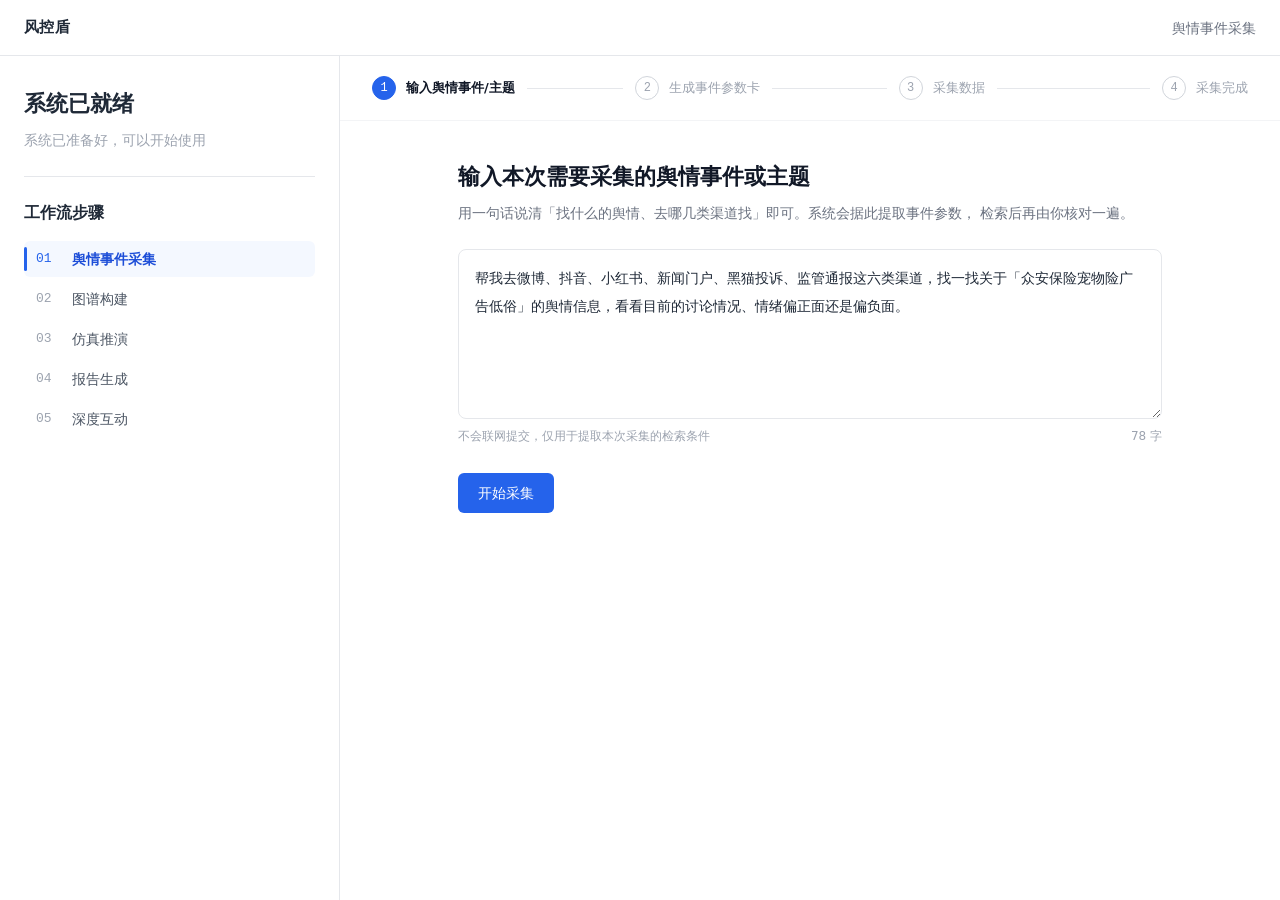
<file: demo/index.html>
<!DOCTYPE html>
<html lang="zh-CN">
<head>
<meta charset="utf-8">
<meta name="viewport" content="width=device-width, initial-scale=1">
<title>风控盾 · 舆情事件</title>
<!-- ★ 这里用的是**相对**路径（不是 /demo.css 那种绝对路径）：
     这样这一页无论被后端挂在 /demo/ 上，还是直接双击用 file:// 打开，
     都能找到样式和脚本 —— demo 的目标就是"所有人都打得开"。

     ★ 页面自己的 js/css 就放在**同一层**：这样 url 以斜杠结尾时，
     `./` 永远指自己这一页。成品会改名成 index.html 放进 demo/ 目录，
     相对引用照样对得上，一个字符都不用动。 -->

<!-- 页签图标：内联的 data: URI，**不是外链**（PRD 要求离线可跑、不依赖公网）。
     这一行在每个 .html 壳里必须一模一样；不带它浏览器每开一页都去要一次
     /favicon.ico，然后 404。 -->
<link rel="icon" href="data:image/svg+xml,<svg xmlns='http://www.w3.org/2000/svg' viewBox='0 0 24 24'><path fill='rgb(24,144,255)' d='M12 2 4 5v6.2c0 4.8 3.3 9.1 8 10.8 4.7-1.7 8-6 8-10.8V5z'/></svg>">

<link rel="stylesheet" href="./demo.css">
</head>
<body>
<div id="app"></div>
<script src="./demo.js" defer></script>
</body>
</html>
</file>
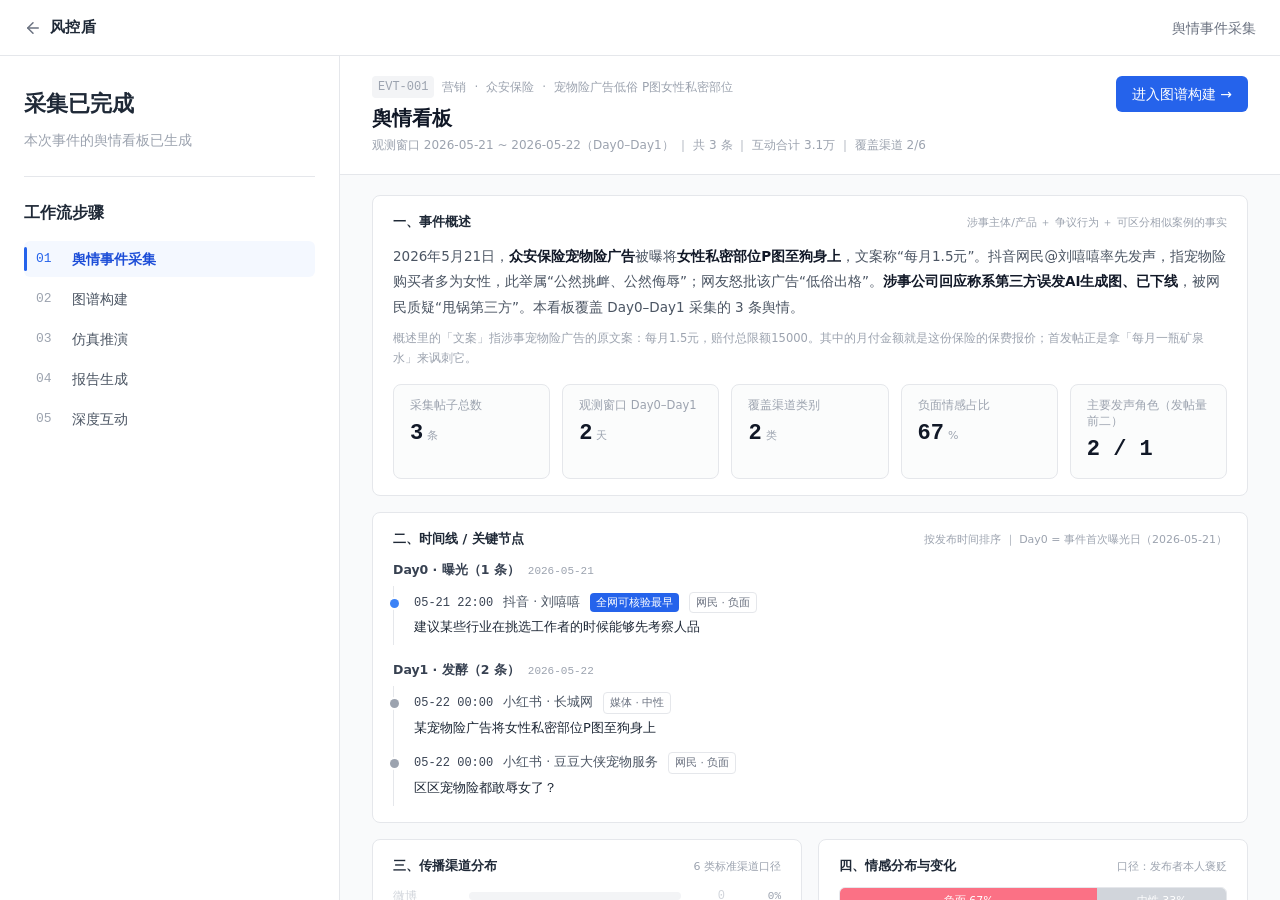
<file: demo/board/index.html>
<!DOCTYPE html>
<html lang="zh-CN">
<head>
<meta charset="utf-8">
<meta name="viewport" content="width=device-width, initial-scale=1">
<title>风控盾 · 舆情看板</title>
<!-- 与其它页同一套规则：**相对**路径、js/css 放在同一层，
     这样 http:// 与 file:// 两种挂载都打得开。见 step2/index.html 的注释。 -->

<link rel="icon" href="data:image/svg+xml,<svg xmlns='http://www.w3.org/2000/svg' viewBox='0 0 24 24'><path fill='rgb(24,144,255)' d='M12 2 4 5v6.2c0 4.8 3.3 9.1 8 10.8 4.7-1.7 8-6 8-10.8V5z'/></svg>">

<link rel="stylesheet" href="./board.css">
</head>
<body>
<div id="app"></div>
<script src="./board.js" defer></script>
</body>
</html>
</file>
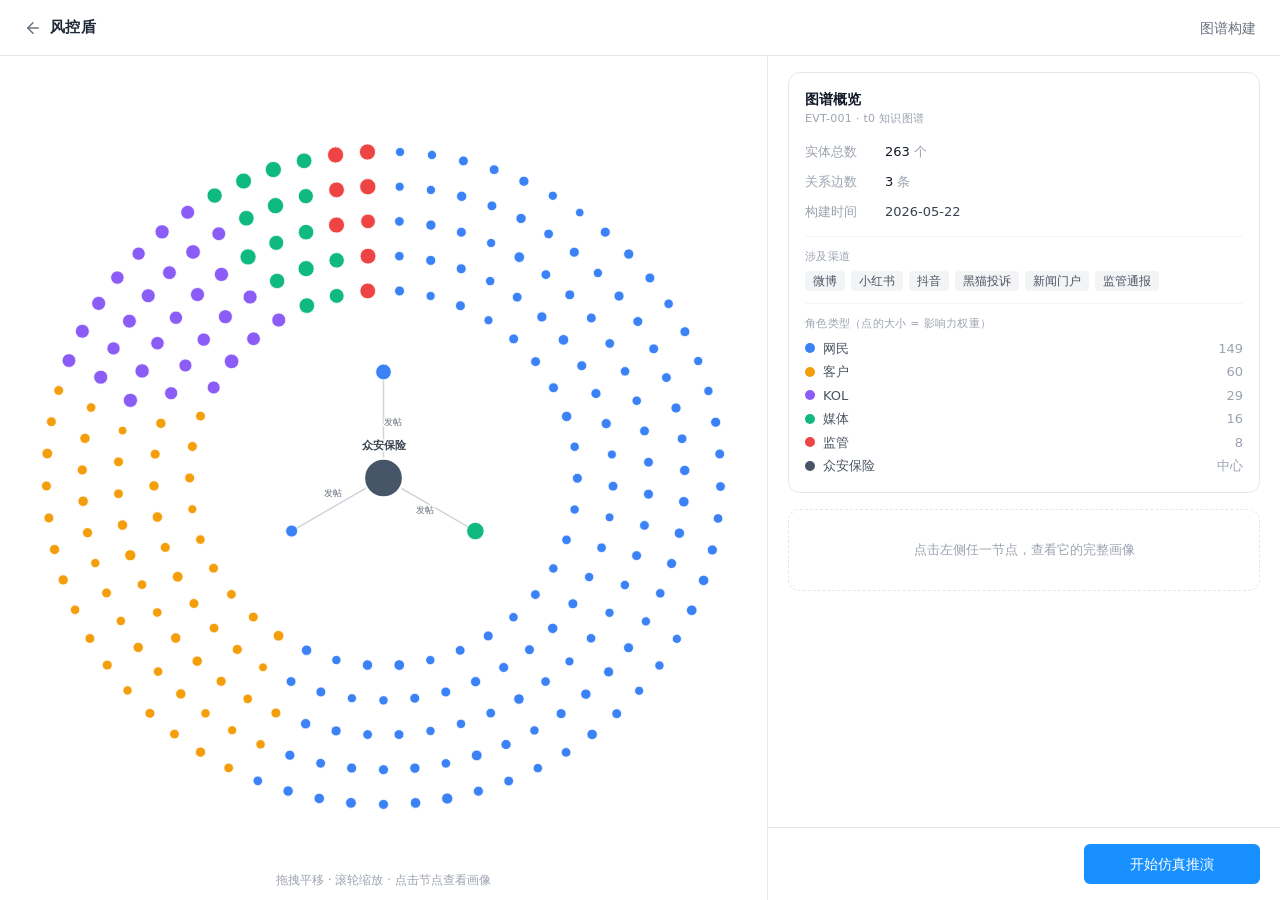
<file: demo/step2/index.html>
<!DOCTYPE html>
<html lang="zh-CN">
<head>
<meta charset="utf-8">
<meta name="viewport" content="width=device-width, initial-scale=1">
<title>风控盾 · 图谱构建</title>
<!-- ★ 这里用的是**相对**路径（不是 /step2.js 那种绝对路径）：
     同一份文件既被后端挂在 /demo/step2/，也要能直接双击用 file:// 打开。
     绝对路径只有前者能开 —— 而后端没起时，双击这条路是 demo 唯一的活路。

     ★ 页面自己的 js/css 就放在**同一层**（`./step2.js`，不是 `../step2.js`）：
     这样"每一页 url 以斜杠结尾"这条规则一立住，`./` 永远指自己这一页，
     五页可以无限往下加，谁也不用改谁。 -->

<!-- 页签图标：内联的 data: URI，**不是外链**（PRD 要求离线可跑、不依赖公网）。
     这一行在每个 .html 壳里必须一模一样；不带它浏览器每开一页都去要一次
     /favicon.ico，然后 404。 -->
<link rel="icon" href="data:image/svg+xml,<svg xmlns='http://www.w3.org/2000/svg' viewBox='0 0 24 24'><path fill='rgb(24,144,255)' d='M12 2 4 5v6.2c0 4.8 3.3 9.1 8 10.8 4.7-1.7 8-6 8-10.8V5z'/></svg>">

<link rel="stylesheet" href="./step2.css">
</head>
<body>
<div id="app"></div>
<script src="./step2.js" defer></script>
</body>
</html>
</file>
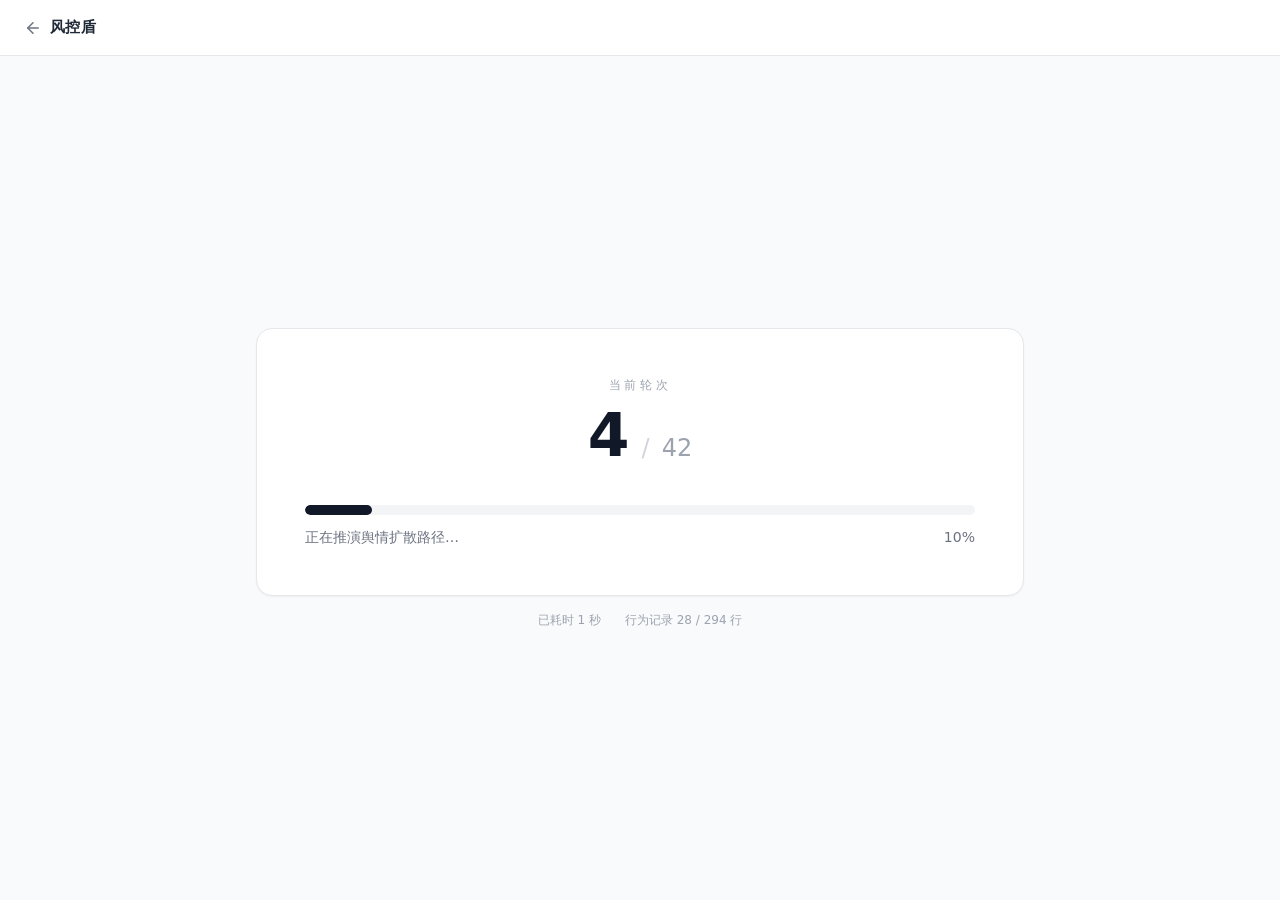
<file: demo/step3/index.html>
<!DOCTYPE html>
<html lang="zh-CN">
<head>
<meta charset="utf-8">
<meta name="viewport" content="width=device-width, initial-scale=1">
<title>风控盾 · 仿真推演</title>
<!-- ★ 这里用的是**相对**路径（不是 /step3.js 那种绝对路径）：
     同一份文件既被后端挂在 /demo/step3/，也要能直接双击用 file:// 打开。
     绝对路径只有前者能开 —— 而后端没起时，双击这条路是 demo 唯一的活路。

     ★ 页面自己的 js/css 就放在**同一层**（`./step3.js`，不是 `../step3.js`）：
     这样"每一页 url 以斜杠结尾"这条规则一立住，`./` 永远指自己这一页，
     五页可以无限往下加，谁也不用改谁。

     ★ 本目录里另外两个文件（`report.html` / `echarts.min.js`）**不在这里引**：
     报告是阶段二由 iframe 按 `./report.html` 加载的 —— 页面壳只管自己。
     report.html 由构建从「事件\EVT-001\」拷来，只把里面那一行 ECharts
     外链换成本层的 `./echarts.min.js`，其余逐位照抄。 -->

<!-- 页签图标：内联的 data: URI，**不是外链**（PRD 要求离线可跑、不依赖公网）。
     这一行在每个 .html 壳里必须一模一样；不带它浏览器每开一页都去要一次
     /favicon.ico，然后 404。 -->
<link rel="icon" href="data:image/svg+xml,<svg xmlns='http://www.w3.org/2000/svg' viewBox='0 0 24 24'><path fill='rgb(24,144,255)' d='M12 2 4 5v6.2c0 4.8 3.3 9.1 8 10.8 4.7-1.7 8-6 8-10.8V5z'/></svg>">

<link rel="stylesheet" href="./step3.css">
</head>
<body>
<div id="app"></div>
<script src="./step3.js" defer></script>
</body>
</html>
</file>
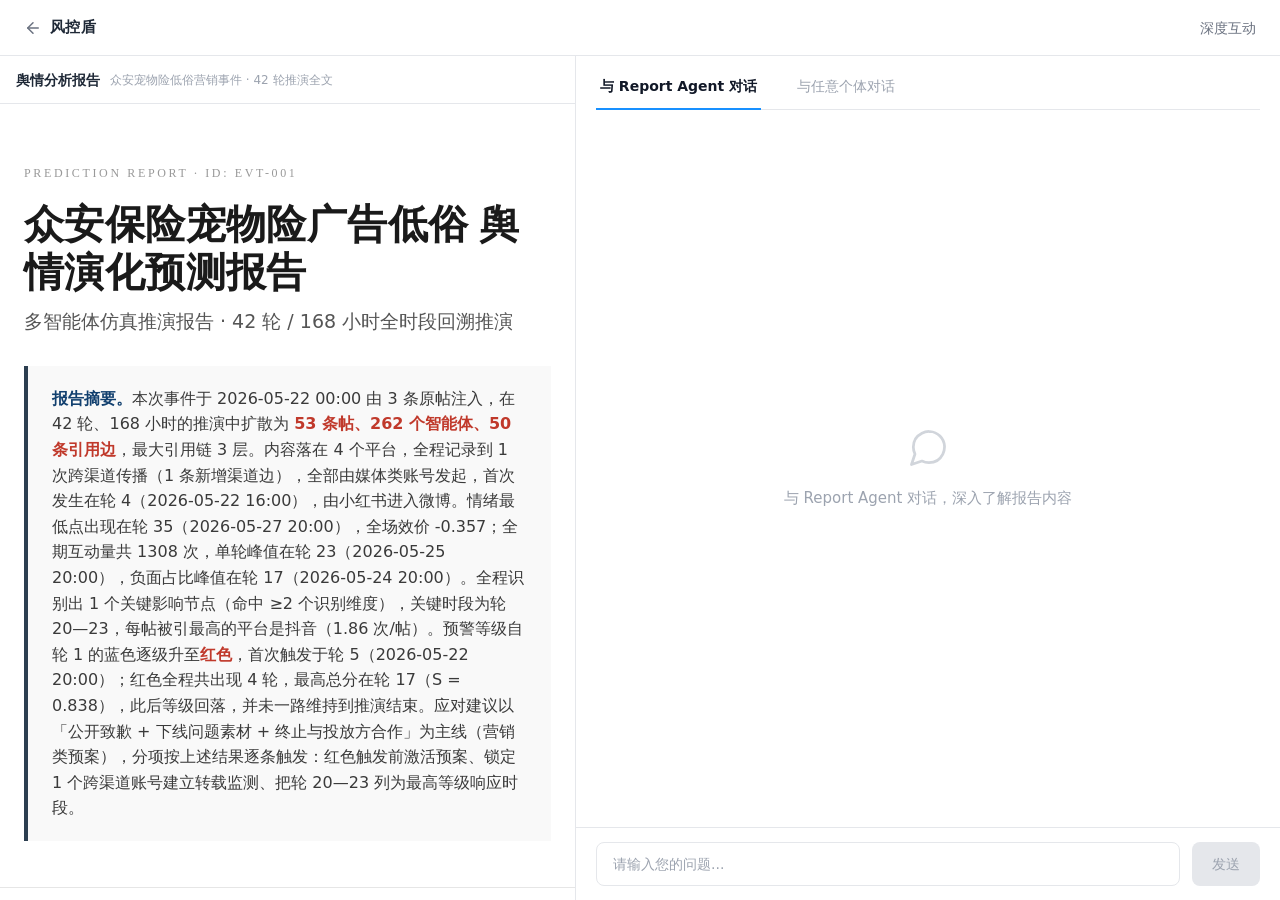
<file: demo/step5/index.html>
<!DOCTYPE html>
<html lang="zh-CN">
<head>
<meta charset="utf-8">
<meta name="viewport" content="width=device-width, initial-scale=1">
<title>风控盾 · 深度互动</title>
<!-- ★ 这里用的是**相对**路径（不是 /step5.js 那种绝对路径）：
     同一份文件既被后端挂在 /demo/step5/，也要能直接双击用 file:// 打开。
     绝对路径只有前者能开 —— 而后端没起时，双击这条路是 demo 唯一的活路。

     ★ 页面自己的 js/css 就放在**同一层**（`./step5.js`，不是 `../step5.js`）：
     这样"每一页 url 以斜杠结尾"这条规则一立住，`./` 永远指自己这一页。

     ★ 目录叫 step5 而不是 step4，是**跟着工作流步骤号走的**（05 深度互动）：
     第 04 步「报告生成」的内容目前还住在 step3 那一页里（进度跑满后报告就铺开），
     将来真要单独拆一页出来，它落在 step4/ 就行，这一页不用改名字。 -->

<!-- 页签图标：内联的 data: URI，**不是外链**（PRD 要求离线可跑、不依赖公网）。
     这一行在每个 .html 壳里必须一模一样；不带它浏览器每开一页都去要一次
     /favicon.ico，然后 404。 -->
<link rel="icon" href="data:image/svg+xml,<svg xmlns='http://www.w3.org/2000/svg' viewBox='0 0 24 24'><path fill='rgb(24,144,255)' d='M12 2 4 5v6.2c0 4.8 3.3 9.1 8 10.8 4.7-1.7 8-6 8-10.8V5z'/></svg>">

<link rel="stylesheet" href="./step5.css">
</head>
<body>
<div id="app"></div>
<script src="./step5.js" defer></script>
</body>
</html>
</file>
<file: demo/demo.css>
*,:after,:before{--tw-border-spacing-x:0;--tw-border-spacing-y:0;--tw-translate-x:0;--tw-translate-y:0;--tw-rotate:0;--tw-skew-x:0;--tw-skew-y:0;--tw-scale-x:1;--tw-scale-y:1;--tw-pan-x: ;--tw-pan-y: ;--tw-pinch-zoom: ;--tw-scroll-snap-strictness:proximity;--tw-gradient-from-position: ;--tw-gradient-via-position: ;--tw-gradient-to-position: ;--tw-ordinal: ;--tw-slashed-zero: ;--tw-numeric-figure: ;--tw-numeric-spacing: ;--tw-numeric-fraction: ;--tw-ring-inset: ;--tw-ring-offset-width:0px;--tw-ring-offset-color:#fff;--tw-ring-color:rgba(59,130,246,.5);--tw-ring-offset-shadow:0 0 #0000;--tw-ring-shadow:0 0 #0000;--tw-shadow:0 0 #0000;--tw-shadow-colored:0 0 #0000;--tw-blur: ;--tw-brightness: ;--tw-contrast: ;--tw-grayscale: ;--tw-hue-rotate: ;--tw-invert: ;--tw-saturate: ;--tw-sepia: ;--tw-drop-shadow: ;--tw-backdrop-blur: ;--tw-backdrop-brightness: ;--tw-backdrop-contrast: ;--tw-backdrop-grayscale: ;--tw-backdrop-hue-rotate: ;--tw-backdrop-invert: ;--tw-backdrop-opacity: ;--tw-backdrop-saturate: ;--tw-backdrop-sepia: ;--tw-contain-size: ;--tw-contain-layout: ;--tw-contain-paint: ;--tw-contain-style: }::backdrop{--tw-border-spacing-x:0;--tw-border-spacing-y:0;--tw-translate-x:0;--tw-translate-y:0;--tw-rotate:0;--tw-skew-x:0;--tw-skew-y:0;--tw-scale-x:1;--tw-scale-y:1;--tw-pan-x: ;--tw-pan-y: ;--tw-pinch-zoom: ;--tw-scroll-snap-strictness:proximity;--tw-gradient-from-position: ;--tw-gradient-via-position: ;--tw-gradient-to-position: ;--tw-ordinal: ;--tw-slashed-zero: ;--tw-numeric-figure: ;--tw-numeric-spacing: ;--tw-numeric-fraction: ;--tw-ring-inset: ;--tw-ring-offset-width:0px;--tw-ring-offset-color:#fff;--tw-ring-color:rgba(59,130,246,.5);--tw-ring-offset-shadow:0 0 #0000;--tw-ring-shadow:0 0 #0000;--tw-shadow:0 0 #0000;--tw-shadow-colored:0 0 #0000;--tw-blur: ;--tw-brightness: ;--tw-contrast: ;--tw-grayscale: ;--tw-hue-rotate: ;--tw-invert: ;--tw-saturate: ;--tw-sepia: ;--tw-drop-shadow: ;--tw-backdrop-blur: ;--tw-backdrop-brightness: ;--tw-backdrop-contrast: ;--tw-backdrop-grayscale: ;--tw-backdrop-hue-rotate: ;--tw-backdrop-invert: ;--tw-backdrop-opacity: ;--tw-backdrop-saturate: ;--tw-backdrop-sepia: ;--tw-contain-size: ;--tw-contain-layout: ;--tw-contain-paint: ;--tw-contain-style: }
/*! tailwindcss v3.4.19 | MIT License | https://tailwindcss.com*/*,:after,:before{box-sizing:border-box;border:0 solid #e5e7eb}:after,:before{--tw-content:""}:host,html{line-height:1.5;-webkit-text-size-adjust:100%;-moz-tab-size:4;-o-tab-size:4;tab-size:4;font-family:ui-sans-serif,system-ui,sans-serif,Apple Color Emoji,Segoe UI Emoji,Segoe UI Symbol,Noto Color Emoji;font-feature-settings:normal;font-variation-settings:normal;-webkit-tap-highlight-color:transparent}body{line-height:inherit}hr{height:0;color:inherit;border-top-width:1px}abbr:where([title]){-webkit-text-decoration:underline dotted;text-decoration:underline dotted}h1,h2,h3,h4,h5,h6{font-size:inherit;font-weight:inherit}a{color:inherit;text-decoration:inherit}b,strong{font-weight:bolder}code,kbd,pre,samp{font-family:ui-monospace,SFMono-Regular,Menlo,Monaco,Consolas,Liberation Mono,Courier New,monospace;font-feature-settings:normal;font-variation-settings:normal;font-size:1em}small{font-size:80%}sub,sup{font-size:75%;line-height:0;position:relative;vertical-align:baseline}sub{bottom:-.25em}sup{top:-.5em}table{text-indent:0;border-color:inherit;border-collapse:collapse}button,input,optgroup,select,textarea{font-family:inherit;font-feature-settings:inherit;font-variation-settings:inherit;font-size:100%;font-weight:inherit;line-height:inherit;letter-spacing:inherit;color:inherit;margin:0;padding:0}button,select{text-transform:none}button,input:where([type=button]),input:where([type=reset]),input:where([type=submit]){-webkit-appearance:button;background-color:transparent;background-image:none}:-moz-focusring{outline:auto}:-moz-ui-invalid{box-shadow:none}progress{vertical-align:baseline}::-webkit-inner-spin-button,::-webkit-outer-spin-button{height:auto}[type=search]{-webkit-appearance:textfield;outline-offset:-2px}::-webkit-search-decoration{-webkit-appearance:none}::-webkit-file-upload-button{-webkit-appearance:button;font:inherit}summary{display:list-item}blockquote,dd,dl,figure,h1,h2,h3,h4,h5,h6,hr,p,pre{margin:0}fieldset{margin:0}fieldset,legend{padding:0}menu,ol,ul{list-style:none;margin:0;padding:0}dialog{padding:0}textarea{resize:vertical}input::-moz-placeholder,textarea::-moz-placeholder{opacity:1;color:#9ca3af}input::placeholder,textarea::placeholder{opacity:1;color:#9ca3af}[role=button],button{cursor:pointer}:disabled{cursor:default}audio,canvas,embed,iframe,img,object,svg,video{display:block;vertical-align:middle}img,video{max-width:100%;height:auto}[hidden]:where(:not([hidden=until-found])){display:none}.pointer-events-none{pointer-events:none}.fixed{position:fixed}.absolute{position:absolute}.relative{position:relative}.sticky{position:sticky}.inset-0{inset:0}.inset-x-0{left:0;right:0}.-left-\[24\.5px\]{left:-24.5px}.bottom-1\.5{bottom:.375rem}.bottom-3{bottom:.75rem}.left-0{left:0}.left-1\/2{left:50%}.top-0{top:0}.top-1\.5{top:.375rem}.top-6{top:1.5rem}.top-\[13px\]{top:13px}.top-\[9px\]{top:9px}.z-20{z-index:20}.z-50{z-index:50}.-mx-1{margin-left:-.25rem;margin-right:-.25rem}.mx-1{margin-left:.25rem;margin-right:.25rem}.mx-3{margin-left:.75rem;margin-right:.75rem}.mx-auto{margin-left:auto;margin-right:auto}.my-6{margin-top:1.5rem;margin-bottom:1.5rem}.-mb-px{margin-bottom:-1px}.-ml-1{margin-left:-.25rem}.mb-1{margin-bottom:.25rem}.mb-1\.5{margin-bottom:.375rem}.mb-2{margin-bottom:.5rem}.mb-3{margin-bottom:.75rem}.ml-auto{margin-left:auto}.mt-0\.5{margin-top:.125rem}.mt-1{margin-top:.25rem}.mt-1\.5{margin-top:.375rem}.mt-10{margin-top:2.5rem}.mt-2{margin-top:.5rem}.mt-2\.5{margin-top:.625rem}.mt-3{margin-top:.75rem}.mt-4{margin-top:1rem}.mt-5{margin-top:1.25rem}.mt-6{margin-top:1.5rem}.mt-7{margin-top:1.75rem}.mt-8{margin-top:2rem}.line-clamp-2{overflow:hidden;display:-webkit-box;-webkit-box-orient:vertical;-webkit-line-clamp:2}.block{display:block}.inline-block{display:inline-block}.flex{display:flex}.inline-flex{display:inline-flex}.table{display:table}.grid{display:grid}.hidden{display:none}.h-1{height:.25rem}.h-1\.5{height:.375rem}.h-10{height:2.5rem}.h-11{height:2.75rem}.h-12{height:3rem}.h-14{height:3.5rem}.h-2{height:.5rem}.h-2\.5{height:.625rem}.h-3{height:.75rem}.h-3\.5{height:.875rem}.h-4{height:1rem}.h-5{height:1.25rem}.h-6{height:1.5rem}.h-7{height:1.75rem}.h-9{height:2.25rem}.h-\[184px\]{height:184px}.h-\[2px\]{height:2px}.h-\[9px\]{height:9px}.h-auto{height:auto}.h-full{height:100%}.h-px{height:1px}.h-screen{height:100vh}.min-h-0{min-height:0}.min-h-full{min-height:100%}.w-1{width:.25rem}.w-1\.5{width:.375rem}.w-10{width:2.5rem}.w-11{width:2.75rem}.w-16{width:4rem}.w-2{width:.5rem}.w-2\.5{width:.625rem}.w-3{width:.75rem}.w-3\.5{width:.875rem}.w-4{width:1rem}.w-5{width:1.25rem}.w-6{width:1.5rem}.w-7{width:1.75rem}.w-8{width:2rem}.w-9{width:2.25rem}.w-\[132px\]{width:132px}.w-\[176px\]{width:176px}.w-\[27\%\]{width:27%}.w-\[3px\]{width:3px}.w-\[40\%\]{width:40%}.w-\[45\%\]{width:45%}.w-\[52px\]{width:52px}.w-\[56px\]{width:56px}.w-\[64px\]{width:64px}.w-\[68px\]{width:68px}.w-\[76px\]{width:76px}.w-\[96px\]{width:96px}.w-\[9px\]{width:9px}.w-full{width:100%}.min-w-0{min-width:0}.min-w-\[16px\]{min-width:16px}.min-w-\[248px\]{min-width:248px}.min-w-\[960px\]{min-width:960px}.max-w-3xl{max-width:48rem}.max-w-\[1180px\]{max-width:1180px}.max-w-\[340px\]{max-width:340px}.max-w-\[680px\]{max-width:680px}.max-w-\[88\%\]{max-width:88%}.max-w-lg{max-width:32rem}.flex-1{flex:1 1 0%}.shrink-0{flex-shrink:0}.border-collapse{border-collapse:collapse}.-translate-x-1\/2{--tw-translate-x:-50%}.-translate-x-1\/2,.transform{transform:translate(var(--tw-translate-x),var(--tw-translate-y)) rotate(var(--tw-rotate)) skewX(var(--tw-skew-x)) skewY(var(--tw-skew-y)) scaleX(var(--tw-scale-x)) scaleY(var(--tw-scale-y))}@keyframes pulse{50%{opacity:.5}}.animate-pulse{animation:pulse 2s cubic-bezier(.4,0,.6,1) infinite}@keyframes spin{to{transform:rotate(1turn)}}.animate-spin{animation:spin 1s linear infinite}.cursor-grab{cursor:grab}.cursor-grabbing{cursor:grabbing}.cursor-help{cursor:help}.cursor-not-allowed{cursor:not-allowed}.cursor-pointer{cursor:pointer}.touch-none{touch-action:none}.select-none{-webkit-user-select:none;-moz-user-select:none;user-select:none}.resize-y{resize:vertical}.resize{resize:both}.appearance-none{-webkit-appearance:none;-moz-appearance:none;appearance:none}.grid-cols-1{grid-template-columns:repeat(1,minmax(0,1fr))}.grid-cols-2{grid-template-columns:repeat(2,minmax(0,1fr))}.flex-col{flex-direction:column}.flex-wrap{flex-wrap:wrap}.items-start{align-items:flex-start}.items-center{align-items:center}.items-baseline{align-items:baseline}.justify-start{justify-content:flex-start}.justify-end{justify-content:flex-end}.justify-center{justify-content:center}.justify-between{justify-content:space-between}.gap-1{gap:.25rem}.gap-1\.5{gap:.375rem}.gap-2{gap:.5rem}.gap-2\.5{gap:.625rem}.gap-3{gap:.75rem}.gap-3\.5{gap:.875rem}.gap-4{gap:1rem}.gap-5{gap:1.25rem}.gap-6{gap:1.5rem}.gap-8{gap:2rem}.gap-x-2\.5{-moz-column-gap:.625rem;column-gap:.625rem}.gap-x-3{-moz-column-gap:.75rem;column-gap:.75rem}.gap-x-4{-moz-column-gap:1rem;column-gap:1rem}.gap-x-5{-moz-column-gap:1.25rem;column-gap:1.25rem}.gap-x-6{-moz-column-gap:1.5rem;column-gap:1.5rem}.gap-y-1{row-gap:.25rem}.gap-y-1\.5{row-gap:.375rem}.gap-y-2{row-gap:.5rem}.gap-y-3{row-gap:.75rem}.gap-y-5{row-gap:1.25rem}.space-y-0\.5>:not([hidden])~:not([hidden]){--tw-space-y-reverse:0;margin-top:calc(.125rem*(1 - var(--tw-space-y-reverse)));margin-bottom:calc(.125rem*var(--tw-space-y-reverse))}.space-y-1>:not([hidden])~:not([hidden]){--tw-space-y-reverse:0;margin-top:calc(.25rem*(1 - var(--tw-space-y-reverse)));margin-bottom:calc(.25rem*var(--tw-space-y-reverse))}.space-y-1\.5>:not([hidden])~:not([hidden]){--tw-space-y-reverse:0;margin-top:calc(.375rem*(1 - var(--tw-space-y-reverse)));margin-bottom:calc(.375rem*var(--tw-space-y-reverse))}.space-y-2>:not([hidden])~:not([hidden]){--tw-space-y-reverse:0;margin-top:calc(.5rem*(1 - var(--tw-space-y-reverse)));margin-bottom:calc(.5rem*var(--tw-space-y-reverse))}.space-y-2\.5>:not([hidden])~:not([hidden]){--tw-space-y-reverse:0;margin-top:calc(.625rem*(1 - var(--tw-space-y-reverse)));margin-bottom:calc(.625rem*var(--tw-space-y-reverse))}.space-y-3>:not([hidden])~:not([hidden]){--tw-space-y-reverse:0;margin-top:calc(.75rem*(1 - var(--tw-space-y-reverse)));margin-bottom:calc(.75rem*var(--tw-space-y-reverse))}.space-y-3\.5>:not([hidden])~:not([hidden]){--tw-space-y-reverse:0;margin-top:calc(.875rem*(1 - var(--tw-space-y-reverse)));margin-bottom:calc(.875rem*var(--tw-space-y-reverse))}.space-y-4>:not([hidden])~:not([hidden]){--tw-space-y-reverse:0;margin-top:calc(1rem*(1 - var(--tw-space-y-reverse)));margin-bottom:calc(1rem*var(--tw-space-y-reverse))}.divide-x>:not([hidden])~:not([hidden]){--tw-divide-x-reverse:0;border-right-width:calc(1px*var(--tw-divide-x-reverse));border-left-width:calc(1px*(1 - var(--tw-divide-x-reverse)))}.divide-gray-100>:not([hidden])~:not([hidden]){--tw-divide-opacity:1;border-color:rgb(243 244 246/var(--tw-divide-opacity,1))}.overflow-hidden{overflow:hidden}.overflow-x-auto{overflow-x:auto}.overflow-y-auto{overflow-y:auto}.truncate{overflow:hidden;text-overflow:ellipsis}.truncate,.whitespace-nowrap{white-space:nowrap}.whitespace-pre-wrap{white-space:pre-wrap}.break-words{overflow-wrap:break-word}.rounded{border-radius:.25rem}.rounded-2xl{border-radius:1rem}.rounded-full{border-radius:9999px}.rounded-lg{border-radius:.5rem}.rounded-md{border-radius:.375rem}.rounded-sm{border-radius:.125rem}.rounded-xl{border-radius:.75rem}.rounded-bl-md{border-bottom-left-radius:.375rem}.rounded-br-md{border-bottom-right-radius:.375rem}.border{border-width:1px}.border-0{border-width:0}.border-2{border-width:2px}.border-b{border-bottom-width:1px}.border-b-2{border-bottom-width:2px}.border-l{border-left-width:1px}.border-r{border-right-width:1px}.border-t{border-top-width:1px}.border-dashed{border-style:dashed}.border-amber-300{--tw-border-opacity:1;border-color:rgb(252 211 77/var(--tw-border-opacity,1))}.border-blue-600{--tw-border-opacity:1;border-color:rgb(37 99 235/var(--tw-border-opacity,1))}.border-brand{--tw-border-opacity:1;border-color:rgb(24 144 255/var(--tw-border-opacity,1))}.border-brand\/20{border-color:rgba(24,144,255,.2)}.border-gray-100{--tw-border-opacity:1;border-color:rgb(243 244 246/var(--tw-border-opacity,1))}.border-gray-200{--tw-border-opacity:1;border-color:rgb(229 231 235/var(--tw-border-opacity,1))}.border-gray-300{--tw-border-opacity:1;border-color:rgb(209 213 219/var(--tw-border-opacity,1))}.border-gray-400{--tw-border-opacity:1;border-color:rgb(156 163 175/var(--tw-border-opacity,1))}.border-gray-50{--tw-border-opacity:1;border-color:rgb(249 250 251/var(--tw-border-opacity,1))}.border-orange-200{--tw-border-opacity:1;border-color:rgb(254 215 170/var(--tw-border-opacity,1))}.border-red-200{--tw-border-opacity:1;border-color:rgb(254 202 202/var(--tw-border-opacity,1))}.border-transparent{border-color:transparent}.border-t-brand{--tw-border-opacity:1;border-top-color:rgb(24 144 255/var(--tw-border-opacity,1))}.bg-blue-300{--tw-bg-opacity:1;background-color:rgb(147 197 253/var(--tw-bg-opacity,1))}.bg-blue-400{--tw-bg-opacity:1;background-color:rgb(96 165 250/var(--tw-bg-opacity,1))}.bg-blue-50{--tw-bg-opacity:1;background-color:rgb(239 246 255/var(--tw-bg-opacity,1))}.bg-blue-50\/70{background-color:rgba(239,246,255,.7)}.bg-blue-500{--tw-bg-opacity:1;background-color:rgb(59 130 246/var(--tw-bg-opacity,1))}.bg-blue-600{--tw-bg-opacity:1;background-color:rgb(37 99 235/var(--tw-bg-opacity,1))}.bg-brand{--tw-bg-opacity:1;background-color:rgb(24 144 255/var(--tw-bg-opacity,1))}.bg-brand-soft{--tw-bg-opacity:1;background-color:rgb(230 244 255/var(--tw-bg-opacity,1))}.bg-emerald-400{--tw-bg-opacity:1;background-color:rgb(52 211 153/var(--tw-bg-opacity,1))}.bg-emerald-50{--tw-bg-opacity:1;background-color:rgb(236 253 245/var(--tw-bg-opacity,1))}.bg-gray-100{--tw-bg-opacity:1;background-color:rgb(243 244 246/var(--tw-bg-opacity,1))}.bg-gray-200{--tw-bg-opacity:1;background-color:rgb(229 231 235/var(--tw-bg-opacity,1))}.bg-gray-300{--tw-bg-opacity:1;background-color:rgb(209 213 219/var(--tw-bg-opacity,1))}.bg-gray-400{--tw-bg-opacity:1;background-color:rgb(156 163 175/var(--tw-bg-opacity,1))}.bg-gray-50{--tw-bg-opacity:1;background-color:rgb(249 250 251/var(--tw-bg-opacity,1))}.bg-gray-50\/60{background-color:rgba(249,250,251,.6)}.bg-gray-900{--tw-bg-opacity:1;background-color:rgb(17 24 39/var(--tw-bg-opacity,1))}.bg-gray-900\/40{background-color:rgba(17,24,39,.4)}.bg-orange-100{--tw-bg-opacity:1;background-color:rgb(255 237 213/var(--tw-bg-opacity,1))}.bg-orange-50{--tw-bg-opacity:1;background-color:rgb(255 247 237/var(--tw-bg-opacity,1))}.bg-orange-500{--tw-bg-opacity:1;background-color:rgb(249 115 22/var(--tw-bg-opacity,1))}.bg-red-100{--tw-bg-opacity:1;background-color:rgb(254 226 226/var(--tw-bg-opacity,1))}.bg-red-50{--tw-bg-opacity:1;background-color:rgb(254 242 242/var(--tw-bg-opacity,1))}.bg-red-500{--tw-bg-opacity:1;background-color:rgb(239 68 68/var(--tw-bg-opacity,1))}.bg-red-600{--tw-bg-opacity:1;background-color:rgb(220 38 38/var(--tw-bg-opacity,1))}.bg-rose-400{--tw-bg-opacity:1;background-color:rgb(251 113 133/var(--tw-bg-opacity,1))}.bg-rose-50{--tw-bg-opacity:1;background-color:rgb(255 241 242/var(--tw-bg-opacity,1))}.bg-transparent{background-color:transparent}.bg-white{--tw-bg-opacity:1;background-color:rgb(255 255 255/var(--tw-bg-opacity,1))}.p-1{padding:.25rem}.p-3{padding:.75rem}.p-4{padding:1rem}.p-6{padding:1.5rem}.px-1{padding-left:.25rem;padding-right:.25rem}.px-1\.5{padding-left:.375rem;padding-right:.375rem}.px-2{padding-left:.5rem;padding-right:.5rem}.px-2\.5{padding-left:.625rem;padding-right:.625rem}.px-3{padding-left:.75rem;padding-right:.75rem}.px-3\.5{padding-left:.875rem;padding-right:.875rem}.px-4{padding-left:1rem;padding-right:1rem}.px-5{padding-left:1.25rem;padding-right:1.25rem}.px-6{padding-left:1.5rem;padding-right:1.5rem}.px-8{padding-left:2rem;padding-right:2rem}.py-0\.5{padding-top:.125rem;padding-bottom:.125rem}.py-1{padding-top:.25rem;padding-bottom:.25rem}.py-1\.5{padding-top:.375rem;padding-bottom:.375rem}.py-10{padding-top:2.5rem;padding-bottom:2.5rem}.py-12{padding-top:3rem;padding-bottom:3rem}.py-2{padding-top:.5rem;padding-bottom:.5rem}.py-2\.5{padding-top:.625rem;padding-bottom:.625rem}.py-3{padding-top:.75rem;padding-bottom:.75rem}.py-3\.5{padding-top:.875rem;padding-bottom:.875rem}.py-4{padding-top:1rem;padding-bottom:1rem}.py-5{padding-top:1.25rem;padding-bottom:1.25rem}.py-7{padding-top:1.75rem;padding-bottom:1.75rem}.py-8{padding-top:2rem;padding-bottom:2rem}.pb-12{padding-bottom:3rem}.pb-2{padding-bottom:.5rem}.pb-3{padding-bottom:.75rem}.pl-1{padding-left:.25rem}.pl-3{padding-left:.75rem}.pl-5{padding-left:1.25rem}.pr-2{padding-right:.5rem}.pr-2\.5{padding-right:.625rem}.pr-3{padding-right:.75rem}.pr-8{padding-right:2rem}.pt-1{padding-top:.25rem}.pt-2\.5{padding-top:.625rem}.pt-3{padding-top:.75rem}.pt-3\.5{padding-top:.875rem}.pt-4{padding-top:1rem}.pt-5{padding-top:1.25rem}.pt-6{padding-top:1.5rem}.text-left{text-align:left}.text-center{text-align:center}.text-right{text-align:right}.align-top{vertical-align:top}.font-mono{font-family:ui-monospace,SFMono-Regular,Menlo,Monaco,Consolas,Liberation Mono,Courier New,monospace}.text-2xl{font-size:1.5rem;line-height:2rem}.text-6xl{font-size:3.75rem;line-height:1}.text-\[10\.5px\]{font-size:10.5px}.text-\[11\.5px\]{font-size:11.5px}.text-\[11px\]{font-size:11px}.text-\[12\.5px\]{font-size:12.5px}.text-\[12px\]{font-size:12px}.text-\[13\.5px\]{font-size:13.5px}.text-\[13px\]{font-size:13px}.text-\[14px\]{font-size:14px}.text-\[15px\]{font-size:15px}.text-\[20px\]{font-size:20px}.text-\[22px\]{font-size:22px}.text-\[24px\]{font-size:24px}.text-base{font-size:1rem;line-height:1.5rem}.text-sm{font-size:.875rem;line-height:1.25rem}.text-xs{font-size:.75rem;line-height:1rem}.font-medium{font-weight:500}.font-semibold{font-weight:600}.tabular-nums{--tw-numeric-spacing:tabular-nums;font-variant-numeric:var(--tw-ordinal) var(--tw-slashed-zero) var(--tw-numeric-figure) var(--tw-numeric-spacing) var(--tw-numeric-fraction)}.leading-4{line-height:1rem}.leading-5{line-height:1.25rem}.leading-6{line-height:1.5rem}.leading-7{line-height:1.75rem}.leading-8{line-height:2rem}.leading-\[1\.75\]{line-height:1.75}.leading-\[1\.9\]{line-height:1.9}.leading-none{line-height:1}.leading-relaxed{line-height:1.625}.tracking-\[0\.3em\]{letter-spacing:.3em}.tracking-tight{letter-spacing:-.025em}.tracking-wide{letter-spacing:.025em}.text-amber-600{--tw-text-opacity:1;color:rgb(217 119 6/var(--tw-text-opacity,1))}.text-blue-500{--tw-text-opacity:1;color:rgb(59 130 246/var(--tw-text-opacity,1))}.text-blue-600{--tw-text-opacity:1;color:rgb(37 99 235/var(--tw-text-opacity,1))}.text-blue-700{--tw-text-opacity:1;color:rgb(29 78 216/var(--tw-text-opacity,1))}.text-brand{--tw-text-opacity:1;color:rgb(24 144 255/var(--tw-text-opacity,1))}.text-brand-active{--tw-text-opacity:1;color:rgb(9 109 217/var(--tw-text-opacity,1))}.text-emerald-600{--tw-text-opacity:1;color:rgb(5 150 105/var(--tw-text-opacity,1))}.text-gray-300{--tw-text-opacity:1;color:rgb(209 213 219/var(--tw-text-opacity,1))}.text-gray-400{--tw-text-opacity:1;color:rgb(156 163 175/var(--tw-text-opacity,1))}.text-gray-500{--tw-text-opacity:1;color:rgb(107 114 128/var(--tw-text-opacity,1))}.text-gray-600{--tw-text-opacity:1;color:rgb(75 85 99/var(--tw-text-opacity,1))}.text-gray-700{--tw-text-opacity:1;color:rgb(55 65 81/var(--tw-text-opacity,1))}.text-gray-800{--tw-text-opacity:1;color:rgb(31 41 55/var(--tw-text-opacity,1))}.text-gray-900{--tw-text-opacity:1;color:rgb(17 24 39/var(--tw-text-opacity,1))}.text-orange-700{--tw-text-opacity:1;color:rgb(194 65 12/var(--tw-text-opacity,1))}.text-red-500{--tw-text-opacity:1;color:rgb(239 68 68/var(--tw-text-opacity,1))}.text-red-700{--tw-text-opacity:1;color:rgb(185 28 28/var(--tw-text-opacity,1))}.text-rose-600{--tw-text-opacity:1;color:rgb(225 29 72/var(--tw-text-opacity,1))}.text-white{--tw-text-opacity:1;color:rgb(255 255 255/var(--tw-text-opacity,1))}.opacity-70{opacity:.7}.shadow-lg{--tw-shadow:0 10px 15px -3px rgba(0,0,0,.1),0 4px 6px -4px rgba(0,0,0,.1);--tw-shadow-colored:0 10px 15px -3px var(--tw-shadow-color),0 4px 6px -4px var(--tw-shadow-color)}.shadow-lg,.shadow-sm{box-shadow:var(--tw-ring-offset-shadow,0 0 #0000),var(--tw-ring-shadow,0 0 #0000),var(--tw-shadow)}.shadow-sm{--tw-shadow:0 1px 2px 0 rgba(0,0,0,.05);--tw-shadow-colored:0 1px 2px 0 var(--tw-shadow-color)}.shadow-xl{--tw-shadow:0 20px 25px -5px rgba(0,0,0,.1),0 8px 10px -6px rgba(0,0,0,.1);--tw-shadow-colored:0 20px 25px -5px var(--tw-shadow-color),0 8px 10px -6px var(--tw-shadow-color);box-shadow:var(--tw-ring-offset-shadow,0 0 #0000),var(--tw-ring-shadow,0 0 #0000),var(--tw-shadow)}.outline-none{outline:2px solid transparent;outline-offset:2px}.ring-2{--tw-ring-offset-shadow:var(--tw-ring-inset) 0 0 0 var(--tw-ring-offset-width) var(--tw-ring-offset-color);--tw-ring-shadow:var(--tw-ring-inset) 0 0 0 calc(2px + var(--tw-ring-offset-width)) var(--tw-ring-color)}.ring-2,.ring-4{box-shadow:var(--tw-ring-offset-shadow),var(--tw-ring-shadow),var(--tw-shadow,0 0 #0000)}.ring-4{--tw-ring-offset-shadow:var(--tw-ring-inset) 0 0 0 var(--tw-ring-offset-width) var(--tw-ring-offset-color);--tw-ring-shadow:var(--tw-ring-inset) 0 0 0 calc(4px + var(--tw-ring-offset-width)) var(--tw-ring-color)}.ring-gray-100{--tw-ring-opacity:1;--tw-ring-color:rgb(243 244 246/var(--tw-ring-opacity,1))}.ring-white{--tw-ring-opacity:1;--tw-ring-color:rgb(255 255 255/var(--tw-ring-opacity,1))}.filter{filter:var(--tw-blur) var(--tw-brightness) var(--tw-contrast) var(--tw-grayscale) var(--tw-hue-rotate) var(--tw-invert) var(--tw-saturate) var(--tw-sepia) var(--tw-drop-shadow)}.transition{transition-property:color,background-color,border-color,text-decoration-color,fill,stroke,opacity,box-shadow,transform,filter,-webkit-backdrop-filter;transition-property:color,background-color,border-color,text-decoration-color,fill,stroke,opacity,box-shadow,transform,filter,backdrop-filter;transition-property:color,background-color,border-color,text-decoration-color,fill,stroke,opacity,box-shadow,transform,filter,backdrop-filter,-webkit-backdrop-filter;transition-timing-function:cubic-bezier(.4,0,.2,1);transition-duration:.15s}.transition-\[width\]{transition-property:width;transition-timing-function:cubic-bezier(.4,0,.2,1);transition-duration:.15s}.transition-colors{transition-property:color,background-color,border-color,text-decoration-color,fill,stroke;transition-timing-function:cubic-bezier(.4,0,.2,1)}.duration-150,.transition-colors{transition-duration:.15s}.duration-300{transition-duration:.3s}.ease-out{transition-timing-function:cubic-bezier(0,0,.2,1)}#app,body,html{height:100%}body{margin:0;font-family:PingFang SC,Microsoft YaHei,Segoe UI,system-ui,sans-serif;-webkit-font-smoothing:antialiased}@keyframes demoFadeIn{0%{opacity:0;transform:translateY(6px)}to{opacity:1;transform:none}}.demo-fade{animation:demoFadeIn .22s ease-out both}@media (prefers-reduced-motion:reduce){.demo-fade{animation:none}}.placeholder\:text-gray-300::-moz-placeholder{--tw-text-opacity:1;color:rgb(209 213 219/var(--tw-text-opacity,1))}.placeholder\:text-gray-300::placeholder{--tw-text-opacity:1;color:rgb(209 213 219/var(--tw-text-opacity,1))}.placeholder\:text-gray-400::-moz-placeholder{--tw-text-opacity:1;color:rgb(156 163 175/var(--tw-text-opacity,1))}.placeholder\:text-gray-400::placeholder{--tw-text-opacity:1;color:rgb(156 163 175/var(--tw-text-opacity,1))}.last\:flex-none:last-child{flex:none}.hover\:border-gray-300:hover{--tw-border-opacity:1;border-color:rgb(209 213 219/var(--tw-border-opacity,1))}.hover\:bg-blue-700:hover{--tw-bg-opacity:1;background-color:rgb(29 78 216/var(--tw-bg-opacity,1))}.hover\:bg-brand-hover:hover{--tw-bg-opacity:1;background-color:rgb(64 169 255/var(--tw-bg-opacity,1))}.hover\:bg-gray-100:hover{--tw-bg-opacity:1;background-color:rgb(243 244 246/var(--tw-bg-opacity,1))}.hover\:bg-gray-50:hover{--tw-bg-opacity:1;background-color:rgb(249 250 251/var(--tw-bg-opacity,1))}.hover\:bg-gray-50\/60:hover{background-color:rgba(249,250,251,.6)}.hover\:bg-gray-800:hover{--tw-bg-opacity:1;background-color:rgb(31 41 55/var(--tw-bg-opacity,1))}.hover\:bg-white\/60:hover{background-color:hsla(0,0%,100%,.6)}.hover\:text-blue-700:hover{--tw-text-opacity:1;color:rgb(29 78 216/var(--tw-text-opacity,1))}.hover\:text-brand:hover{--tw-text-opacity:1;color:rgb(24 144 255/var(--tw-text-opacity,1))}.hover\:text-gray-600:hover{--tw-text-opacity:1;color:rgb(75 85 99/var(--tw-text-opacity,1))}.hover\:text-gray-900:hover{--tw-text-opacity:1;color:rgb(17 24 39/var(--tw-text-opacity,1))}.hover\:underline:hover{text-decoration-line:underline}.hover\:opacity-100:hover{opacity:1}.focus\:border-blue-400:focus{--tw-border-opacity:1;border-color:rgb(96 165 250/var(--tw-border-opacity,1))}.focus\:border-brand:focus{--tw-border-opacity:1;border-color:rgb(24 144 255/var(--tw-border-opacity,1))}.focus\:outline-none:focus{outline:2px solid transparent;outline-offset:2px}.focus\:ring-2:focus{--tw-ring-offset-shadow:var(--tw-ring-inset) 0 0 0 var(--tw-ring-offset-width) var(--tw-ring-offset-color);--tw-ring-shadow:var(--tw-ring-inset) 0 0 0 calc(2px + var(--tw-ring-offset-width)) var(--tw-ring-color);box-shadow:var(--tw-ring-offset-shadow),var(--tw-ring-shadow),var(--tw-shadow,0 0 #0000)}.focus\:ring-blue-50:focus{--tw-ring-opacity:1;--tw-ring-color:rgb(239 246 255/var(--tw-ring-opacity,1))}.focus\:ring-brand-soft:focus{--tw-ring-opacity:1;--tw-ring-color:rgb(230 244 255/var(--tw-ring-opacity,1))}.focus-visible\:ring-2:focus-visible{--tw-ring-offset-shadow:var(--tw-ring-inset) 0 0 0 var(--tw-ring-offset-width) var(--tw-ring-offset-color);--tw-ring-shadow:var(--tw-ring-inset) 0 0 0 calc(2px + var(--tw-ring-offset-width)) var(--tw-ring-color);box-shadow:var(--tw-ring-offset-shadow),var(--tw-ring-shadow),var(--tw-shadow,0 0 #0000)}.focus-visible\:ring-brand\/40:focus-visible{--tw-ring-color:rgba(24,144,255,.4)}.active\:bg-brand-active:active{--tw-bg-opacity:1;background-color:rgb(9 109 217/var(--tw-bg-opacity,1))}.group:hover .group-hover\:text-gray-900{--tw-text-opacity:1;color:rgb(17 24 39/var(--tw-text-opacity,1))}@media (min-width:640px){.sm\:col-span-2{grid-column:span 2/span 2}.sm\:grid-cols-2{grid-template-columns:repeat(2,minmax(0,1fr))}.sm\:grid-cols-3{grid-template-columns:repeat(3,minmax(0,1fr))}.sm\:grid-cols-4{grid-template-columns:repeat(4,minmax(0,1fr))}.sm\:px-12{padding-left:3rem;padding-right:3rem}.sm\:px-6{padding-left:1.5rem;padding-right:1.5rem}}@media (min-width:1024px){.lg\:grid-cols-2{grid-template-columns:repeat(2,minmax(0,1fr))}.lg\:grid-cols-5{grid-template-columns:repeat(5,minmax(0,1fr))}}
</file>
<file: demo/board/board.css>
*,:after,:before{--tw-border-spacing-x:0;--tw-border-spacing-y:0;--tw-translate-x:0;--tw-translate-y:0;--tw-rotate:0;--tw-skew-x:0;--tw-skew-y:0;--tw-scale-x:1;--tw-scale-y:1;--tw-pan-x: ;--tw-pan-y: ;--tw-pinch-zoom: ;--tw-scroll-snap-strictness:proximity;--tw-gradient-from-position: ;--tw-gradient-via-position: ;--tw-gradient-to-position: ;--tw-ordinal: ;--tw-slashed-zero: ;--tw-numeric-figure: ;--tw-numeric-spacing: ;--tw-numeric-fraction: ;--tw-ring-inset: ;--tw-ring-offset-width:0px;--tw-ring-offset-color:#fff;--tw-ring-color:rgba(59,130,246,.5);--tw-ring-offset-shadow:0 0 #0000;--tw-ring-shadow:0 0 #0000;--tw-shadow:0 0 #0000;--tw-shadow-colored:0 0 #0000;--tw-blur: ;--tw-brightness: ;--tw-contrast: ;--tw-grayscale: ;--tw-hue-rotate: ;--tw-invert: ;--tw-saturate: ;--tw-sepia: ;--tw-drop-shadow: ;--tw-backdrop-blur: ;--tw-backdrop-brightness: ;--tw-backdrop-contrast: ;--tw-backdrop-grayscale: ;--tw-backdrop-hue-rotate: ;--tw-backdrop-invert: ;--tw-backdrop-opacity: ;--tw-backdrop-saturate: ;--tw-backdrop-sepia: ;--tw-contain-size: ;--tw-contain-layout: ;--tw-contain-paint: ;--tw-contain-style: }::backdrop{--tw-border-spacing-x:0;--tw-border-spacing-y:0;--tw-translate-x:0;--tw-translate-y:0;--tw-rotate:0;--tw-skew-x:0;--tw-skew-y:0;--tw-scale-x:1;--tw-scale-y:1;--tw-pan-x: ;--tw-pan-y: ;--tw-pinch-zoom: ;--tw-scroll-snap-strictness:proximity;--tw-gradient-from-position: ;--tw-gradient-via-position: ;--tw-gradient-to-position: ;--tw-ordinal: ;--tw-slashed-zero: ;--tw-numeric-figure: ;--tw-numeric-spacing: ;--tw-numeric-fraction: ;--tw-ring-inset: ;--tw-ring-offset-width:0px;--tw-ring-offset-color:#fff;--tw-ring-color:rgba(59,130,246,.5);--tw-ring-offset-shadow:0 0 #0000;--tw-ring-shadow:0 0 #0000;--tw-shadow:0 0 #0000;--tw-shadow-colored:0 0 #0000;--tw-blur: ;--tw-brightness: ;--tw-contrast: ;--tw-grayscale: ;--tw-hue-rotate: ;--tw-invert: ;--tw-saturate: ;--tw-sepia: ;--tw-drop-shadow: ;--tw-backdrop-blur: ;--tw-backdrop-brightness: ;--tw-backdrop-contrast: ;--tw-backdrop-grayscale: ;--tw-backdrop-hue-rotate: ;--tw-backdrop-invert: ;--tw-backdrop-opacity: ;--tw-backdrop-saturate: ;--tw-backdrop-sepia: ;--tw-contain-size: ;--tw-contain-layout: ;--tw-contain-paint: ;--tw-contain-style: }
/*! tailwindcss v3.4.19 | MIT License | https://tailwindcss.com*/*,:after,:before{box-sizing:border-box;border:0 solid #e5e7eb}:after,:before{--tw-content:""}:host,html{line-height:1.5;-webkit-text-size-adjust:100%;-moz-tab-size:4;-o-tab-size:4;tab-size:4;font-family:ui-sans-serif,system-ui,sans-serif,Apple Color Emoji,Segoe UI Emoji,Segoe UI Symbol,Noto Color Emoji;font-feature-settings:normal;font-variation-settings:normal;-webkit-tap-highlight-color:transparent}body{line-height:inherit}hr{height:0;color:inherit;border-top-width:1px}abbr:where([title]){-webkit-text-decoration:underline dotted;text-decoration:underline dotted}h1,h2,h3,h4,h5,h6{font-size:inherit;font-weight:inherit}a{color:inherit;text-decoration:inherit}b,strong{font-weight:bolder}code,kbd,pre,samp{font-family:ui-monospace,SFMono-Regular,Menlo,Monaco,Consolas,Liberation Mono,Courier New,monospace;font-feature-settings:normal;font-variation-settings:normal;font-size:1em}small{font-size:80%}sub,sup{font-size:75%;line-height:0;position:relative;vertical-align:baseline}sub{bottom:-.25em}sup{top:-.5em}table{text-indent:0;border-color:inherit;border-collapse:collapse}button,input,optgroup,select,textarea{font-family:inherit;font-feature-settings:inherit;font-variation-settings:inherit;font-size:100%;font-weight:inherit;line-height:inherit;letter-spacing:inherit;color:inherit;margin:0;padding:0}button,select{text-transform:none}button,input:where([type=button]),input:where([type=reset]),input:where([type=submit]){-webkit-appearance:button;background-color:transparent;background-image:none}:-moz-focusring{outline:auto}:-moz-ui-invalid{box-shadow:none}progress{vertical-align:baseline}::-webkit-inner-spin-button,::-webkit-outer-spin-button{height:auto}[type=search]{-webkit-appearance:textfield;outline-offset:-2px}::-webkit-search-decoration{-webkit-appearance:none}::-webkit-file-upload-button{-webkit-appearance:button;font:inherit}summary{display:list-item}blockquote,dd,dl,figure,h1,h2,h3,h4,h5,h6,hr,p,pre{margin:0}fieldset{margin:0}fieldset,legend{padding:0}menu,ol,ul{list-style:none;margin:0;padding:0}dialog{padding:0}textarea{resize:vertical}input::-moz-placeholder,textarea::-moz-placeholder{opacity:1;color:#9ca3af}input::placeholder,textarea::placeholder{opacity:1;color:#9ca3af}[role=button],button{cursor:pointer}:disabled{cursor:default}audio,canvas,embed,iframe,img,object,svg,video{display:block;vertical-align:middle}img,video{max-width:100%;height:auto}[hidden]:where(:not([hidden=until-found])){display:none}.pointer-events-none{pointer-events:none}.fixed{position:fixed}.absolute{position:absolute}.relative{position:relative}.sticky{position:sticky}.inset-0{inset:0}.inset-x-0{left:0;right:0}.-left-\[24\.5px\]{left:-24.5px}.bottom-1\.5{bottom:.375rem}.bottom-3{bottom:.75rem}.left-0{left:0}.left-1\/2{left:50%}.top-0{top:0}.top-1\.5{top:.375rem}.top-6{top:1.5rem}.top-\[13px\]{top:13px}.top-\[9px\]{top:9px}.z-20{z-index:20}.z-50{z-index:50}.-mx-1{margin-left:-.25rem;margin-right:-.25rem}.mx-1{margin-left:.25rem;margin-right:.25rem}.mx-3{margin-left:.75rem;margin-right:.75rem}.mx-auto{margin-left:auto;margin-right:auto}.my-6{margin-top:1.5rem;margin-bottom:1.5rem}.-mb-px{margin-bottom:-1px}.-ml-1{margin-left:-.25rem}.mb-1{margin-bottom:.25rem}.mb-1\.5{margin-bottom:.375rem}.mb-2{margin-bottom:.5rem}.mb-3{margin-bottom:.75rem}.ml-auto{margin-left:auto}.mt-0\.5{margin-top:.125rem}.mt-1{margin-top:.25rem}.mt-1\.5{margin-top:.375rem}.mt-10{margin-top:2.5rem}.mt-2{margin-top:.5rem}.mt-2\.5{margin-top:.625rem}.mt-3{margin-top:.75rem}.mt-4{margin-top:1rem}.mt-5{margin-top:1.25rem}.mt-6{margin-top:1.5rem}.mt-7{margin-top:1.75rem}.mt-8{margin-top:2rem}.line-clamp-2{overflow:hidden;display:-webkit-box;-webkit-box-orient:vertical;-webkit-line-clamp:2}.block{display:block}.inline-block{display:inline-block}.flex{display:flex}.inline-flex{display:inline-flex}.table{display:table}.grid{display:grid}.hidden{display:none}.h-1{height:.25rem}.h-1\.5{height:.375rem}.h-10{height:2.5rem}.h-11{height:2.75rem}.h-12{height:3rem}.h-14{height:3.5rem}.h-2{height:.5rem}.h-2\.5{height:.625rem}.h-3{height:.75rem}.h-3\.5{height:.875rem}.h-4{height:1rem}.h-5{height:1.25rem}.h-6{height:1.5rem}.h-7{height:1.75rem}.h-9{height:2.25rem}.h-\[184px\]{height:184px}.h-\[2px\]{height:2px}.h-\[9px\]{height:9px}.h-auto{height:auto}.h-full{height:100%}.h-px{height:1px}.h-screen{height:100vh}.min-h-0{min-height:0}.min-h-full{min-height:100%}.w-1{width:.25rem}.w-1\.5{width:.375rem}.w-10{width:2.5rem}.w-11{width:2.75rem}.w-16{width:4rem}.w-2{width:.5rem}.w-2\.5{width:.625rem}.w-3{width:.75rem}.w-3\.5{width:.875rem}.w-4{width:1rem}.w-5{width:1.25rem}.w-6{width:1.5rem}.w-7{width:1.75rem}.w-8{width:2rem}.w-9{width:2.25rem}.w-\[132px\]{width:132px}.w-\[176px\]{width:176px}.w-\[27\%\]{width:27%}.w-\[3px\]{width:3px}.w-\[40\%\]{width:40%}.w-\[45\%\]{width:45%}.w-\[52px\]{width:52px}.w-\[56px\]{width:56px}.w-\[64px\]{width:64px}.w-\[68px\]{width:68px}.w-\[76px\]{width:76px}.w-\[96px\]{width:96px}.w-\[9px\]{width:9px}.w-full{width:100%}.min-w-0{min-width:0}.min-w-\[16px\]{min-width:16px}.min-w-\[248px\]{min-width:248px}.min-w-\[960px\]{min-width:960px}.max-w-3xl{max-width:48rem}.max-w-\[1180px\]{max-width:1180px}.max-w-\[340px\]{max-width:340px}.max-w-\[680px\]{max-width:680px}.max-w-\[88\%\]{max-width:88%}.max-w-lg{max-width:32rem}.flex-1{flex:1 1 0%}.shrink-0{flex-shrink:0}.border-collapse{border-collapse:collapse}.-translate-x-1\/2{--tw-translate-x:-50%}.-translate-x-1\/2,.transform{transform:translate(var(--tw-translate-x),var(--tw-translate-y)) rotate(var(--tw-rotate)) skewX(var(--tw-skew-x)) skewY(var(--tw-skew-y)) scaleX(var(--tw-scale-x)) scaleY(var(--tw-scale-y))}@keyframes pulse{50%{opacity:.5}}.animate-pulse{animation:pulse 2s cubic-bezier(.4,0,.6,1) infinite}@keyframes spin{to{transform:rotate(1turn)}}.animate-spin{animation:spin 1s linear infinite}.cursor-grab{cursor:grab}.cursor-grabbing{cursor:grabbing}.cursor-help{cursor:help}.cursor-not-allowed{cursor:not-allowed}.cursor-pointer{cursor:pointer}.touch-none{touch-action:none}.select-none{-webkit-user-select:none;-moz-user-select:none;user-select:none}.resize-y{resize:vertical}.resize{resize:both}.appearance-none{-webkit-appearance:none;-moz-appearance:none;appearance:none}.grid-cols-1{grid-template-columns:repeat(1,minmax(0,1fr))}.grid-cols-2{grid-template-columns:repeat(2,minmax(0,1fr))}.flex-col{flex-direction:column}.flex-wrap{flex-wrap:wrap}.items-start{align-items:flex-start}.items-center{align-items:center}.items-baseline{align-items:baseline}.justify-start{justify-content:flex-start}.justify-end{justify-content:flex-end}.justify-center{justify-content:center}.justify-between{justify-content:space-between}.gap-1{gap:.25rem}.gap-1\.5{gap:.375rem}.gap-2{gap:.5rem}.gap-2\.5{gap:.625rem}.gap-3{gap:.75rem}.gap-3\.5{gap:.875rem}.gap-4{gap:1rem}.gap-5{gap:1.25rem}.gap-6{gap:1.5rem}.gap-8{gap:2rem}.gap-x-2\.5{-moz-column-gap:.625rem;column-gap:.625rem}.gap-x-3{-moz-column-gap:.75rem;column-gap:.75rem}.gap-x-4{-moz-column-gap:1rem;column-gap:1rem}.gap-x-5{-moz-column-gap:1.25rem;column-gap:1.25rem}.gap-x-6{-moz-column-gap:1.5rem;column-gap:1.5rem}.gap-y-1{row-gap:.25rem}.gap-y-1\.5{row-gap:.375rem}.gap-y-2{row-gap:.5rem}.gap-y-3{row-gap:.75rem}.gap-y-5{row-gap:1.25rem}.space-y-0\.5>:not([hidden])~:not([hidden]){--tw-space-y-reverse:0;margin-top:calc(.125rem*(1 - var(--tw-space-y-reverse)));margin-bottom:calc(.125rem*var(--tw-space-y-reverse))}.space-y-1>:not([hidden])~:not([hidden]){--tw-space-y-reverse:0;margin-top:calc(.25rem*(1 - var(--tw-space-y-reverse)));margin-bottom:calc(.25rem*var(--tw-space-y-reverse))}.space-y-1\.5>:not([hidden])~:not([hidden]){--tw-space-y-reverse:0;margin-top:calc(.375rem*(1 - var(--tw-space-y-reverse)));margin-bottom:calc(.375rem*var(--tw-space-y-reverse))}.space-y-2>:not([hidden])~:not([hidden]){--tw-space-y-reverse:0;margin-top:calc(.5rem*(1 - var(--tw-space-y-reverse)));margin-bottom:calc(.5rem*var(--tw-space-y-reverse))}.space-y-2\.5>:not([hidden])~:not([hidden]){--tw-space-y-reverse:0;margin-top:calc(.625rem*(1 - var(--tw-space-y-reverse)));margin-bottom:calc(.625rem*var(--tw-space-y-reverse))}.space-y-3>:not([hidden])~:not([hidden]){--tw-space-y-reverse:0;margin-top:calc(.75rem*(1 - var(--tw-space-y-reverse)));margin-bottom:calc(.75rem*var(--tw-space-y-reverse))}.space-y-3\.5>:not([hidden])~:not([hidden]){--tw-space-y-reverse:0;margin-top:calc(.875rem*(1 - var(--tw-space-y-reverse)));margin-bottom:calc(.875rem*var(--tw-space-y-reverse))}.space-y-4>:not([hidden])~:not([hidden]){--tw-space-y-reverse:0;margin-top:calc(1rem*(1 - var(--tw-space-y-reverse)));margin-bottom:calc(1rem*var(--tw-space-y-reverse))}.divide-x>:not([hidden])~:not([hidden]){--tw-divide-x-reverse:0;border-right-width:calc(1px*var(--tw-divide-x-reverse));border-left-width:calc(1px*(1 - var(--tw-divide-x-reverse)))}.divide-gray-100>:not([hidden])~:not([hidden]){--tw-divide-opacity:1;border-color:rgb(243 244 246/var(--tw-divide-opacity,1))}.overflow-hidden{overflow:hidden}.overflow-x-auto{overflow-x:auto}.overflow-y-auto{overflow-y:auto}.truncate{overflow:hidden;text-overflow:ellipsis}.truncate,.whitespace-nowrap{white-space:nowrap}.whitespace-pre-wrap{white-space:pre-wrap}.break-words{overflow-wrap:break-word}.rounded{border-radius:.25rem}.rounded-2xl{border-radius:1rem}.rounded-full{border-radius:9999px}.rounded-lg{border-radius:.5rem}.rounded-md{border-radius:.375rem}.rounded-sm{border-radius:.125rem}.rounded-xl{border-radius:.75rem}.rounded-bl-md{border-bottom-left-radius:.375rem}.rounded-br-md{border-bottom-right-radius:.375rem}.border{border-width:1px}.border-0{border-width:0}.border-2{border-width:2px}.border-b{border-bottom-width:1px}.border-b-2{border-bottom-width:2px}.border-l{border-left-width:1px}.border-r{border-right-width:1px}.border-t{border-top-width:1px}.border-dashed{border-style:dashed}.border-amber-300{--tw-border-opacity:1;border-color:rgb(252 211 77/var(--tw-border-opacity,1))}.border-blue-600{--tw-border-opacity:1;border-color:rgb(37 99 235/var(--tw-border-opacity,1))}.border-brand{--tw-border-opacity:1;border-color:rgb(24 144 255/var(--tw-border-opacity,1))}.border-brand\/20{border-color:rgba(24,144,255,.2)}.border-gray-100{--tw-border-opacity:1;border-color:rgb(243 244 246/var(--tw-border-opacity,1))}.border-gray-200{--tw-border-opacity:1;border-color:rgb(229 231 235/var(--tw-border-opacity,1))}.border-gray-300{--tw-border-opacity:1;border-color:rgb(209 213 219/var(--tw-border-opacity,1))}.border-gray-400{--tw-border-opacity:1;border-color:rgb(156 163 175/var(--tw-border-opacity,1))}.border-gray-50{--tw-border-opacity:1;border-color:rgb(249 250 251/var(--tw-border-opacity,1))}.border-orange-200{--tw-border-opacity:1;border-color:rgb(254 215 170/var(--tw-border-opacity,1))}.border-red-200{--tw-border-opacity:1;border-color:rgb(254 202 202/var(--tw-border-opacity,1))}.border-transparent{border-color:transparent}.border-t-brand{--tw-border-opacity:1;border-top-color:rgb(24 144 255/var(--tw-border-opacity,1))}.bg-blue-300{--tw-bg-opacity:1;background-color:rgb(147 197 253/var(--tw-bg-opacity,1))}.bg-blue-400{--tw-bg-opacity:1;background-color:rgb(96 165 250/var(--tw-bg-opacity,1))}.bg-blue-50{--tw-bg-opacity:1;background-color:rgb(239 246 255/var(--tw-bg-opacity,1))}.bg-blue-50\/70{background-color:rgba(239,246,255,.7)}.bg-blue-500{--tw-bg-opacity:1;background-color:rgb(59 130 246/var(--tw-bg-opacity,1))}.bg-blue-600{--tw-bg-opacity:1;background-color:rgb(37 99 235/var(--tw-bg-opacity,1))}.bg-brand{--tw-bg-opacity:1;background-color:rgb(24 144 255/var(--tw-bg-opacity,1))}.bg-brand-soft{--tw-bg-opacity:1;background-color:rgb(230 244 255/var(--tw-bg-opacity,1))}.bg-emerald-400{--tw-bg-opacity:1;background-color:rgb(52 211 153/var(--tw-bg-opacity,1))}.bg-emerald-50{--tw-bg-opacity:1;background-color:rgb(236 253 245/var(--tw-bg-opacity,1))}.bg-gray-100{--tw-bg-opacity:1;background-color:rgb(243 244 246/var(--tw-bg-opacity,1))}.bg-gray-200{--tw-bg-opacity:1;background-color:rgb(229 231 235/var(--tw-bg-opacity,1))}.bg-gray-300{--tw-bg-opacity:1;background-color:rgb(209 213 219/var(--tw-bg-opacity,1))}.bg-gray-400{--tw-bg-opacity:1;background-color:rgb(156 163 175/var(--tw-bg-opacity,1))}.bg-gray-50{--tw-bg-opacity:1;background-color:rgb(249 250 251/var(--tw-bg-opacity,1))}.bg-gray-50\/60{background-color:rgba(249,250,251,.6)}.bg-gray-900{--tw-bg-opacity:1;background-color:rgb(17 24 39/var(--tw-bg-opacity,1))}.bg-gray-900\/40{background-color:rgba(17,24,39,.4)}.bg-orange-100{--tw-bg-opacity:1;background-color:rgb(255 237 213/var(--tw-bg-opacity,1))}.bg-orange-50{--tw-bg-opacity:1;background-color:rgb(255 247 237/var(--tw-bg-opacity,1))}.bg-orange-500{--tw-bg-opacity:1;background-color:rgb(249 115 22/var(--tw-bg-opacity,1))}.bg-red-100{--tw-bg-opacity:1;background-color:rgb(254 226 226/var(--tw-bg-opacity,1))}.bg-red-50{--tw-bg-opacity:1;background-color:rgb(254 242 242/var(--tw-bg-opacity,1))}.bg-red-500{--tw-bg-opacity:1;background-color:rgb(239 68 68/var(--tw-bg-opacity,1))}.bg-red-600{--tw-bg-opacity:1;background-color:rgb(220 38 38/var(--tw-bg-opacity,1))}.bg-rose-400{--tw-bg-opacity:1;background-color:rgb(251 113 133/var(--tw-bg-opacity,1))}.bg-rose-50{--tw-bg-opacity:1;background-color:rgb(255 241 242/var(--tw-bg-opacity,1))}.bg-transparent{background-color:transparent}.bg-white{--tw-bg-opacity:1;background-color:rgb(255 255 255/var(--tw-bg-opacity,1))}.p-1{padding:.25rem}.p-3{padding:.75rem}.p-4{padding:1rem}.p-6{padding:1.5rem}.px-1{padding-left:.25rem;padding-right:.25rem}.px-1\.5{padding-left:.375rem;padding-right:.375rem}.px-2{padding-left:.5rem;padding-right:.5rem}.px-2\.5{padding-left:.625rem;padding-right:.625rem}.px-3{padding-left:.75rem;padding-right:.75rem}.px-3\.5{padding-left:.875rem;padding-right:.875rem}.px-4{padding-left:1rem;padding-right:1rem}.px-5{padding-left:1.25rem;padding-right:1.25rem}.px-6{padding-left:1.5rem;padding-right:1.5rem}.px-8{padding-left:2rem;padding-right:2rem}.py-0\.5{padding-top:.125rem;padding-bottom:.125rem}.py-1{padding-top:.25rem;padding-bottom:.25rem}.py-1\.5{padding-top:.375rem;padding-bottom:.375rem}.py-10{padding-top:2.5rem;padding-bottom:2.5rem}.py-12{padding-top:3rem;padding-bottom:3rem}.py-2{padding-top:.5rem;padding-bottom:.5rem}.py-2\.5{padding-top:.625rem;padding-bottom:.625rem}.py-3{padding-top:.75rem;padding-bottom:.75rem}.py-3\.5{padding-top:.875rem;padding-bottom:.875rem}.py-4{padding-top:1rem;padding-bottom:1rem}.py-5{padding-top:1.25rem;padding-bottom:1.25rem}.py-7{padding-top:1.75rem;padding-bottom:1.75rem}.py-8{padding-top:2rem;padding-bottom:2rem}.pb-12{padding-bottom:3rem}.pb-2{padding-bottom:.5rem}.pb-3{padding-bottom:.75rem}.pl-1{padding-left:.25rem}.pl-3{padding-left:.75rem}.pl-5{padding-left:1.25rem}.pr-2{padding-right:.5rem}.pr-2\.5{padding-right:.625rem}.pr-3{padding-right:.75rem}.pr-8{padding-right:2rem}.pt-1{padding-top:.25rem}.pt-2\.5{padding-top:.625rem}.pt-3{padding-top:.75rem}.pt-3\.5{padding-top:.875rem}.pt-4{padding-top:1rem}.pt-5{padding-top:1.25rem}.pt-6{padding-top:1.5rem}.text-left{text-align:left}.text-center{text-align:center}.text-right{text-align:right}.align-top{vertical-align:top}.font-mono{font-family:ui-monospace,SFMono-Regular,Menlo,Monaco,Consolas,Liberation Mono,Courier New,monospace}.text-2xl{font-size:1.5rem;line-height:2rem}.text-6xl{font-size:3.75rem;line-height:1}.text-\[10\.5px\]{font-size:10.5px}.text-\[11\.5px\]{font-size:11.5px}.text-\[11px\]{font-size:11px}.text-\[12\.5px\]{font-size:12.5px}.text-\[12px\]{font-size:12px}.text-\[13\.5px\]{font-size:13.5px}.text-\[13px\]{font-size:13px}.text-\[14px\]{font-size:14px}.text-\[15px\]{font-size:15px}.text-\[20px\]{font-size:20px}.text-\[22px\]{font-size:22px}.text-\[24px\]{font-size:24px}.text-base{font-size:1rem;line-height:1.5rem}.text-sm{font-size:.875rem;line-height:1.25rem}.text-xs{font-size:.75rem;line-height:1rem}.font-medium{font-weight:500}.font-semibold{font-weight:600}.tabular-nums{--tw-numeric-spacing:tabular-nums;font-variant-numeric:var(--tw-ordinal) var(--tw-slashed-zero) var(--tw-numeric-figure) var(--tw-numeric-spacing) var(--tw-numeric-fraction)}.leading-4{line-height:1rem}.leading-5{line-height:1.25rem}.leading-6{line-height:1.5rem}.leading-7{line-height:1.75rem}.leading-8{line-height:2rem}.leading-\[1\.75\]{line-height:1.75}.leading-\[1\.9\]{line-height:1.9}.leading-none{line-height:1}.leading-relaxed{line-height:1.625}.tracking-\[0\.3em\]{letter-spacing:.3em}.tracking-tight{letter-spacing:-.025em}.tracking-wide{letter-spacing:.025em}.text-amber-600{--tw-text-opacity:1;color:rgb(217 119 6/var(--tw-text-opacity,1))}.text-blue-500{--tw-text-opacity:1;color:rgb(59 130 246/var(--tw-text-opacity,1))}.text-blue-600{--tw-text-opacity:1;color:rgb(37 99 235/var(--tw-text-opacity,1))}.text-blue-700{--tw-text-opacity:1;color:rgb(29 78 216/var(--tw-text-opacity,1))}.text-brand{--tw-text-opacity:1;color:rgb(24 144 255/var(--tw-text-opacity,1))}.text-brand-active{--tw-text-opacity:1;color:rgb(9 109 217/var(--tw-text-opacity,1))}.text-emerald-600{--tw-text-opacity:1;color:rgb(5 150 105/var(--tw-text-opacity,1))}.text-gray-300{--tw-text-opacity:1;color:rgb(209 213 219/var(--tw-text-opacity,1))}.text-gray-400{--tw-text-opacity:1;color:rgb(156 163 175/var(--tw-text-opacity,1))}.text-gray-500{--tw-text-opacity:1;color:rgb(107 114 128/var(--tw-text-opacity,1))}.text-gray-600{--tw-text-opacity:1;color:rgb(75 85 99/var(--tw-text-opacity,1))}.text-gray-700{--tw-text-opacity:1;color:rgb(55 65 81/var(--tw-text-opacity,1))}.text-gray-800{--tw-text-opacity:1;color:rgb(31 41 55/var(--tw-text-opacity,1))}.text-gray-900{--tw-text-opacity:1;color:rgb(17 24 39/var(--tw-text-opacity,1))}.text-orange-700{--tw-text-opacity:1;color:rgb(194 65 12/var(--tw-text-opacity,1))}.text-red-500{--tw-text-opacity:1;color:rgb(239 68 68/var(--tw-text-opacity,1))}.text-red-700{--tw-text-opacity:1;color:rgb(185 28 28/var(--tw-text-opacity,1))}.text-rose-600{--tw-text-opacity:1;color:rgb(225 29 72/var(--tw-text-opacity,1))}.text-white{--tw-text-opacity:1;color:rgb(255 255 255/var(--tw-text-opacity,1))}.opacity-70{opacity:.7}.shadow-lg{--tw-shadow:0 10px 15px -3px rgba(0,0,0,.1),0 4px 6px -4px rgba(0,0,0,.1);--tw-shadow-colored:0 10px 15px -3px var(--tw-shadow-color),0 4px 6px -4px var(--tw-shadow-color)}.shadow-lg,.shadow-sm{box-shadow:var(--tw-ring-offset-shadow,0 0 #0000),var(--tw-ring-shadow,0 0 #0000),var(--tw-shadow)}.shadow-sm{--tw-shadow:0 1px 2px 0 rgba(0,0,0,.05);--tw-shadow-colored:0 1px 2px 0 var(--tw-shadow-color)}.shadow-xl{--tw-shadow:0 20px 25px -5px rgba(0,0,0,.1),0 8px 10px -6px rgba(0,0,0,.1);--tw-shadow-colored:0 20px 25px -5px var(--tw-shadow-color),0 8px 10px -6px var(--tw-shadow-color);box-shadow:var(--tw-ring-offset-shadow,0 0 #0000),var(--tw-ring-shadow,0 0 #0000),var(--tw-shadow)}.outline-none{outline:2px solid transparent;outline-offset:2px}.ring-2{--tw-ring-offset-shadow:var(--tw-ring-inset) 0 0 0 var(--tw-ring-offset-width) var(--tw-ring-offset-color);--tw-ring-shadow:var(--tw-ring-inset) 0 0 0 calc(2px + var(--tw-ring-offset-width)) var(--tw-ring-color)}.ring-2,.ring-4{box-shadow:var(--tw-ring-offset-shadow),var(--tw-ring-shadow),var(--tw-shadow,0 0 #0000)}.ring-4{--tw-ring-offset-shadow:var(--tw-ring-inset) 0 0 0 var(--tw-ring-offset-width) var(--tw-ring-offset-color);--tw-ring-shadow:var(--tw-ring-inset) 0 0 0 calc(4px + var(--tw-ring-offset-width)) var(--tw-ring-color)}.ring-gray-100{--tw-ring-opacity:1;--tw-ring-color:rgb(243 244 246/var(--tw-ring-opacity,1))}.ring-white{--tw-ring-opacity:1;--tw-ring-color:rgb(255 255 255/var(--tw-ring-opacity,1))}.filter{filter:var(--tw-blur) var(--tw-brightness) var(--tw-contrast) var(--tw-grayscale) var(--tw-hue-rotate) var(--tw-invert) var(--tw-saturate) var(--tw-sepia) var(--tw-drop-shadow)}.transition{transition-property:color,background-color,border-color,text-decoration-color,fill,stroke,opacity,box-shadow,transform,filter,-webkit-backdrop-filter;transition-property:color,background-color,border-color,text-decoration-color,fill,stroke,opacity,box-shadow,transform,filter,backdrop-filter;transition-property:color,background-color,border-color,text-decoration-color,fill,stroke,opacity,box-shadow,transform,filter,backdrop-filter,-webkit-backdrop-filter;transition-timing-function:cubic-bezier(.4,0,.2,1);transition-duration:.15s}.transition-\[width\]{transition-property:width;transition-timing-function:cubic-bezier(.4,0,.2,1);transition-duration:.15s}.transition-colors{transition-property:color,background-color,border-color,text-decoration-color,fill,stroke;transition-timing-function:cubic-bezier(.4,0,.2,1)}.duration-150,.transition-colors{transition-duration:.15s}.duration-300{transition-duration:.3s}.ease-out{transition-timing-function:cubic-bezier(0,0,.2,1)}#app,body,html{height:100%}body{margin:0;font-family:PingFang SC,Microsoft YaHei,Segoe UI,system-ui,sans-serif;-webkit-font-smoothing:antialiased}@keyframes demoFadeIn{0%{opacity:0;transform:translateY(6px)}to{opacity:1;transform:none}}.demo-fade{animation:demoFadeIn .22s ease-out both}@media (prefers-reduced-motion:reduce){.demo-fade{animation:none}}.placeholder\:text-gray-300::-moz-placeholder{--tw-text-opacity:1;color:rgb(209 213 219/var(--tw-text-opacity,1))}.placeholder\:text-gray-300::placeholder{--tw-text-opacity:1;color:rgb(209 213 219/var(--tw-text-opacity,1))}.placeholder\:text-gray-400::-moz-placeholder{--tw-text-opacity:1;color:rgb(156 163 175/var(--tw-text-opacity,1))}.placeholder\:text-gray-400::placeholder{--tw-text-opacity:1;color:rgb(156 163 175/var(--tw-text-opacity,1))}.last\:flex-none:last-child{flex:none}.hover\:border-gray-300:hover{--tw-border-opacity:1;border-color:rgb(209 213 219/var(--tw-border-opacity,1))}.hover\:bg-blue-700:hover{--tw-bg-opacity:1;background-color:rgb(29 78 216/var(--tw-bg-opacity,1))}.hover\:bg-brand-hover:hover{--tw-bg-opacity:1;background-color:rgb(64 169 255/var(--tw-bg-opacity,1))}.hover\:bg-gray-100:hover{--tw-bg-opacity:1;background-color:rgb(243 244 246/var(--tw-bg-opacity,1))}.hover\:bg-gray-50:hover{--tw-bg-opacity:1;background-color:rgb(249 250 251/var(--tw-bg-opacity,1))}.hover\:bg-gray-50\/60:hover{background-color:rgba(249,250,251,.6)}.hover\:bg-gray-800:hover{--tw-bg-opacity:1;background-color:rgb(31 41 55/var(--tw-bg-opacity,1))}.hover\:bg-white\/60:hover{background-color:hsla(0,0%,100%,.6)}.hover\:text-blue-700:hover{--tw-text-opacity:1;color:rgb(29 78 216/var(--tw-text-opacity,1))}.hover\:text-brand:hover{--tw-text-opacity:1;color:rgb(24 144 255/var(--tw-text-opacity,1))}.hover\:text-gray-600:hover{--tw-text-opacity:1;color:rgb(75 85 99/var(--tw-text-opacity,1))}.hover\:text-gray-900:hover{--tw-text-opacity:1;color:rgb(17 24 39/var(--tw-text-opacity,1))}.hover\:underline:hover{text-decoration-line:underline}.hover\:opacity-100:hover{opacity:1}.focus\:border-blue-400:focus{--tw-border-opacity:1;border-color:rgb(96 165 250/var(--tw-border-opacity,1))}.focus\:border-brand:focus{--tw-border-opacity:1;border-color:rgb(24 144 255/var(--tw-border-opacity,1))}.focus\:outline-none:focus{outline:2px solid transparent;outline-offset:2px}.focus\:ring-2:focus{--tw-ring-offset-shadow:var(--tw-ring-inset) 0 0 0 var(--tw-ring-offset-width) var(--tw-ring-offset-color);--tw-ring-shadow:var(--tw-ring-inset) 0 0 0 calc(2px + var(--tw-ring-offset-width)) var(--tw-ring-color);box-shadow:var(--tw-ring-offset-shadow),var(--tw-ring-shadow),var(--tw-shadow,0 0 #0000)}.focus\:ring-blue-50:focus{--tw-ring-opacity:1;--tw-ring-color:rgb(239 246 255/var(--tw-ring-opacity,1))}.focus\:ring-brand-soft:focus{--tw-ring-opacity:1;--tw-ring-color:rgb(230 244 255/var(--tw-ring-opacity,1))}.focus-visible\:ring-2:focus-visible{--tw-ring-offset-shadow:var(--tw-ring-inset) 0 0 0 var(--tw-ring-offset-width) var(--tw-ring-offset-color);--tw-ring-shadow:var(--tw-ring-inset) 0 0 0 calc(2px + var(--tw-ring-offset-width)) var(--tw-ring-color);box-shadow:var(--tw-ring-offset-shadow),var(--tw-ring-shadow),var(--tw-shadow,0 0 #0000)}.focus-visible\:ring-brand\/40:focus-visible{--tw-ring-color:rgba(24,144,255,.4)}.active\:bg-brand-active:active{--tw-bg-opacity:1;background-color:rgb(9 109 217/var(--tw-bg-opacity,1))}.group:hover .group-hover\:text-gray-900{--tw-text-opacity:1;color:rgb(17 24 39/var(--tw-text-opacity,1))}@media (min-width:640px){.sm\:col-span-2{grid-column:span 2/span 2}.sm\:grid-cols-2{grid-template-columns:repeat(2,minmax(0,1fr))}.sm\:grid-cols-3{grid-template-columns:repeat(3,minmax(0,1fr))}.sm\:grid-cols-4{grid-template-columns:repeat(4,minmax(0,1fr))}.sm\:px-12{padding-left:3rem;padding-right:3rem}.sm\:px-6{padding-left:1.5rem;padding-right:1.5rem}}@media (min-width:1024px){.lg\:grid-cols-2{grid-template-columns:repeat(2,minmax(0,1fr))}.lg\:grid-cols-5{grid-template-columns:repeat(5,minmax(0,1fr))}}
</file>
<file: demo/step2/step2.css>
*,:after,:before{--tw-border-spacing-x:0;--tw-border-spacing-y:0;--tw-translate-x:0;--tw-translate-y:0;--tw-rotate:0;--tw-skew-x:0;--tw-skew-y:0;--tw-scale-x:1;--tw-scale-y:1;--tw-pan-x: ;--tw-pan-y: ;--tw-pinch-zoom: ;--tw-scroll-snap-strictness:proximity;--tw-gradient-from-position: ;--tw-gradient-via-position: ;--tw-gradient-to-position: ;--tw-ordinal: ;--tw-slashed-zero: ;--tw-numeric-figure: ;--tw-numeric-spacing: ;--tw-numeric-fraction: ;--tw-ring-inset: ;--tw-ring-offset-width:0px;--tw-ring-offset-color:#fff;--tw-ring-color:rgba(59,130,246,.5);--tw-ring-offset-shadow:0 0 #0000;--tw-ring-shadow:0 0 #0000;--tw-shadow:0 0 #0000;--tw-shadow-colored:0 0 #0000;--tw-blur: ;--tw-brightness: ;--tw-contrast: ;--tw-grayscale: ;--tw-hue-rotate: ;--tw-invert: ;--tw-saturate: ;--tw-sepia: ;--tw-drop-shadow: ;--tw-backdrop-blur: ;--tw-backdrop-brightness: ;--tw-backdrop-contrast: ;--tw-backdrop-grayscale: ;--tw-backdrop-hue-rotate: ;--tw-backdrop-invert: ;--tw-backdrop-opacity: ;--tw-backdrop-saturate: ;--tw-backdrop-sepia: ;--tw-contain-size: ;--tw-contain-layout: ;--tw-contain-paint: ;--tw-contain-style: }::backdrop{--tw-border-spacing-x:0;--tw-border-spacing-y:0;--tw-translate-x:0;--tw-translate-y:0;--tw-rotate:0;--tw-skew-x:0;--tw-skew-y:0;--tw-scale-x:1;--tw-scale-y:1;--tw-pan-x: ;--tw-pan-y: ;--tw-pinch-zoom: ;--tw-scroll-snap-strictness:proximity;--tw-gradient-from-position: ;--tw-gradient-via-position: ;--tw-gradient-to-position: ;--tw-ordinal: ;--tw-slashed-zero: ;--tw-numeric-figure: ;--tw-numeric-spacing: ;--tw-numeric-fraction: ;--tw-ring-inset: ;--tw-ring-offset-width:0px;--tw-ring-offset-color:#fff;--tw-ring-color:rgba(59,130,246,.5);--tw-ring-offset-shadow:0 0 #0000;--tw-ring-shadow:0 0 #0000;--tw-shadow:0 0 #0000;--tw-shadow-colored:0 0 #0000;--tw-blur: ;--tw-brightness: ;--tw-contrast: ;--tw-grayscale: ;--tw-hue-rotate: ;--tw-invert: ;--tw-saturate: ;--tw-sepia: ;--tw-drop-shadow: ;--tw-backdrop-blur: ;--tw-backdrop-brightness: ;--tw-backdrop-contrast: ;--tw-backdrop-grayscale: ;--tw-backdrop-hue-rotate: ;--tw-backdrop-invert: ;--tw-backdrop-opacity: ;--tw-backdrop-saturate: ;--tw-backdrop-sepia: ;--tw-contain-size: ;--tw-contain-layout: ;--tw-contain-paint: ;--tw-contain-style: }
/*! tailwindcss v3.4.19 | MIT License | https://tailwindcss.com*/*,:after,:before{box-sizing:border-box;border:0 solid #e5e7eb}:after,:before{--tw-content:""}:host,html{line-height:1.5;-webkit-text-size-adjust:100%;-moz-tab-size:4;-o-tab-size:4;tab-size:4;font-family:ui-sans-serif,system-ui,sans-serif,Apple Color Emoji,Segoe UI Emoji,Segoe UI Symbol,Noto Color Emoji;font-feature-settings:normal;font-variation-settings:normal;-webkit-tap-highlight-color:transparent}body{line-height:inherit}hr{height:0;color:inherit;border-top-width:1px}abbr:where([title]){-webkit-text-decoration:underline dotted;text-decoration:underline dotted}h1,h2,h3,h4,h5,h6{font-size:inherit;font-weight:inherit}a{color:inherit;text-decoration:inherit}b,strong{font-weight:bolder}code,kbd,pre,samp{font-family:ui-monospace,SFMono-Regular,Menlo,Monaco,Consolas,Liberation Mono,Courier New,monospace;font-feature-settings:normal;font-variation-settings:normal;font-size:1em}small{font-size:80%}sub,sup{font-size:75%;line-height:0;position:relative;vertical-align:baseline}sub{bottom:-.25em}sup{top:-.5em}table{text-indent:0;border-color:inherit;border-collapse:collapse}button,input,optgroup,select,textarea{font-family:inherit;font-feature-settings:inherit;font-variation-settings:inherit;font-size:100%;font-weight:inherit;line-height:inherit;letter-spacing:inherit;color:inherit;margin:0;padding:0}button,select{text-transform:none}button,input:where([type=button]),input:where([type=reset]),input:where([type=submit]){-webkit-appearance:button;background-color:transparent;background-image:none}:-moz-focusring{outline:auto}:-moz-ui-invalid{box-shadow:none}progress{vertical-align:baseline}::-webkit-inner-spin-button,::-webkit-outer-spin-button{height:auto}[type=search]{-webkit-appearance:textfield;outline-offset:-2px}::-webkit-search-decoration{-webkit-appearance:none}::-webkit-file-upload-button{-webkit-appearance:button;font:inherit}summary{display:list-item}blockquote,dd,dl,figure,h1,h2,h3,h4,h5,h6,hr,p,pre{margin:0}fieldset{margin:0}fieldset,legend{padding:0}menu,ol,ul{list-style:none;margin:0;padding:0}dialog{padding:0}textarea{resize:vertical}input::-moz-placeholder,textarea::-moz-placeholder{opacity:1;color:#9ca3af}input::placeholder,textarea::placeholder{opacity:1;color:#9ca3af}[role=button],button{cursor:pointer}:disabled{cursor:default}audio,canvas,embed,iframe,img,object,svg,video{display:block;vertical-align:middle}img,video{max-width:100%;height:auto}[hidden]:where(:not([hidden=until-found])){display:none}.pointer-events-none{pointer-events:none}.fixed{position:fixed}.absolute{position:absolute}.relative{position:relative}.sticky{position:sticky}.inset-0{inset:0}.inset-x-0{left:0;right:0}.-left-\[24\.5px\]{left:-24.5px}.bottom-1\.5{bottom:.375rem}.bottom-3{bottom:.75rem}.left-0{left:0}.left-1\/2{left:50%}.top-0{top:0}.top-1\.5{top:.375rem}.top-6{top:1.5rem}.top-\[13px\]{top:13px}.top-\[9px\]{top:9px}.z-20{z-index:20}.z-50{z-index:50}.-mx-1{margin-left:-.25rem;margin-right:-.25rem}.mx-1{margin-left:.25rem;margin-right:.25rem}.mx-3{margin-left:.75rem;margin-right:.75rem}.mx-auto{margin-left:auto;margin-right:auto}.my-6{margin-top:1.5rem;margin-bottom:1.5rem}.-mb-px{margin-bottom:-1px}.-ml-1{margin-left:-.25rem}.mb-1{margin-bottom:.25rem}.mb-1\.5{margin-bottom:.375rem}.mb-2{margin-bottom:.5rem}.mb-3{margin-bottom:.75rem}.ml-auto{margin-left:auto}.mt-0\.5{margin-top:.125rem}.mt-1{margin-top:.25rem}.mt-1\.5{margin-top:.375rem}.mt-10{margin-top:2.5rem}.mt-2{margin-top:.5rem}.mt-2\.5{margin-top:.625rem}.mt-3{margin-top:.75rem}.mt-4{margin-top:1rem}.mt-5{margin-top:1.25rem}.mt-6{margin-top:1.5rem}.mt-7{margin-top:1.75rem}.mt-8{margin-top:2rem}.line-clamp-2{overflow:hidden;display:-webkit-box;-webkit-box-orient:vertical;-webkit-line-clamp:2}.block{display:block}.inline-block{display:inline-block}.flex{display:flex}.inline-flex{display:inline-flex}.table{display:table}.grid{display:grid}.hidden{display:none}.h-1{height:.25rem}.h-1\.5{height:.375rem}.h-10{height:2.5rem}.h-11{height:2.75rem}.h-12{height:3rem}.h-14{height:3.5rem}.h-2{height:.5rem}.h-2\.5{height:.625rem}.h-3{height:.75rem}.h-3\.5{height:.875rem}.h-4{height:1rem}.h-5{height:1.25rem}.h-6{height:1.5rem}.h-7{height:1.75rem}.h-9{height:2.25rem}.h-\[184px\]{height:184px}.h-\[2px\]{height:2px}.h-\[9px\]{height:9px}.h-auto{height:auto}.h-full{height:100%}.h-px{height:1px}.h-screen{height:100vh}.min-h-0{min-height:0}.min-h-full{min-height:100%}.w-1{width:.25rem}.w-1\.5{width:.375rem}.w-10{width:2.5rem}.w-11{width:2.75rem}.w-16{width:4rem}.w-2{width:.5rem}.w-2\.5{width:.625rem}.w-3{width:.75rem}.w-3\.5{width:.875rem}.w-4{width:1rem}.w-5{width:1.25rem}.w-6{width:1.5rem}.w-7{width:1.75rem}.w-8{width:2rem}.w-9{width:2.25rem}.w-\[132px\]{width:132px}.w-\[176px\]{width:176px}.w-\[27\%\]{width:27%}.w-\[3px\]{width:3px}.w-\[40\%\]{width:40%}.w-\[45\%\]{width:45%}.w-\[52px\]{width:52px}.w-\[56px\]{width:56px}.w-\[64px\]{width:64px}.w-\[68px\]{width:68px}.w-\[76px\]{width:76px}.w-\[96px\]{width:96px}.w-\[9px\]{width:9px}.w-full{width:100%}.min-w-0{min-width:0}.min-w-\[16px\]{min-width:16px}.min-w-\[248px\]{min-width:248px}.min-w-\[960px\]{min-width:960px}.max-w-3xl{max-width:48rem}.max-w-\[1180px\]{max-width:1180px}.max-w-\[340px\]{max-width:340px}.max-w-\[680px\]{max-width:680px}.max-w-\[88\%\]{max-width:88%}.max-w-lg{max-width:32rem}.flex-1{flex:1 1 0%}.shrink-0{flex-shrink:0}.border-collapse{border-collapse:collapse}.-translate-x-1\/2{--tw-translate-x:-50%}.-translate-x-1\/2,.transform{transform:translate(var(--tw-translate-x),var(--tw-translate-y)) rotate(var(--tw-rotate)) skewX(var(--tw-skew-x)) skewY(var(--tw-skew-y)) scaleX(var(--tw-scale-x)) scaleY(var(--tw-scale-y))}@keyframes pulse{50%{opacity:.5}}.animate-pulse{animation:pulse 2s cubic-bezier(.4,0,.6,1) infinite}@keyframes spin{to{transform:rotate(1turn)}}.animate-spin{animation:spin 1s linear infinite}.cursor-grab{cursor:grab}.cursor-grabbing{cursor:grabbing}.cursor-help{cursor:help}.cursor-not-allowed{cursor:not-allowed}.cursor-pointer{cursor:pointer}.touch-none{touch-action:none}.select-none{-webkit-user-select:none;-moz-user-select:none;user-select:none}.resize-y{resize:vertical}.resize{resize:both}.appearance-none{-webkit-appearance:none;-moz-appearance:none;appearance:none}.grid-cols-1{grid-template-columns:repeat(1,minmax(0,1fr))}.grid-cols-2{grid-template-columns:repeat(2,minmax(0,1fr))}.flex-col{flex-direction:column}.flex-wrap{flex-wrap:wrap}.items-start{align-items:flex-start}.items-center{align-items:center}.items-baseline{align-items:baseline}.justify-start{justify-content:flex-start}.justify-end{justify-content:flex-end}.justify-center{justify-content:center}.justify-between{justify-content:space-between}.gap-1{gap:.25rem}.gap-1\.5{gap:.375rem}.gap-2{gap:.5rem}.gap-2\.5{gap:.625rem}.gap-3{gap:.75rem}.gap-3\.5{gap:.875rem}.gap-4{gap:1rem}.gap-5{gap:1.25rem}.gap-6{gap:1.5rem}.gap-8{gap:2rem}.gap-x-2\.5{-moz-column-gap:.625rem;column-gap:.625rem}.gap-x-3{-moz-column-gap:.75rem;column-gap:.75rem}.gap-x-4{-moz-column-gap:1rem;column-gap:1rem}.gap-x-5{-moz-column-gap:1.25rem;column-gap:1.25rem}.gap-x-6{-moz-column-gap:1.5rem;column-gap:1.5rem}.gap-y-1{row-gap:.25rem}.gap-y-1\.5{row-gap:.375rem}.gap-y-2{row-gap:.5rem}.gap-y-3{row-gap:.75rem}.gap-y-5{row-gap:1.25rem}.space-y-0\.5>:not([hidden])~:not([hidden]){--tw-space-y-reverse:0;margin-top:calc(.125rem*(1 - var(--tw-space-y-reverse)));margin-bottom:calc(.125rem*var(--tw-space-y-reverse))}.space-y-1>:not([hidden])~:not([hidden]){--tw-space-y-reverse:0;margin-top:calc(.25rem*(1 - var(--tw-space-y-reverse)));margin-bottom:calc(.25rem*var(--tw-space-y-reverse))}.space-y-1\.5>:not([hidden])~:not([hidden]){--tw-space-y-reverse:0;margin-top:calc(.375rem*(1 - var(--tw-space-y-reverse)));margin-bottom:calc(.375rem*var(--tw-space-y-reverse))}.space-y-2>:not([hidden])~:not([hidden]){--tw-space-y-reverse:0;margin-top:calc(.5rem*(1 - var(--tw-space-y-reverse)));margin-bottom:calc(.5rem*var(--tw-space-y-reverse))}.space-y-2\.5>:not([hidden])~:not([hidden]){--tw-space-y-reverse:0;margin-top:calc(.625rem*(1 - var(--tw-space-y-reverse)));margin-bottom:calc(.625rem*var(--tw-space-y-reverse))}.space-y-3>:not([hidden])~:not([hidden]){--tw-space-y-reverse:0;margin-top:calc(.75rem*(1 - var(--tw-space-y-reverse)));margin-bottom:calc(.75rem*var(--tw-space-y-reverse))}.space-y-3\.5>:not([hidden])~:not([hidden]){--tw-space-y-reverse:0;margin-top:calc(.875rem*(1 - var(--tw-space-y-reverse)));margin-bottom:calc(.875rem*var(--tw-space-y-reverse))}.space-y-4>:not([hidden])~:not([hidden]){--tw-space-y-reverse:0;margin-top:calc(1rem*(1 - var(--tw-space-y-reverse)));margin-bottom:calc(1rem*var(--tw-space-y-reverse))}.divide-x>:not([hidden])~:not([hidden]){--tw-divide-x-reverse:0;border-right-width:calc(1px*var(--tw-divide-x-reverse));border-left-width:calc(1px*(1 - var(--tw-divide-x-reverse)))}.divide-gray-100>:not([hidden])~:not([hidden]){--tw-divide-opacity:1;border-color:rgb(243 244 246/var(--tw-divide-opacity,1))}.overflow-hidden{overflow:hidden}.overflow-x-auto{overflow-x:auto}.overflow-y-auto{overflow-y:auto}.truncate{overflow:hidden;text-overflow:ellipsis}.truncate,.whitespace-nowrap{white-space:nowrap}.whitespace-pre-wrap{white-space:pre-wrap}.break-words{overflow-wrap:break-word}.rounded{border-radius:.25rem}.rounded-2xl{border-radius:1rem}.rounded-full{border-radius:9999px}.rounded-lg{border-radius:.5rem}.rounded-md{border-radius:.375rem}.rounded-sm{border-radius:.125rem}.rounded-xl{border-radius:.75rem}.rounded-bl-md{border-bottom-left-radius:.375rem}.rounded-br-md{border-bottom-right-radius:.375rem}.border{border-width:1px}.border-0{border-width:0}.border-2{border-width:2px}.border-b{border-bottom-width:1px}.border-b-2{border-bottom-width:2px}.border-l{border-left-width:1px}.border-r{border-right-width:1px}.border-t{border-top-width:1px}.border-dashed{border-style:dashed}.border-amber-300{--tw-border-opacity:1;border-color:rgb(252 211 77/var(--tw-border-opacity,1))}.border-blue-600{--tw-border-opacity:1;border-color:rgb(37 99 235/var(--tw-border-opacity,1))}.border-brand{--tw-border-opacity:1;border-color:rgb(24 144 255/var(--tw-border-opacity,1))}.border-brand\/20{border-color:rgba(24,144,255,.2)}.border-gray-100{--tw-border-opacity:1;border-color:rgb(243 244 246/var(--tw-border-opacity,1))}.border-gray-200{--tw-border-opacity:1;border-color:rgb(229 231 235/var(--tw-border-opacity,1))}.border-gray-300{--tw-border-opacity:1;border-color:rgb(209 213 219/var(--tw-border-opacity,1))}.border-gray-400{--tw-border-opacity:1;border-color:rgb(156 163 175/var(--tw-border-opacity,1))}.border-gray-50{--tw-border-opacity:1;border-color:rgb(249 250 251/var(--tw-border-opacity,1))}.border-orange-200{--tw-border-opacity:1;border-color:rgb(254 215 170/var(--tw-border-opacity,1))}.border-red-200{--tw-border-opacity:1;border-color:rgb(254 202 202/var(--tw-border-opacity,1))}.border-transparent{border-color:transparent}.border-t-brand{--tw-border-opacity:1;border-top-color:rgb(24 144 255/var(--tw-border-opacity,1))}.bg-blue-300{--tw-bg-opacity:1;background-color:rgb(147 197 253/var(--tw-bg-opacity,1))}.bg-blue-400{--tw-bg-opacity:1;background-color:rgb(96 165 250/var(--tw-bg-opacity,1))}.bg-blue-50{--tw-bg-opacity:1;background-color:rgb(239 246 255/var(--tw-bg-opacity,1))}.bg-blue-50\/70{background-color:rgba(239,246,255,.7)}.bg-blue-500{--tw-bg-opacity:1;background-color:rgb(59 130 246/var(--tw-bg-opacity,1))}.bg-blue-600{--tw-bg-opacity:1;background-color:rgb(37 99 235/var(--tw-bg-opacity,1))}.bg-brand{--tw-bg-opacity:1;background-color:rgb(24 144 255/var(--tw-bg-opacity,1))}.bg-brand-soft{--tw-bg-opacity:1;background-color:rgb(230 244 255/var(--tw-bg-opacity,1))}.bg-emerald-400{--tw-bg-opacity:1;background-color:rgb(52 211 153/var(--tw-bg-opacity,1))}.bg-emerald-50{--tw-bg-opacity:1;background-color:rgb(236 253 245/var(--tw-bg-opacity,1))}.bg-gray-100{--tw-bg-opacity:1;background-color:rgb(243 244 246/var(--tw-bg-opacity,1))}.bg-gray-200{--tw-bg-opacity:1;background-color:rgb(229 231 235/var(--tw-bg-opacity,1))}.bg-gray-300{--tw-bg-opacity:1;background-color:rgb(209 213 219/var(--tw-bg-opacity,1))}.bg-gray-400{--tw-bg-opacity:1;background-color:rgb(156 163 175/var(--tw-bg-opacity,1))}.bg-gray-50{--tw-bg-opacity:1;background-color:rgb(249 250 251/var(--tw-bg-opacity,1))}.bg-gray-50\/60{background-color:rgba(249,250,251,.6)}.bg-gray-900{--tw-bg-opacity:1;background-color:rgb(17 24 39/var(--tw-bg-opacity,1))}.bg-gray-900\/40{background-color:rgba(17,24,39,.4)}.bg-orange-100{--tw-bg-opacity:1;background-color:rgb(255 237 213/var(--tw-bg-opacity,1))}.bg-orange-50{--tw-bg-opacity:1;background-color:rgb(255 247 237/var(--tw-bg-opacity,1))}.bg-orange-500{--tw-bg-opacity:1;background-color:rgb(249 115 22/var(--tw-bg-opacity,1))}.bg-red-100{--tw-bg-opacity:1;background-color:rgb(254 226 226/var(--tw-bg-opacity,1))}.bg-red-50{--tw-bg-opacity:1;background-color:rgb(254 242 242/var(--tw-bg-opacity,1))}.bg-red-500{--tw-bg-opacity:1;background-color:rgb(239 68 68/var(--tw-bg-opacity,1))}.bg-red-600{--tw-bg-opacity:1;background-color:rgb(220 38 38/var(--tw-bg-opacity,1))}.bg-rose-400{--tw-bg-opacity:1;background-color:rgb(251 113 133/var(--tw-bg-opacity,1))}.bg-rose-50{--tw-bg-opacity:1;background-color:rgb(255 241 242/var(--tw-bg-opacity,1))}.bg-transparent{background-color:transparent}.bg-white{--tw-bg-opacity:1;background-color:rgb(255 255 255/var(--tw-bg-opacity,1))}.p-1{padding:.25rem}.p-3{padding:.75rem}.p-4{padding:1rem}.p-6{padding:1.5rem}.px-1{padding-left:.25rem;padding-right:.25rem}.px-1\.5{padding-left:.375rem;padding-right:.375rem}.px-2{padding-left:.5rem;padding-right:.5rem}.px-2\.5{padding-left:.625rem;padding-right:.625rem}.px-3{padding-left:.75rem;padding-right:.75rem}.px-3\.5{padding-left:.875rem;padding-right:.875rem}.px-4{padding-left:1rem;padding-right:1rem}.px-5{padding-left:1.25rem;padding-right:1.25rem}.px-6{padding-left:1.5rem;padding-right:1.5rem}.px-8{padding-left:2rem;padding-right:2rem}.py-0\.5{padding-top:.125rem;padding-bottom:.125rem}.py-1{padding-top:.25rem;padding-bottom:.25rem}.py-1\.5{padding-top:.375rem;padding-bottom:.375rem}.py-10{padding-top:2.5rem;padding-bottom:2.5rem}.py-12{padding-top:3rem;padding-bottom:3rem}.py-2{padding-top:.5rem;padding-bottom:.5rem}.py-2\.5{padding-top:.625rem;padding-bottom:.625rem}.py-3{padding-top:.75rem;padding-bottom:.75rem}.py-3\.5{padding-top:.875rem;padding-bottom:.875rem}.py-4{padding-top:1rem;padding-bottom:1rem}.py-5{padding-top:1.25rem;padding-bottom:1.25rem}.py-7{padding-top:1.75rem;padding-bottom:1.75rem}.py-8{padding-top:2rem;padding-bottom:2rem}.pb-12{padding-bottom:3rem}.pb-2{padding-bottom:.5rem}.pb-3{padding-bottom:.75rem}.pl-1{padding-left:.25rem}.pl-3{padding-left:.75rem}.pl-5{padding-left:1.25rem}.pr-2{padding-right:.5rem}.pr-2\.5{padding-right:.625rem}.pr-3{padding-right:.75rem}.pr-8{padding-right:2rem}.pt-1{padding-top:.25rem}.pt-2\.5{padding-top:.625rem}.pt-3{padding-top:.75rem}.pt-3\.5{padding-top:.875rem}.pt-4{padding-top:1rem}.pt-5{padding-top:1.25rem}.pt-6{padding-top:1.5rem}.text-left{text-align:left}.text-center{text-align:center}.text-right{text-align:right}.align-top{vertical-align:top}.font-mono{font-family:ui-monospace,SFMono-Regular,Menlo,Monaco,Consolas,Liberation Mono,Courier New,monospace}.text-2xl{font-size:1.5rem;line-height:2rem}.text-6xl{font-size:3.75rem;line-height:1}.text-\[10\.5px\]{font-size:10.5px}.text-\[11\.5px\]{font-size:11.5px}.text-\[11px\]{font-size:11px}.text-\[12\.5px\]{font-size:12.5px}.text-\[12px\]{font-size:12px}.text-\[13\.5px\]{font-size:13.5px}.text-\[13px\]{font-size:13px}.text-\[14px\]{font-size:14px}.text-\[15px\]{font-size:15px}.text-\[20px\]{font-size:20px}.text-\[22px\]{font-size:22px}.text-\[24px\]{font-size:24px}.text-base{font-size:1rem;line-height:1.5rem}.text-sm{font-size:.875rem;line-height:1.25rem}.text-xs{font-size:.75rem;line-height:1rem}.font-medium{font-weight:500}.font-semibold{font-weight:600}.tabular-nums{--tw-numeric-spacing:tabular-nums;font-variant-numeric:var(--tw-ordinal) var(--tw-slashed-zero) var(--tw-numeric-figure) var(--tw-numeric-spacing) var(--tw-numeric-fraction)}.leading-4{line-height:1rem}.leading-5{line-height:1.25rem}.leading-6{line-height:1.5rem}.leading-7{line-height:1.75rem}.leading-8{line-height:2rem}.leading-\[1\.75\]{line-height:1.75}.leading-\[1\.9\]{line-height:1.9}.leading-none{line-height:1}.leading-relaxed{line-height:1.625}.tracking-\[0\.3em\]{letter-spacing:.3em}.tracking-tight{letter-spacing:-.025em}.tracking-wide{letter-spacing:.025em}.text-amber-600{--tw-text-opacity:1;color:rgb(217 119 6/var(--tw-text-opacity,1))}.text-blue-500{--tw-text-opacity:1;color:rgb(59 130 246/var(--tw-text-opacity,1))}.text-blue-600{--tw-text-opacity:1;color:rgb(37 99 235/var(--tw-text-opacity,1))}.text-blue-700{--tw-text-opacity:1;color:rgb(29 78 216/var(--tw-text-opacity,1))}.text-brand{--tw-text-opacity:1;color:rgb(24 144 255/var(--tw-text-opacity,1))}.text-brand-active{--tw-text-opacity:1;color:rgb(9 109 217/var(--tw-text-opacity,1))}.text-emerald-600{--tw-text-opacity:1;color:rgb(5 150 105/var(--tw-text-opacity,1))}.text-gray-300{--tw-text-opacity:1;color:rgb(209 213 219/var(--tw-text-opacity,1))}.text-gray-400{--tw-text-opacity:1;color:rgb(156 163 175/var(--tw-text-opacity,1))}.text-gray-500{--tw-text-opacity:1;color:rgb(107 114 128/var(--tw-text-opacity,1))}.text-gray-600{--tw-text-opacity:1;color:rgb(75 85 99/var(--tw-text-opacity,1))}.text-gray-700{--tw-text-opacity:1;color:rgb(55 65 81/var(--tw-text-opacity,1))}.text-gray-800{--tw-text-opacity:1;color:rgb(31 41 55/var(--tw-text-opacity,1))}.text-gray-900{--tw-text-opacity:1;color:rgb(17 24 39/var(--tw-text-opacity,1))}.text-orange-700{--tw-text-opacity:1;color:rgb(194 65 12/var(--tw-text-opacity,1))}.text-red-500{--tw-text-opacity:1;color:rgb(239 68 68/var(--tw-text-opacity,1))}.text-red-700{--tw-text-opacity:1;color:rgb(185 28 28/var(--tw-text-opacity,1))}.text-rose-600{--tw-text-opacity:1;color:rgb(225 29 72/var(--tw-text-opacity,1))}.text-white{--tw-text-opacity:1;color:rgb(255 255 255/var(--tw-text-opacity,1))}.opacity-70{opacity:.7}.shadow-lg{--tw-shadow:0 10px 15px -3px rgba(0,0,0,.1),0 4px 6px -4px rgba(0,0,0,.1);--tw-shadow-colored:0 10px 15px -3px var(--tw-shadow-color),0 4px 6px -4px var(--tw-shadow-color)}.shadow-lg,.shadow-sm{box-shadow:var(--tw-ring-offset-shadow,0 0 #0000),var(--tw-ring-shadow,0 0 #0000),var(--tw-shadow)}.shadow-sm{--tw-shadow:0 1px 2px 0 rgba(0,0,0,.05);--tw-shadow-colored:0 1px 2px 0 var(--tw-shadow-color)}.shadow-xl{--tw-shadow:0 20px 25px -5px rgba(0,0,0,.1),0 8px 10px -6px rgba(0,0,0,.1);--tw-shadow-colored:0 20px 25px -5px var(--tw-shadow-color),0 8px 10px -6px var(--tw-shadow-color);box-shadow:var(--tw-ring-offset-shadow,0 0 #0000),var(--tw-ring-shadow,0 0 #0000),var(--tw-shadow)}.outline-none{outline:2px solid transparent;outline-offset:2px}.ring-2{--tw-ring-offset-shadow:var(--tw-ring-inset) 0 0 0 var(--tw-ring-offset-width) var(--tw-ring-offset-color);--tw-ring-shadow:var(--tw-ring-inset) 0 0 0 calc(2px + var(--tw-ring-offset-width)) var(--tw-ring-color)}.ring-2,.ring-4{box-shadow:var(--tw-ring-offset-shadow),var(--tw-ring-shadow),var(--tw-shadow,0 0 #0000)}.ring-4{--tw-ring-offset-shadow:var(--tw-ring-inset) 0 0 0 var(--tw-ring-offset-width) var(--tw-ring-offset-color);--tw-ring-shadow:var(--tw-ring-inset) 0 0 0 calc(4px + var(--tw-ring-offset-width)) var(--tw-ring-color)}.ring-gray-100{--tw-ring-opacity:1;--tw-ring-color:rgb(243 244 246/var(--tw-ring-opacity,1))}.ring-white{--tw-ring-opacity:1;--tw-ring-color:rgb(255 255 255/var(--tw-ring-opacity,1))}.filter{filter:var(--tw-blur) var(--tw-brightness) var(--tw-contrast) var(--tw-grayscale) var(--tw-hue-rotate) var(--tw-invert) var(--tw-saturate) var(--tw-sepia) var(--tw-drop-shadow)}.transition{transition-property:color,background-color,border-color,text-decoration-color,fill,stroke,opacity,box-shadow,transform,filter,-webkit-backdrop-filter;transition-property:color,background-color,border-color,text-decoration-color,fill,stroke,opacity,box-shadow,transform,filter,backdrop-filter;transition-property:color,background-color,border-color,text-decoration-color,fill,stroke,opacity,box-shadow,transform,filter,backdrop-filter,-webkit-backdrop-filter;transition-timing-function:cubic-bezier(.4,0,.2,1);transition-duration:.15s}.transition-\[width\]{transition-property:width;transition-timing-function:cubic-bezier(.4,0,.2,1);transition-duration:.15s}.transition-colors{transition-property:color,background-color,border-color,text-decoration-color,fill,stroke;transition-timing-function:cubic-bezier(.4,0,.2,1)}.duration-150,.transition-colors{transition-duration:.15s}.duration-300{transition-duration:.3s}.ease-out{transition-timing-function:cubic-bezier(0,0,.2,1)}#app,body,html{height:100%}body{margin:0;font-family:PingFang SC,Microsoft YaHei,Segoe UI,system-ui,sans-serif;-webkit-font-smoothing:antialiased}@keyframes demoFadeIn{0%{opacity:0;transform:translateY(6px)}to{opacity:1;transform:none}}.demo-fade{animation:demoFadeIn .22s ease-out both}@media (prefers-reduced-motion:reduce){.demo-fade{animation:none}}.placeholder\:text-gray-300::-moz-placeholder{--tw-text-opacity:1;color:rgb(209 213 219/var(--tw-text-opacity,1))}.placeholder\:text-gray-300::placeholder{--tw-text-opacity:1;color:rgb(209 213 219/var(--tw-text-opacity,1))}.placeholder\:text-gray-400::-moz-placeholder{--tw-text-opacity:1;color:rgb(156 163 175/var(--tw-text-opacity,1))}.placeholder\:text-gray-400::placeholder{--tw-text-opacity:1;color:rgb(156 163 175/var(--tw-text-opacity,1))}.last\:flex-none:last-child{flex:none}.hover\:border-gray-300:hover{--tw-border-opacity:1;border-color:rgb(209 213 219/var(--tw-border-opacity,1))}.hover\:bg-blue-700:hover{--tw-bg-opacity:1;background-color:rgb(29 78 216/var(--tw-bg-opacity,1))}.hover\:bg-brand-hover:hover{--tw-bg-opacity:1;background-color:rgb(64 169 255/var(--tw-bg-opacity,1))}.hover\:bg-gray-100:hover{--tw-bg-opacity:1;background-color:rgb(243 244 246/var(--tw-bg-opacity,1))}.hover\:bg-gray-50:hover{--tw-bg-opacity:1;background-color:rgb(249 250 251/var(--tw-bg-opacity,1))}.hover\:bg-gray-50\/60:hover{background-color:rgba(249,250,251,.6)}.hover\:bg-gray-800:hover{--tw-bg-opacity:1;background-color:rgb(31 41 55/var(--tw-bg-opacity,1))}.hover\:bg-white\/60:hover{background-color:hsla(0,0%,100%,.6)}.hover\:text-blue-700:hover{--tw-text-opacity:1;color:rgb(29 78 216/var(--tw-text-opacity,1))}.hover\:text-brand:hover{--tw-text-opacity:1;color:rgb(24 144 255/var(--tw-text-opacity,1))}.hover\:text-gray-600:hover{--tw-text-opacity:1;color:rgb(75 85 99/var(--tw-text-opacity,1))}.hover\:text-gray-900:hover{--tw-text-opacity:1;color:rgb(17 24 39/var(--tw-text-opacity,1))}.hover\:underline:hover{text-decoration-line:underline}.hover\:opacity-100:hover{opacity:1}.focus\:border-blue-400:focus{--tw-border-opacity:1;border-color:rgb(96 165 250/var(--tw-border-opacity,1))}.focus\:border-brand:focus{--tw-border-opacity:1;border-color:rgb(24 144 255/var(--tw-border-opacity,1))}.focus\:outline-none:focus{outline:2px solid transparent;outline-offset:2px}.focus\:ring-2:focus{--tw-ring-offset-shadow:var(--tw-ring-inset) 0 0 0 var(--tw-ring-offset-width) var(--tw-ring-offset-color);--tw-ring-shadow:var(--tw-ring-inset) 0 0 0 calc(2px + var(--tw-ring-offset-width)) var(--tw-ring-color);box-shadow:var(--tw-ring-offset-shadow),var(--tw-ring-shadow),var(--tw-shadow,0 0 #0000)}.focus\:ring-blue-50:focus{--tw-ring-opacity:1;--tw-ring-color:rgb(239 246 255/var(--tw-ring-opacity,1))}.focus\:ring-brand-soft:focus{--tw-ring-opacity:1;--tw-ring-color:rgb(230 244 255/var(--tw-ring-opacity,1))}.focus-visible\:ring-2:focus-visible{--tw-ring-offset-shadow:var(--tw-ring-inset) 0 0 0 var(--tw-ring-offset-width) var(--tw-ring-offset-color);--tw-ring-shadow:var(--tw-ring-inset) 0 0 0 calc(2px + var(--tw-ring-offset-width)) var(--tw-ring-color);box-shadow:var(--tw-ring-offset-shadow),var(--tw-ring-shadow),var(--tw-shadow,0 0 #0000)}.focus-visible\:ring-brand\/40:focus-visible{--tw-ring-color:rgba(24,144,255,.4)}.active\:bg-brand-active:active{--tw-bg-opacity:1;background-color:rgb(9 109 217/var(--tw-bg-opacity,1))}.group:hover .group-hover\:text-gray-900{--tw-text-opacity:1;color:rgb(17 24 39/var(--tw-text-opacity,1))}@media (min-width:640px){.sm\:col-span-2{grid-column:span 2/span 2}.sm\:grid-cols-2{grid-template-columns:repeat(2,minmax(0,1fr))}.sm\:grid-cols-3{grid-template-columns:repeat(3,minmax(0,1fr))}.sm\:grid-cols-4{grid-template-columns:repeat(4,minmax(0,1fr))}.sm\:px-12{padding-left:3rem;padding-right:3rem}.sm\:px-6{padding-left:1.5rem;padding-right:1.5rem}}@media (min-width:1024px){.lg\:grid-cols-2{grid-template-columns:repeat(2,minmax(0,1fr))}.lg\:grid-cols-5{grid-template-columns:repeat(5,minmax(0,1fr))}}
</file>
<file: demo/step3/step3.css>
*,:after,:before{--tw-border-spacing-x:0;--tw-border-spacing-y:0;--tw-translate-x:0;--tw-translate-y:0;--tw-rotate:0;--tw-skew-x:0;--tw-skew-y:0;--tw-scale-x:1;--tw-scale-y:1;--tw-pan-x: ;--tw-pan-y: ;--tw-pinch-zoom: ;--tw-scroll-snap-strictness:proximity;--tw-gradient-from-position: ;--tw-gradient-via-position: ;--tw-gradient-to-position: ;--tw-ordinal: ;--tw-slashed-zero: ;--tw-numeric-figure: ;--tw-numeric-spacing: ;--tw-numeric-fraction: ;--tw-ring-inset: ;--tw-ring-offset-width:0px;--tw-ring-offset-color:#fff;--tw-ring-color:rgba(59,130,246,.5);--tw-ring-offset-shadow:0 0 #0000;--tw-ring-shadow:0 0 #0000;--tw-shadow:0 0 #0000;--tw-shadow-colored:0 0 #0000;--tw-blur: ;--tw-brightness: ;--tw-contrast: ;--tw-grayscale: ;--tw-hue-rotate: ;--tw-invert: ;--tw-saturate: ;--tw-sepia: ;--tw-drop-shadow: ;--tw-backdrop-blur: ;--tw-backdrop-brightness: ;--tw-backdrop-contrast: ;--tw-backdrop-grayscale: ;--tw-backdrop-hue-rotate: ;--tw-backdrop-invert: ;--tw-backdrop-opacity: ;--tw-backdrop-saturate: ;--tw-backdrop-sepia: ;--tw-contain-size: ;--tw-contain-layout: ;--tw-contain-paint: ;--tw-contain-style: }::backdrop{--tw-border-spacing-x:0;--tw-border-spacing-y:0;--tw-translate-x:0;--tw-translate-y:0;--tw-rotate:0;--tw-skew-x:0;--tw-skew-y:0;--tw-scale-x:1;--tw-scale-y:1;--tw-pan-x: ;--tw-pan-y: ;--tw-pinch-zoom: ;--tw-scroll-snap-strictness:proximity;--tw-gradient-from-position: ;--tw-gradient-via-position: ;--tw-gradient-to-position: ;--tw-ordinal: ;--tw-slashed-zero: ;--tw-numeric-figure: ;--tw-numeric-spacing: ;--tw-numeric-fraction: ;--tw-ring-inset: ;--tw-ring-offset-width:0px;--tw-ring-offset-color:#fff;--tw-ring-color:rgba(59,130,246,.5);--tw-ring-offset-shadow:0 0 #0000;--tw-ring-shadow:0 0 #0000;--tw-shadow:0 0 #0000;--tw-shadow-colored:0 0 #0000;--tw-blur: ;--tw-brightness: ;--tw-contrast: ;--tw-grayscale: ;--tw-hue-rotate: ;--tw-invert: ;--tw-saturate: ;--tw-sepia: ;--tw-drop-shadow: ;--tw-backdrop-blur: ;--tw-backdrop-brightness: ;--tw-backdrop-contrast: ;--tw-backdrop-grayscale: ;--tw-backdrop-hue-rotate: ;--tw-backdrop-invert: ;--tw-backdrop-opacity: ;--tw-backdrop-saturate: ;--tw-backdrop-sepia: ;--tw-contain-size: ;--tw-contain-layout: ;--tw-contain-paint: ;--tw-contain-style: }
/*! tailwindcss v3.4.19 | MIT License | https://tailwindcss.com*/*,:after,:before{box-sizing:border-box;border:0 solid #e5e7eb}:after,:before{--tw-content:""}:host,html{line-height:1.5;-webkit-text-size-adjust:100%;-moz-tab-size:4;-o-tab-size:4;tab-size:4;font-family:ui-sans-serif,system-ui,sans-serif,Apple Color Emoji,Segoe UI Emoji,Segoe UI Symbol,Noto Color Emoji;font-feature-settings:normal;font-variation-settings:normal;-webkit-tap-highlight-color:transparent}body{line-height:inherit}hr{height:0;color:inherit;border-top-width:1px}abbr:where([title]){-webkit-text-decoration:underline dotted;text-decoration:underline dotted}h1,h2,h3,h4,h5,h6{font-size:inherit;font-weight:inherit}a{color:inherit;text-decoration:inherit}b,strong{font-weight:bolder}code,kbd,pre,samp{font-family:ui-monospace,SFMono-Regular,Menlo,Monaco,Consolas,Liberation Mono,Courier New,monospace;font-feature-settings:normal;font-variation-settings:normal;font-size:1em}small{font-size:80%}sub,sup{font-size:75%;line-height:0;position:relative;vertical-align:baseline}sub{bottom:-.25em}sup{top:-.5em}table{text-indent:0;border-color:inherit;border-collapse:collapse}button,input,optgroup,select,textarea{font-family:inherit;font-feature-settings:inherit;font-variation-settings:inherit;font-size:100%;font-weight:inherit;line-height:inherit;letter-spacing:inherit;color:inherit;margin:0;padding:0}button,select{text-transform:none}button,input:where([type=button]),input:where([type=reset]),input:where([type=submit]){-webkit-appearance:button;background-color:transparent;background-image:none}:-moz-focusring{outline:auto}:-moz-ui-invalid{box-shadow:none}progress{vertical-align:baseline}::-webkit-inner-spin-button,::-webkit-outer-spin-button{height:auto}[type=search]{-webkit-appearance:textfield;outline-offset:-2px}::-webkit-search-decoration{-webkit-appearance:none}::-webkit-file-upload-button{-webkit-appearance:button;font:inherit}summary{display:list-item}blockquote,dd,dl,figure,h1,h2,h3,h4,h5,h6,hr,p,pre{margin:0}fieldset{margin:0}fieldset,legend{padding:0}menu,ol,ul{list-style:none;margin:0;padding:0}dialog{padding:0}textarea{resize:vertical}input::-moz-placeholder,textarea::-moz-placeholder{opacity:1;color:#9ca3af}input::placeholder,textarea::placeholder{opacity:1;color:#9ca3af}[role=button],button{cursor:pointer}:disabled{cursor:default}audio,canvas,embed,iframe,img,object,svg,video{display:block;vertical-align:middle}img,video{max-width:100%;height:auto}[hidden]:where(:not([hidden=until-found])){display:none}.pointer-events-none{pointer-events:none}.fixed{position:fixed}.absolute{position:absolute}.relative{position:relative}.sticky{position:sticky}.inset-0{inset:0}.inset-x-0{left:0;right:0}.-left-\[24\.5px\]{left:-24.5px}.bottom-1\.5{bottom:.375rem}.bottom-3{bottom:.75rem}.left-0{left:0}.left-1\/2{left:50%}.top-0{top:0}.top-1\.5{top:.375rem}.top-6{top:1.5rem}.top-\[13px\]{top:13px}.top-\[9px\]{top:9px}.z-20{z-index:20}.z-50{z-index:50}.-mx-1{margin-left:-.25rem;margin-right:-.25rem}.mx-1{margin-left:.25rem;margin-right:.25rem}.mx-3{margin-left:.75rem;margin-right:.75rem}.mx-auto{margin-left:auto;margin-right:auto}.my-6{margin-top:1.5rem;margin-bottom:1.5rem}.-mb-px{margin-bottom:-1px}.-ml-1{margin-left:-.25rem}.mb-1{margin-bottom:.25rem}.mb-1\.5{margin-bottom:.375rem}.mb-2{margin-bottom:.5rem}.mb-3{margin-bottom:.75rem}.ml-auto{margin-left:auto}.mt-0\.5{margin-top:.125rem}.mt-1{margin-top:.25rem}.mt-1\.5{margin-top:.375rem}.mt-10{margin-top:2.5rem}.mt-2{margin-top:.5rem}.mt-2\.5{margin-top:.625rem}.mt-3{margin-top:.75rem}.mt-4{margin-top:1rem}.mt-5{margin-top:1.25rem}.mt-6{margin-top:1.5rem}.mt-7{margin-top:1.75rem}.mt-8{margin-top:2rem}.line-clamp-2{overflow:hidden;display:-webkit-box;-webkit-box-orient:vertical;-webkit-line-clamp:2}.block{display:block}.inline-block{display:inline-block}.flex{display:flex}.inline-flex{display:inline-flex}.table{display:table}.grid{display:grid}.hidden{display:none}.h-1{height:.25rem}.h-1\.5{height:.375rem}.h-10{height:2.5rem}.h-11{height:2.75rem}.h-12{height:3rem}.h-14{height:3.5rem}.h-2{height:.5rem}.h-2\.5{height:.625rem}.h-3{height:.75rem}.h-3\.5{height:.875rem}.h-4{height:1rem}.h-5{height:1.25rem}.h-6{height:1.5rem}.h-7{height:1.75rem}.h-9{height:2.25rem}.h-\[184px\]{height:184px}.h-\[2px\]{height:2px}.h-\[9px\]{height:9px}.h-auto{height:auto}.h-full{height:100%}.h-px{height:1px}.h-screen{height:100vh}.min-h-0{min-height:0}.min-h-full{min-height:100%}.w-1{width:.25rem}.w-1\.5{width:.375rem}.w-10{width:2.5rem}.w-11{width:2.75rem}.w-16{width:4rem}.w-2{width:.5rem}.w-2\.5{width:.625rem}.w-3{width:.75rem}.w-3\.5{width:.875rem}.w-4{width:1rem}.w-5{width:1.25rem}.w-6{width:1.5rem}.w-7{width:1.75rem}.w-8{width:2rem}.w-9{width:2.25rem}.w-\[132px\]{width:132px}.w-\[176px\]{width:176px}.w-\[27\%\]{width:27%}.w-\[3px\]{width:3px}.w-\[40\%\]{width:40%}.w-\[45\%\]{width:45%}.w-\[52px\]{width:52px}.w-\[56px\]{width:56px}.w-\[64px\]{width:64px}.w-\[68px\]{width:68px}.w-\[76px\]{width:76px}.w-\[96px\]{width:96px}.w-\[9px\]{width:9px}.w-full{width:100%}.min-w-0{min-width:0}.min-w-\[16px\]{min-width:16px}.min-w-\[248px\]{min-width:248px}.min-w-\[960px\]{min-width:960px}.max-w-3xl{max-width:48rem}.max-w-\[1180px\]{max-width:1180px}.max-w-\[340px\]{max-width:340px}.max-w-\[680px\]{max-width:680px}.max-w-\[88\%\]{max-width:88%}.max-w-lg{max-width:32rem}.flex-1{flex:1 1 0%}.shrink-0{flex-shrink:0}.border-collapse{border-collapse:collapse}.-translate-x-1\/2{--tw-translate-x:-50%}.-translate-x-1\/2,.transform{transform:translate(var(--tw-translate-x),var(--tw-translate-y)) rotate(var(--tw-rotate)) skewX(var(--tw-skew-x)) skewY(var(--tw-skew-y)) scaleX(var(--tw-scale-x)) scaleY(var(--tw-scale-y))}@keyframes pulse{50%{opacity:.5}}.animate-pulse{animation:pulse 2s cubic-bezier(.4,0,.6,1) infinite}@keyframes spin{to{transform:rotate(1turn)}}.animate-spin{animation:spin 1s linear infinite}.cursor-grab{cursor:grab}.cursor-grabbing{cursor:grabbing}.cursor-help{cursor:help}.cursor-not-allowed{cursor:not-allowed}.cursor-pointer{cursor:pointer}.touch-none{touch-action:none}.select-none{-webkit-user-select:none;-moz-user-select:none;user-select:none}.resize-y{resize:vertical}.resize{resize:both}.appearance-none{-webkit-appearance:none;-moz-appearance:none;appearance:none}.grid-cols-1{grid-template-columns:repeat(1,minmax(0,1fr))}.grid-cols-2{grid-template-columns:repeat(2,minmax(0,1fr))}.flex-col{flex-direction:column}.flex-wrap{flex-wrap:wrap}.items-start{align-items:flex-start}.items-center{align-items:center}.items-baseline{align-items:baseline}.justify-start{justify-content:flex-start}.justify-end{justify-content:flex-end}.justify-center{justify-content:center}.justify-between{justify-content:space-between}.gap-1{gap:.25rem}.gap-1\.5{gap:.375rem}.gap-2{gap:.5rem}.gap-2\.5{gap:.625rem}.gap-3{gap:.75rem}.gap-3\.5{gap:.875rem}.gap-4{gap:1rem}.gap-5{gap:1.25rem}.gap-6{gap:1.5rem}.gap-8{gap:2rem}.gap-x-2\.5{-moz-column-gap:.625rem;column-gap:.625rem}.gap-x-3{-moz-column-gap:.75rem;column-gap:.75rem}.gap-x-4{-moz-column-gap:1rem;column-gap:1rem}.gap-x-5{-moz-column-gap:1.25rem;column-gap:1.25rem}.gap-x-6{-moz-column-gap:1.5rem;column-gap:1.5rem}.gap-y-1{row-gap:.25rem}.gap-y-1\.5{row-gap:.375rem}.gap-y-2{row-gap:.5rem}.gap-y-3{row-gap:.75rem}.gap-y-5{row-gap:1.25rem}.space-y-0\.5>:not([hidden])~:not([hidden]){--tw-space-y-reverse:0;margin-top:calc(.125rem*(1 - var(--tw-space-y-reverse)));margin-bottom:calc(.125rem*var(--tw-space-y-reverse))}.space-y-1>:not([hidden])~:not([hidden]){--tw-space-y-reverse:0;margin-top:calc(.25rem*(1 - var(--tw-space-y-reverse)));margin-bottom:calc(.25rem*var(--tw-space-y-reverse))}.space-y-1\.5>:not([hidden])~:not([hidden]){--tw-space-y-reverse:0;margin-top:calc(.375rem*(1 - var(--tw-space-y-reverse)));margin-bottom:calc(.375rem*var(--tw-space-y-reverse))}.space-y-2>:not([hidden])~:not([hidden]){--tw-space-y-reverse:0;margin-top:calc(.5rem*(1 - var(--tw-space-y-reverse)));margin-bottom:calc(.5rem*var(--tw-space-y-reverse))}.space-y-2\.5>:not([hidden])~:not([hidden]){--tw-space-y-reverse:0;margin-top:calc(.625rem*(1 - var(--tw-space-y-reverse)));margin-bottom:calc(.625rem*var(--tw-space-y-reverse))}.space-y-3>:not([hidden])~:not([hidden]){--tw-space-y-reverse:0;margin-top:calc(.75rem*(1 - var(--tw-space-y-reverse)));margin-bottom:calc(.75rem*var(--tw-space-y-reverse))}.space-y-3\.5>:not([hidden])~:not([hidden]){--tw-space-y-reverse:0;margin-top:calc(.875rem*(1 - var(--tw-space-y-reverse)));margin-bottom:calc(.875rem*var(--tw-space-y-reverse))}.space-y-4>:not([hidden])~:not([hidden]){--tw-space-y-reverse:0;margin-top:calc(1rem*(1 - var(--tw-space-y-reverse)));margin-bottom:calc(1rem*var(--tw-space-y-reverse))}.divide-x>:not([hidden])~:not([hidden]){--tw-divide-x-reverse:0;border-right-width:calc(1px*var(--tw-divide-x-reverse));border-left-width:calc(1px*(1 - var(--tw-divide-x-reverse)))}.divide-gray-100>:not([hidden])~:not([hidden]){--tw-divide-opacity:1;border-color:rgb(243 244 246/var(--tw-divide-opacity,1))}.overflow-hidden{overflow:hidden}.overflow-x-auto{overflow-x:auto}.overflow-y-auto{overflow-y:auto}.truncate{overflow:hidden;text-overflow:ellipsis}.truncate,.whitespace-nowrap{white-space:nowrap}.whitespace-pre-wrap{white-space:pre-wrap}.break-words{overflow-wrap:break-word}.rounded{border-radius:.25rem}.rounded-2xl{border-radius:1rem}.rounded-full{border-radius:9999px}.rounded-lg{border-radius:.5rem}.rounded-md{border-radius:.375rem}.rounded-sm{border-radius:.125rem}.rounded-xl{border-radius:.75rem}.rounded-bl-md{border-bottom-left-radius:.375rem}.rounded-br-md{border-bottom-right-radius:.375rem}.border{border-width:1px}.border-0{border-width:0}.border-2{border-width:2px}.border-b{border-bottom-width:1px}.border-b-2{border-bottom-width:2px}.border-l{border-left-width:1px}.border-r{border-right-width:1px}.border-t{border-top-width:1px}.border-dashed{border-style:dashed}.border-amber-300{--tw-border-opacity:1;border-color:rgb(252 211 77/var(--tw-border-opacity,1))}.border-blue-600{--tw-border-opacity:1;border-color:rgb(37 99 235/var(--tw-border-opacity,1))}.border-brand{--tw-border-opacity:1;border-color:rgb(24 144 255/var(--tw-border-opacity,1))}.border-brand\/20{border-color:rgba(24,144,255,.2)}.border-gray-100{--tw-border-opacity:1;border-color:rgb(243 244 246/var(--tw-border-opacity,1))}.border-gray-200{--tw-border-opacity:1;border-color:rgb(229 231 235/var(--tw-border-opacity,1))}.border-gray-300{--tw-border-opacity:1;border-color:rgb(209 213 219/var(--tw-border-opacity,1))}.border-gray-400{--tw-border-opacity:1;border-color:rgb(156 163 175/var(--tw-border-opacity,1))}.border-gray-50{--tw-border-opacity:1;border-color:rgb(249 250 251/var(--tw-border-opacity,1))}.border-orange-200{--tw-border-opacity:1;border-color:rgb(254 215 170/var(--tw-border-opacity,1))}.border-red-200{--tw-border-opacity:1;border-color:rgb(254 202 202/var(--tw-border-opacity,1))}.border-transparent{border-color:transparent}.border-t-brand{--tw-border-opacity:1;border-top-color:rgb(24 144 255/var(--tw-border-opacity,1))}.bg-blue-300{--tw-bg-opacity:1;background-color:rgb(147 197 253/var(--tw-bg-opacity,1))}.bg-blue-400{--tw-bg-opacity:1;background-color:rgb(96 165 250/var(--tw-bg-opacity,1))}.bg-blue-50{--tw-bg-opacity:1;background-color:rgb(239 246 255/var(--tw-bg-opacity,1))}.bg-blue-50\/70{background-color:rgba(239,246,255,.7)}.bg-blue-500{--tw-bg-opacity:1;background-color:rgb(59 130 246/var(--tw-bg-opacity,1))}.bg-blue-600{--tw-bg-opacity:1;background-color:rgb(37 99 235/var(--tw-bg-opacity,1))}.bg-brand{--tw-bg-opacity:1;background-color:rgb(24 144 255/var(--tw-bg-opacity,1))}.bg-brand-soft{--tw-bg-opacity:1;background-color:rgb(230 244 255/var(--tw-bg-opacity,1))}.bg-emerald-400{--tw-bg-opacity:1;background-color:rgb(52 211 153/var(--tw-bg-opacity,1))}.bg-emerald-50{--tw-bg-opacity:1;background-color:rgb(236 253 245/var(--tw-bg-opacity,1))}.bg-gray-100{--tw-bg-opacity:1;background-color:rgb(243 244 246/var(--tw-bg-opacity,1))}.bg-gray-200{--tw-bg-opacity:1;background-color:rgb(229 231 235/var(--tw-bg-opacity,1))}.bg-gray-300{--tw-bg-opacity:1;background-color:rgb(209 213 219/var(--tw-bg-opacity,1))}.bg-gray-400{--tw-bg-opacity:1;background-color:rgb(156 163 175/var(--tw-bg-opacity,1))}.bg-gray-50{--tw-bg-opacity:1;background-color:rgb(249 250 251/var(--tw-bg-opacity,1))}.bg-gray-50\/60{background-color:rgba(249,250,251,.6)}.bg-gray-900{--tw-bg-opacity:1;background-color:rgb(17 24 39/var(--tw-bg-opacity,1))}.bg-gray-900\/40{background-color:rgba(17,24,39,.4)}.bg-orange-100{--tw-bg-opacity:1;background-color:rgb(255 237 213/var(--tw-bg-opacity,1))}.bg-orange-50{--tw-bg-opacity:1;background-color:rgb(255 247 237/var(--tw-bg-opacity,1))}.bg-orange-500{--tw-bg-opacity:1;background-color:rgb(249 115 22/var(--tw-bg-opacity,1))}.bg-red-100{--tw-bg-opacity:1;background-color:rgb(254 226 226/var(--tw-bg-opacity,1))}.bg-red-50{--tw-bg-opacity:1;background-color:rgb(254 242 242/var(--tw-bg-opacity,1))}.bg-red-500{--tw-bg-opacity:1;background-color:rgb(239 68 68/var(--tw-bg-opacity,1))}.bg-red-600{--tw-bg-opacity:1;background-color:rgb(220 38 38/var(--tw-bg-opacity,1))}.bg-rose-400{--tw-bg-opacity:1;background-color:rgb(251 113 133/var(--tw-bg-opacity,1))}.bg-rose-50{--tw-bg-opacity:1;background-color:rgb(255 241 242/var(--tw-bg-opacity,1))}.bg-transparent{background-color:transparent}.bg-white{--tw-bg-opacity:1;background-color:rgb(255 255 255/var(--tw-bg-opacity,1))}.p-1{padding:.25rem}.p-3{padding:.75rem}.p-4{padding:1rem}.p-6{padding:1.5rem}.px-1{padding-left:.25rem;padding-right:.25rem}.px-1\.5{padding-left:.375rem;padding-right:.375rem}.px-2{padding-left:.5rem;padding-right:.5rem}.px-2\.5{padding-left:.625rem;padding-right:.625rem}.px-3{padding-left:.75rem;padding-right:.75rem}.px-3\.5{padding-left:.875rem;padding-right:.875rem}.px-4{padding-left:1rem;padding-right:1rem}.px-5{padding-left:1.25rem;padding-right:1.25rem}.px-6{padding-left:1.5rem;padding-right:1.5rem}.px-8{padding-left:2rem;padding-right:2rem}.py-0\.5{padding-top:.125rem;padding-bottom:.125rem}.py-1{padding-top:.25rem;padding-bottom:.25rem}.py-1\.5{padding-top:.375rem;padding-bottom:.375rem}.py-10{padding-top:2.5rem;padding-bottom:2.5rem}.py-12{padding-top:3rem;padding-bottom:3rem}.py-2{padding-top:.5rem;padding-bottom:.5rem}.py-2\.5{padding-top:.625rem;padding-bottom:.625rem}.py-3{padding-top:.75rem;padding-bottom:.75rem}.py-3\.5{padding-top:.875rem;padding-bottom:.875rem}.py-4{padding-top:1rem;padding-bottom:1rem}.py-5{padding-top:1.25rem;padding-bottom:1.25rem}.py-7{padding-top:1.75rem;padding-bottom:1.75rem}.py-8{padding-top:2rem;padding-bottom:2rem}.pb-12{padding-bottom:3rem}.pb-2{padding-bottom:.5rem}.pb-3{padding-bottom:.75rem}.pl-1{padding-left:.25rem}.pl-3{padding-left:.75rem}.pl-5{padding-left:1.25rem}.pr-2{padding-right:.5rem}.pr-2\.5{padding-right:.625rem}.pr-3{padding-right:.75rem}.pr-8{padding-right:2rem}.pt-1{padding-top:.25rem}.pt-2\.5{padding-top:.625rem}.pt-3{padding-top:.75rem}.pt-3\.5{padding-top:.875rem}.pt-4{padding-top:1rem}.pt-5{padding-top:1.25rem}.pt-6{padding-top:1.5rem}.text-left{text-align:left}.text-center{text-align:center}.text-right{text-align:right}.align-top{vertical-align:top}.font-mono{font-family:ui-monospace,SFMono-Regular,Menlo,Monaco,Consolas,Liberation Mono,Courier New,monospace}.text-2xl{font-size:1.5rem;line-height:2rem}.text-6xl{font-size:3.75rem;line-height:1}.text-\[10\.5px\]{font-size:10.5px}.text-\[11\.5px\]{font-size:11.5px}.text-\[11px\]{font-size:11px}.text-\[12\.5px\]{font-size:12.5px}.text-\[12px\]{font-size:12px}.text-\[13\.5px\]{font-size:13.5px}.text-\[13px\]{font-size:13px}.text-\[14px\]{font-size:14px}.text-\[15px\]{font-size:15px}.text-\[20px\]{font-size:20px}.text-\[22px\]{font-size:22px}.text-\[24px\]{font-size:24px}.text-base{font-size:1rem;line-height:1.5rem}.text-sm{font-size:.875rem;line-height:1.25rem}.text-xs{font-size:.75rem;line-height:1rem}.font-medium{font-weight:500}.font-semibold{font-weight:600}.tabular-nums{--tw-numeric-spacing:tabular-nums;font-variant-numeric:var(--tw-ordinal) var(--tw-slashed-zero) var(--tw-numeric-figure) var(--tw-numeric-spacing) var(--tw-numeric-fraction)}.leading-4{line-height:1rem}.leading-5{line-height:1.25rem}.leading-6{line-height:1.5rem}.leading-7{line-height:1.75rem}.leading-8{line-height:2rem}.leading-\[1\.75\]{line-height:1.75}.leading-\[1\.9\]{line-height:1.9}.leading-none{line-height:1}.leading-relaxed{line-height:1.625}.tracking-\[0\.3em\]{letter-spacing:.3em}.tracking-tight{letter-spacing:-.025em}.tracking-wide{letter-spacing:.025em}.text-amber-600{--tw-text-opacity:1;color:rgb(217 119 6/var(--tw-text-opacity,1))}.text-blue-500{--tw-text-opacity:1;color:rgb(59 130 246/var(--tw-text-opacity,1))}.text-blue-600{--tw-text-opacity:1;color:rgb(37 99 235/var(--tw-text-opacity,1))}.text-blue-700{--tw-text-opacity:1;color:rgb(29 78 216/var(--tw-text-opacity,1))}.text-brand{--tw-text-opacity:1;color:rgb(24 144 255/var(--tw-text-opacity,1))}.text-brand-active{--tw-text-opacity:1;color:rgb(9 109 217/var(--tw-text-opacity,1))}.text-emerald-600{--tw-text-opacity:1;color:rgb(5 150 105/var(--tw-text-opacity,1))}.text-gray-300{--tw-text-opacity:1;color:rgb(209 213 219/var(--tw-text-opacity,1))}.text-gray-400{--tw-text-opacity:1;color:rgb(156 163 175/var(--tw-text-opacity,1))}.text-gray-500{--tw-text-opacity:1;color:rgb(107 114 128/var(--tw-text-opacity,1))}.text-gray-600{--tw-text-opacity:1;color:rgb(75 85 99/var(--tw-text-opacity,1))}.text-gray-700{--tw-text-opacity:1;color:rgb(55 65 81/var(--tw-text-opacity,1))}.text-gray-800{--tw-text-opacity:1;color:rgb(31 41 55/var(--tw-text-opacity,1))}.text-gray-900{--tw-text-opacity:1;color:rgb(17 24 39/var(--tw-text-opacity,1))}.text-orange-700{--tw-text-opacity:1;color:rgb(194 65 12/var(--tw-text-opacity,1))}.text-red-500{--tw-text-opacity:1;color:rgb(239 68 68/var(--tw-text-opacity,1))}.text-red-700{--tw-text-opacity:1;color:rgb(185 28 28/var(--tw-text-opacity,1))}.text-rose-600{--tw-text-opacity:1;color:rgb(225 29 72/var(--tw-text-opacity,1))}.text-white{--tw-text-opacity:1;color:rgb(255 255 255/var(--tw-text-opacity,1))}.opacity-70{opacity:.7}.shadow-lg{--tw-shadow:0 10px 15px -3px rgba(0,0,0,.1),0 4px 6px -4px rgba(0,0,0,.1);--tw-shadow-colored:0 10px 15px -3px var(--tw-shadow-color),0 4px 6px -4px var(--tw-shadow-color)}.shadow-lg,.shadow-sm{box-shadow:var(--tw-ring-offset-shadow,0 0 #0000),var(--tw-ring-shadow,0 0 #0000),var(--tw-shadow)}.shadow-sm{--tw-shadow:0 1px 2px 0 rgba(0,0,0,.05);--tw-shadow-colored:0 1px 2px 0 var(--tw-shadow-color)}.shadow-xl{--tw-shadow:0 20px 25px -5px rgba(0,0,0,.1),0 8px 10px -6px rgba(0,0,0,.1);--tw-shadow-colored:0 20px 25px -5px var(--tw-shadow-color),0 8px 10px -6px var(--tw-shadow-color);box-shadow:var(--tw-ring-offset-shadow,0 0 #0000),var(--tw-ring-shadow,0 0 #0000),var(--tw-shadow)}.outline-none{outline:2px solid transparent;outline-offset:2px}.ring-2{--tw-ring-offset-shadow:var(--tw-ring-inset) 0 0 0 var(--tw-ring-offset-width) var(--tw-ring-offset-color);--tw-ring-shadow:var(--tw-ring-inset) 0 0 0 calc(2px + var(--tw-ring-offset-width)) var(--tw-ring-color)}.ring-2,.ring-4{box-shadow:var(--tw-ring-offset-shadow),var(--tw-ring-shadow),var(--tw-shadow,0 0 #0000)}.ring-4{--tw-ring-offset-shadow:var(--tw-ring-inset) 0 0 0 var(--tw-ring-offset-width) var(--tw-ring-offset-color);--tw-ring-shadow:var(--tw-ring-inset) 0 0 0 calc(4px + var(--tw-ring-offset-width)) var(--tw-ring-color)}.ring-gray-100{--tw-ring-opacity:1;--tw-ring-color:rgb(243 244 246/var(--tw-ring-opacity,1))}.ring-white{--tw-ring-opacity:1;--tw-ring-color:rgb(255 255 255/var(--tw-ring-opacity,1))}.filter{filter:var(--tw-blur) var(--tw-brightness) var(--tw-contrast) var(--tw-grayscale) var(--tw-hue-rotate) var(--tw-invert) var(--tw-saturate) var(--tw-sepia) var(--tw-drop-shadow)}.transition{transition-property:color,background-color,border-color,text-decoration-color,fill,stroke,opacity,box-shadow,transform,filter,-webkit-backdrop-filter;transition-property:color,background-color,border-color,text-decoration-color,fill,stroke,opacity,box-shadow,transform,filter,backdrop-filter;transition-property:color,background-color,border-color,text-decoration-color,fill,stroke,opacity,box-shadow,transform,filter,backdrop-filter,-webkit-backdrop-filter;transition-timing-function:cubic-bezier(.4,0,.2,1);transition-duration:.15s}.transition-\[width\]{transition-property:width;transition-timing-function:cubic-bezier(.4,0,.2,1);transition-duration:.15s}.transition-colors{transition-property:color,background-color,border-color,text-decoration-color,fill,stroke;transition-timing-function:cubic-bezier(.4,0,.2,1)}.duration-150,.transition-colors{transition-duration:.15s}.duration-300{transition-duration:.3s}.ease-out{transition-timing-function:cubic-bezier(0,0,.2,1)}#app,body,html{height:100%}body{margin:0;font-family:PingFang SC,Microsoft YaHei,Segoe UI,system-ui,sans-serif;-webkit-font-smoothing:antialiased}@keyframes demoFadeIn{0%{opacity:0;transform:translateY(6px)}to{opacity:1;transform:none}}.demo-fade{animation:demoFadeIn .22s ease-out both}@media (prefers-reduced-motion:reduce){.demo-fade{animation:none}}.placeholder\:text-gray-300::-moz-placeholder{--tw-text-opacity:1;color:rgb(209 213 219/var(--tw-text-opacity,1))}.placeholder\:text-gray-300::placeholder{--tw-text-opacity:1;color:rgb(209 213 219/var(--tw-text-opacity,1))}.placeholder\:text-gray-400::-moz-placeholder{--tw-text-opacity:1;color:rgb(156 163 175/var(--tw-text-opacity,1))}.placeholder\:text-gray-400::placeholder{--tw-text-opacity:1;color:rgb(156 163 175/var(--tw-text-opacity,1))}.last\:flex-none:last-child{flex:none}.hover\:border-gray-300:hover{--tw-border-opacity:1;border-color:rgb(209 213 219/var(--tw-border-opacity,1))}.hover\:bg-blue-700:hover{--tw-bg-opacity:1;background-color:rgb(29 78 216/var(--tw-bg-opacity,1))}.hover\:bg-brand-hover:hover{--tw-bg-opacity:1;background-color:rgb(64 169 255/var(--tw-bg-opacity,1))}.hover\:bg-gray-100:hover{--tw-bg-opacity:1;background-color:rgb(243 244 246/var(--tw-bg-opacity,1))}.hover\:bg-gray-50:hover{--tw-bg-opacity:1;background-color:rgb(249 250 251/var(--tw-bg-opacity,1))}.hover\:bg-gray-50\/60:hover{background-color:rgba(249,250,251,.6)}.hover\:bg-gray-800:hover{--tw-bg-opacity:1;background-color:rgb(31 41 55/var(--tw-bg-opacity,1))}.hover\:bg-white\/60:hover{background-color:hsla(0,0%,100%,.6)}.hover\:text-blue-700:hover{--tw-text-opacity:1;color:rgb(29 78 216/var(--tw-text-opacity,1))}.hover\:text-brand:hover{--tw-text-opacity:1;color:rgb(24 144 255/var(--tw-text-opacity,1))}.hover\:text-gray-600:hover{--tw-text-opacity:1;color:rgb(75 85 99/var(--tw-text-opacity,1))}.hover\:text-gray-900:hover{--tw-text-opacity:1;color:rgb(17 24 39/var(--tw-text-opacity,1))}.hover\:underline:hover{text-decoration-line:underline}.hover\:opacity-100:hover{opacity:1}.focus\:border-blue-400:focus{--tw-border-opacity:1;border-color:rgb(96 165 250/var(--tw-border-opacity,1))}.focus\:border-brand:focus{--tw-border-opacity:1;border-color:rgb(24 144 255/var(--tw-border-opacity,1))}.focus\:outline-none:focus{outline:2px solid transparent;outline-offset:2px}.focus\:ring-2:focus{--tw-ring-offset-shadow:var(--tw-ring-inset) 0 0 0 var(--tw-ring-offset-width) var(--tw-ring-offset-color);--tw-ring-shadow:var(--tw-ring-inset) 0 0 0 calc(2px + var(--tw-ring-offset-width)) var(--tw-ring-color);box-shadow:var(--tw-ring-offset-shadow),var(--tw-ring-shadow),var(--tw-shadow,0 0 #0000)}.focus\:ring-blue-50:focus{--tw-ring-opacity:1;--tw-ring-color:rgb(239 246 255/var(--tw-ring-opacity,1))}.focus\:ring-brand-soft:focus{--tw-ring-opacity:1;--tw-ring-color:rgb(230 244 255/var(--tw-ring-opacity,1))}.focus-visible\:ring-2:focus-visible{--tw-ring-offset-shadow:var(--tw-ring-inset) 0 0 0 var(--tw-ring-offset-width) var(--tw-ring-offset-color);--tw-ring-shadow:var(--tw-ring-inset) 0 0 0 calc(2px + var(--tw-ring-offset-width)) var(--tw-ring-color);box-shadow:var(--tw-ring-offset-shadow),var(--tw-ring-shadow),var(--tw-shadow,0 0 #0000)}.focus-visible\:ring-brand\/40:focus-visible{--tw-ring-color:rgba(24,144,255,.4)}.active\:bg-brand-active:active{--tw-bg-opacity:1;background-color:rgb(9 109 217/var(--tw-bg-opacity,1))}.group:hover .group-hover\:text-gray-900{--tw-text-opacity:1;color:rgb(17 24 39/var(--tw-text-opacity,1))}@media (min-width:640px){.sm\:col-span-2{grid-column:span 2/span 2}.sm\:grid-cols-2{grid-template-columns:repeat(2,minmax(0,1fr))}.sm\:grid-cols-3{grid-template-columns:repeat(3,minmax(0,1fr))}.sm\:grid-cols-4{grid-template-columns:repeat(4,minmax(0,1fr))}.sm\:px-12{padding-left:3rem;padding-right:3rem}.sm\:px-6{padding-left:1.5rem;padding-right:1.5rem}}@media (min-width:1024px){.lg\:grid-cols-2{grid-template-columns:repeat(2,minmax(0,1fr))}.lg\:grid-cols-5{grid-template-columns:repeat(5,minmax(0,1fr))}}
</file>
<file: demo/step5/step5.css>
*,:after,:before{--tw-border-spacing-x:0;--tw-border-spacing-y:0;--tw-translate-x:0;--tw-translate-y:0;--tw-rotate:0;--tw-skew-x:0;--tw-skew-y:0;--tw-scale-x:1;--tw-scale-y:1;--tw-pan-x: ;--tw-pan-y: ;--tw-pinch-zoom: ;--tw-scroll-snap-strictness:proximity;--tw-gradient-from-position: ;--tw-gradient-via-position: ;--tw-gradient-to-position: ;--tw-ordinal: ;--tw-slashed-zero: ;--tw-numeric-figure: ;--tw-numeric-spacing: ;--tw-numeric-fraction: ;--tw-ring-inset: ;--tw-ring-offset-width:0px;--tw-ring-offset-color:#fff;--tw-ring-color:rgba(59,130,246,.5);--tw-ring-offset-shadow:0 0 #0000;--tw-ring-shadow:0 0 #0000;--tw-shadow:0 0 #0000;--tw-shadow-colored:0 0 #0000;--tw-blur: ;--tw-brightness: ;--tw-contrast: ;--tw-grayscale: ;--tw-hue-rotate: ;--tw-invert: ;--tw-saturate: ;--tw-sepia: ;--tw-drop-shadow: ;--tw-backdrop-blur: ;--tw-backdrop-brightness: ;--tw-backdrop-contrast: ;--tw-backdrop-grayscale: ;--tw-backdrop-hue-rotate: ;--tw-backdrop-invert: ;--tw-backdrop-opacity: ;--tw-backdrop-saturate: ;--tw-backdrop-sepia: ;--tw-contain-size: ;--tw-contain-layout: ;--tw-contain-paint: ;--tw-contain-style: }::backdrop{--tw-border-spacing-x:0;--tw-border-spacing-y:0;--tw-translate-x:0;--tw-translate-y:0;--tw-rotate:0;--tw-skew-x:0;--tw-skew-y:0;--tw-scale-x:1;--tw-scale-y:1;--tw-pan-x: ;--tw-pan-y: ;--tw-pinch-zoom: ;--tw-scroll-snap-strictness:proximity;--tw-gradient-from-position: ;--tw-gradient-via-position: ;--tw-gradient-to-position: ;--tw-ordinal: ;--tw-slashed-zero: ;--tw-numeric-figure: ;--tw-numeric-spacing: ;--tw-numeric-fraction: ;--tw-ring-inset: ;--tw-ring-offset-width:0px;--tw-ring-offset-color:#fff;--tw-ring-color:rgba(59,130,246,.5);--tw-ring-offset-shadow:0 0 #0000;--tw-ring-shadow:0 0 #0000;--tw-shadow:0 0 #0000;--tw-shadow-colored:0 0 #0000;--tw-blur: ;--tw-brightness: ;--tw-contrast: ;--tw-grayscale: ;--tw-hue-rotate: ;--tw-invert: ;--tw-saturate: ;--tw-sepia: ;--tw-drop-shadow: ;--tw-backdrop-blur: ;--tw-backdrop-brightness: ;--tw-backdrop-contrast: ;--tw-backdrop-grayscale: ;--tw-backdrop-hue-rotate: ;--tw-backdrop-invert: ;--tw-backdrop-opacity: ;--tw-backdrop-saturate: ;--tw-backdrop-sepia: ;--tw-contain-size: ;--tw-contain-layout: ;--tw-contain-paint: ;--tw-contain-style: }
/*! tailwindcss v3.4.19 | MIT License | https://tailwindcss.com*/*,:after,:before{box-sizing:border-box;border:0 solid #e5e7eb}:after,:before{--tw-content:""}:host,html{line-height:1.5;-webkit-text-size-adjust:100%;-moz-tab-size:4;-o-tab-size:4;tab-size:4;font-family:ui-sans-serif,system-ui,sans-serif,Apple Color Emoji,Segoe UI Emoji,Segoe UI Symbol,Noto Color Emoji;font-feature-settings:normal;font-variation-settings:normal;-webkit-tap-highlight-color:transparent}body{line-height:inherit}hr{height:0;color:inherit;border-top-width:1px}abbr:where([title]){-webkit-text-decoration:underline dotted;text-decoration:underline dotted}h1,h2,h3,h4,h5,h6{font-size:inherit;font-weight:inherit}a{color:inherit;text-decoration:inherit}b,strong{font-weight:bolder}code,kbd,pre,samp{font-family:ui-monospace,SFMono-Regular,Menlo,Monaco,Consolas,Liberation Mono,Courier New,monospace;font-feature-settings:normal;font-variation-settings:normal;font-size:1em}small{font-size:80%}sub,sup{font-size:75%;line-height:0;position:relative;vertical-align:baseline}sub{bottom:-.25em}sup{top:-.5em}table{text-indent:0;border-color:inherit;border-collapse:collapse}button,input,optgroup,select,textarea{font-family:inherit;font-feature-settings:inherit;font-variation-settings:inherit;font-size:100%;font-weight:inherit;line-height:inherit;letter-spacing:inherit;color:inherit;margin:0;padding:0}button,select{text-transform:none}button,input:where([type=button]),input:where([type=reset]),input:where([type=submit]){-webkit-appearance:button;background-color:transparent;background-image:none}:-moz-focusring{outline:auto}:-moz-ui-invalid{box-shadow:none}progress{vertical-align:baseline}::-webkit-inner-spin-button,::-webkit-outer-spin-button{height:auto}[type=search]{-webkit-appearance:textfield;outline-offset:-2px}::-webkit-search-decoration{-webkit-appearance:none}::-webkit-file-upload-button{-webkit-appearance:button;font:inherit}summary{display:list-item}blockquote,dd,dl,figure,h1,h2,h3,h4,h5,h6,hr,p,pre{margin:0}fieldset{margin:0}fieldset,legend{padding:0}menu,ol,ul{list-style:none;margin:0;padding:0}dialog{padding:0}textarea{resize:vertical}input::-moz-placeholder,textarea::-moz-placeholder{opacity:1;color:#9ca3af}input::placeholder,textarea::placeholder{opacity:1;color:#9ca3af}[role=button],button{cursor:pointer}:disabled{cursor:default}audio,canvas,embed,iframe,img,object,svg,video{display:block;vertical-align:middle}img,video{max-width:100%;height:auto}[hidden]:where(:not([hidden=until-found])){display:none}.pointer-events-none{pointer-events:none}.fixed{position:fixed}.absolute{position:absolute}.relative{position:relative}.sticky{position:sticky}.inset-0{inset:0}.inset-x-0{left:0;right:0}.-left-\[24\.5px\]{left:-24.5px}.bottom-1\.5{bottom:.375rem}.bottom-3{bottom:.75rem}.left-0{left:0}.left-1\/2{left:50%}.top-0{top:0}.top-1\.5{top:.375rem}.top-6{top:1.5rem}.top-\[13px\]{top:13px}.top-\[9px\]{top:9px}.z-20{z-index:20}.z-50{z-index:50}.-mx-1{margin-left:-.25rem;margin-right:-.25rem}.mx-1{margin-left:.25rem;margin-right:.25rem}.mx-3{margin-left:.75rem;margin-right:.75rem}.mx-auto{margin-left:auto;margin-right:auto}.my-6{margin-top:1.5rem;margin-bottom:1.5rem}.-mb-px{margin-bottom:-1px}.-ml-1{margin-left:-.25rem}.mb-1{margin-bottom:.25rem}.mb-1\.5{margin-bottom:.375rem}.mb-2{margin-bottom:.5rem}.mb-3{margin-bottom:.75rem}.ml-auto{margin-left:auto}.mt-0\.5{margin-top:.125rem}.mt-1{margin-top:.25rem}.mt-1\.5{margin-top:.375rem}.mt-10{margin-top:2.5rem}.mt-2{margin-top:.5rem}.mt-2\.5{margin-top:.625rem}.mt-3{margin-top:.75rem}.mt-4{margin-top:1rem}.mt-5{margin-top:1.25rem}.mt-6{margin-top:1.5rem}.mt-7{margin-top:1.75rem}.mt-8{margin-top:2rem}.line-clamp-2{overflow:hidden;display:-webkit-box;-webkit-box-orient:vertical;-webkit-line-clamp:2}.block{display:block}.inline-block{display:inline-block}.flex{display:flex}.inline-flex{display:inline-flex}.table{display:table}.grid{display:grid}.hidden{display:none}.h-1{height:.25rem}.h-1\.5{height:.375rem}.h-10{height:2.5rem}.h-11{height:2.75rem}.h-12{height:3rem}.h-14{height:3.5rem}.h-2{height:.5rem}.h-2\.5{height:.625rem}.h-3{height:.75rem}.h-3\.5{height:.875rem}.h-4{height:1rem}.h-5{height:1.25rem}.h-6{height:1.5rem}.h-7{height:1.75rem}.h-9{height:2.25rem}.h-\[184px\]{height:184px}.h-\[2px\]{height:2px}.h-\[9px\]{height:9px}.h-auto{height:auto}.h-full{height:100%}.h-px{height:1px}.h-screen{height:100vh}.min-h-0{min-height:0}.min-h-full{min-height:100%}.w-1{width:.25rem}.w-1\.5{width:.375rem}.w-10{width:2.5rem}.w-11{width:2.75rem}.w-16{width:4rem}.w-2{width:.5rem}.w-2\.5{width:.625rem}.w-3{width:.75rem}.w-3\.5{width:.875rem}.w-4{width:1rem}.w-5{width:1.25rem}.w-6{width:1.5rem}.w-7{width:1.75rem}.w-8{width:2rem}.w-9{width:2.25rem}.w-\[132px\]{width:132px}.w-\[176px\]{width:176px}.w-\[27\%\]{width:27%}.w-\[3px\]{width:3px}.w-\[40\%\]{width:40%}.w-\[45\%\]{width:45%}.w-\[52px\]{width:52px}.w-\[56px\]{width:56px}.w-\[64px\]{width:64px}.w-\[68px\]{width:68px}.w-\[76px\]{width:76px}.w-\[96px\]{width:96px}.w-\[9px\]{width:9px}.w-full{width:100%}.min-w-0{min-width:0}.min-w-\[16px\]{min-width:16px}.min-w-\[248px\]{min-width:248px}.min-w-\[960px\]{min-width:960px}.max-w-3xl{max-width:48rem}.max-w-\[1180px\]{max-width:1180px}.max-w-\[340px\]{max-width:340px}.max-w-\[680px\]{max-width:680px}.max-w-\[88\%\]{max-width:88%}.max-w-lg{max-width:32rem}.flex-1{flex:1 1 0%}.shrink-0{flex-shrink:0}.border-collapse{border-collapse:collapse}.-translate-x-1\/2{--tw-translate-x:-50%}.-translate-x-1\/2,.transform{transform:translate(var(--tw-translate-x),var(--tw-translate-y)) rotate(var(--tw-rotate)) skewX(var(--tw-skew-x)) skewY(var(--tw-skew-y)) scaleX(var(--tw-scale-x)) scaleY(var(--tw-scale-y))}@keyframes pulse{50%{opacity:.5}}.animate-pulse{animation:pulse 2s cubic-bezier(.4,0,.6,1) infinite}@keyframes spin{to{transform:rotate(1turn)}}.animate-spin{animation:spin 1s linear infinite}.cursor-grab{cursor:grab}.cursor-grabbing{cursor:grabbing}.cursor-help{cursor:help}.cursor-not-allowed{cursor:not-allowed}.cursor-pointer{cursor:pointer}.touch-none{touch-action:none}.select-none{-webkit-user-select:none;-moz-user-select:none;user-select:none}.resize-y{resize:vertical}.resize{resize:both}.appearance-none{-webkit-appearance:none;-moz-appearance:none;appearance:none}.grid-cols-1{grid-template-columns:repeat(1,minmax(0,1fr))}.grid-cols-2{grid-template-columns:repeat(2,minmax(0,1fr))}.flex-col{flex-direction:column}.flex-wrap{flex-wrap:wrap}.items-start{align-items:flex-start}.items-center{align-items:center}.items-baseline{align-items:baseline}.justify-start{justify-content:flex-start}.justify-end{justify-content:flex-end}.justify-center{justify-content:center}.justify-between{justify-content:space-between}.gap-1{gap:.25rem}.gap-1\.5{gap:.375rem}.gap-2{gap:.5rem}.gap-2\.5{gap:.625rem}.gap-3{gap:.75rem}.gap-3\.5{gap:.875rem}.gap-4{gap:1rem}.gap-5{gap:1.25rem}.gap-6{gap:1.5rem}.gap-8{gap:2rem}.gap-x-2\.5{-moz-column-gap:.625rem;column-gap:.625rem}.gap-x-3{-moz-column-gap:.75rem;column-gap:.75rem}.gap-x-4{-moz-column-gap:1rem;column-gap:1rem}.gap-x-5{-moz-column-gap:1.25rem;column-gap:1.25rem}.gap-x-6{-moz-column-gap:1.5rem;column-gap:1.5rem}.gap-y-1{row-gap:.25rem}.gap-y-1\.5{row-gap:.375rem}.gap-y-2{row-gap:.5rem}.gap-y-3{row-gap:.75rem}.gap-y-5{row-gap:1.25rem}.space-y-0\.5>:not([hidden])~:not([hidden]){--tw-space-y-reverse:0;margin-top:calc(.125rem*(1 - var(--tw-space-y-reverse)));margin-bottom:calc(.125rem*var(--tw-space-y-reverse))}.space-y-1>:not([hidden])~:not([hidden]){--tw-space-y-reverse:0;margin-top:calc(.25rem*(1 - var(--tw-space-y-reverse)));margin-bottom:calc(.25rem*var(--tw-space-y-reverse))}.space-y-1\.5>:not([hidden])~:not([hidden]){--tw-space-y-reverse:0;margin-top:calc(.375rem*(1 - var(--tw-space-y-reverse)));margin-bottom:calc(.375rem*var(--tw-space-y-reverse))}.space-y-2>:not([hidden])~:not([hidden]){--tw-space-y-reverse:0;margin-top:calc(.5rem*(1 - var(--tw-space-y-reverse)));margin-bottom:calc(.5rem*var(--tw-space-y-reverse))}.space-y-2\.5>:not([hidden])~:not([hidden]){--tw-space-y-reverse:0;margin-top:calc(.625rem*(1 - var(--tw-space-y-reverse)));margin-bottom:calc(.625rem*var(--tw-space-y-reverse))}.space-y-3>:not([hidden])~:not([hidden]){--tw-space-y-reverse:0;margin-top:calc(.75rem*(1 - var(--tw-space-y-reverse)));margin-bottom:calc(.75rem*var(--tw-space-y-reverse))}.space-y-3\.5>:not([hidden])~:not([hidden]){--tw-space-y-reverse:0;margin-top:calc(.875rem*(1 - var(--tw-space-y-reverse)));margin-bottom:calc(.875rem*var(--tw-space-y-reverse))}.space-y-4>:not([hidden])~:not([hidden]){--tw-space-y-reverse:0;margin-top:calc(1rem*(1 - var(--tw-space-y-reverse)));margin-bottom:calc(1rem*var(--tw-space-y-reverse))}.divide-x>:not([hidden])~:not([hidden]){--tw-divide-x-reverse:0;border-right-width:calc(1px*var(--tw-divide-x-reverse));border-left-width:calc(1px*(1 - var(--tw-divide-x-reverse)))}.divide-gray-100>:not([hidden])~:not([hidden]){--tw-divide-opacity:1;border-color:rgb(243 244 246/var(--tw-divide-opacity,1))}.overflow-hidden{overflow:hidden}.overflow-x-auto{overflow-x:auto}.overflow-y-auto{overflow-y:auto}.truncate{overflow:hidden;text-overflow:ellipsis}.truncate,.whitespace-nowrap{white-space:nowrap}.whitespace-pre-wrap{white-space:pre-wrap}.break-words{overflow-wrap:break-word}.rounded{border-radius:.25rem}.rounded-2xl{border-radius:1rem}.rounded-full{border-radius:9999px}.rounded-lg{border-radius:.5rem}.rounded-md{border-radius:.375rem}.rounded-sm{border-radius:.125rem}.rounded-xl{border-radius:.75rem}.rounded-bl-md{border-bottom-left-radius:.375rem}.rounded-br-md{border-bottom-right-radius:.375rem}.border{border-width:1px}.border-0{border-width:0}.border-2{border-width:2px}.border-b{border-bottom-width:1px}.border-b-2{border-bottom-width:2px}.border-l{border-left-width:1px}.border-r{border-right-width:1px}.border-t{border-top-width:1px}.border-dashed{border-style:dashed}.border-amber-300{--tw-border-opacity:1;border-color:rgb(252 211 77/var(--tw-border-opacity,1))}.border-blue-600{--tw-border-opacity:1;border-color:rgb(37 99 235/var(--tw-border-opacity,1))}.border-brand{--tw-border-opacity:1;border-color:rgb(24 144 255/var(--tw-border-opacity,1))}.border-brand\/20{border-color:rgba(24,144,255,.2)}.border-gray-100{--tw-border-opacity:1;border-color:rgb(243 244 246/var(--tw-border-opacity,1))}.border-gray-200{--tw-border-opacity:1;border-color:rgb(229 231 235/var(--tw-border-opacity,1))}.border-gray-300{--tw-border-opacity:1;border-color:rgb(209 213 219/var(--tw-border-opacity,1))}.border-gray-400{--tw-border-opacity:1;border-color:rgb(156 163 175/var(--tw-border-opacity,1))}.border-gray-50{--tw-border-opacity:1;border-color:rgb(249 250 251/var(--tw-border-opacity,1))}.border-orange-200{--tw-border-opacity:1;border-color:rgb(254 215 170/var(--tw-border-opacity,1))}.border-red-200{--tw-border-opacity:1;border-color:rgb(254 202 202/var(--tw-border-opacity,1))}.border-transparent{border-color:transparent}.border-t-brand{--tw-border-opacity:1;border-top-color:rgb(24 144 255/var(--tw-border-opacity,1))}.bg-blue-300{--tw-bg-opacity:1;background-color:rgb(147 197 253/var(--tw-bg-opacity,1))}.bg-blue-400{--tw-bg-opacity:1;background-color:rgb(96 165 250/var(--tw-bg-opacity,1))}.bg-blue-50{--tw-bg-opacity:1;background-color:rgb(239 246 255/var(--tw-bg-opacity,1))}.bg-blue-50\/70{background-color:rgba(239,246,255,.7)}.bg-blue-500{--tw-bg-opacity:1;background-color:rgb(59 130 246/var(--tw-bg-opacity,1))}.bg-blue-600{--tw-bg-opacity:1;background-color:rgb(37 99 235/var(--tw-bg-opacity,1))}.bg-brand{--tw-bg-opacity:1;background-color:rgb(24 144 255/var(--tw-bg-opacity,1))}.bg-brand-soft{--tw-bg-opacity:1;background-color:rgb(230 244 255/var(--tw-bg-opacity,1))}.bg-emerald-400{--tw-bg-opacity:1;background-color:rgb(52 211 153/var(--tw-bg-opacity,1))}.bg-emerald-50{--tw-bg-opacity:1;background-color:rgb(236 253 245/var(--tw-bg-opacity,1))}.bg-gray-100{--tw-bg-opacity:1;background-color:rgb(243 244 246/var(--tw-bg-opacity,1))}.bg-gray-200{--tw-bg-opacity:1;background-color:rgb(229 231 235/var(--tw-bg-opacity,1))}.bg-gray-300{--tw-bg-opacity:1;background-color:rgb(209 213 219/var(--tw-bg-opacity,1))}.bg-gray-400{--tw-bg-opacity:1;background-color:rgb(156 163 175/var(--tw-bg-opacity,1))}.bg-gray-50{--tw-bg-opacity:1;background-color:rgb(249 250 251/var(--tw-bg-opacity,1))}.bg-gray-50\/60{background-color:rgba(249,250,251,.6)}.bg-gray-900{--tw-bg-opacity:1;background-color:rgb(17 24 39/var(--tw-bg-opacity,1))}.bg-gray-900\/40{background-color:rgba(17,24,39,.4)}.bg-orange-100{--tw-bg-opacity:1;background-color:rgb(255 237 213/var(--tw-bg-opacity,1))}.bg-orange-50{--tw-bg-opacity:1;background-color:rgb(255 247 237/var(--tw-bg-opacity,1))}.bg-orange-500{--tw-bg-opacity:1;background-color:rgb(249 115 22/var(--tw-bg-opacity,1))}.bg-red-100{--tw-bg-opacity:1;background-color:rgb(254 226 226/var(--tw-bg-opacity,1))}.bg-red-50{--tw-bg-opacity:1;background-color:rgb(254 242 242/var(--tw-bg-opacity,1))}.bg-red-500{--tw-bg-opacity:1;background-color:rgb(239 68 68/var(--tw-bg-opacity,1))}.bg-red-600{--tw-bg-opacity:1;background-color:rgb(220 38 38/var(--tw-bg-opacity,1))}.bg-rose-400{--tw-bg-opacity:1;background-color:rgb(251 113 133/var(--tw-bg-opacity,1))}.bg-rose-50{--tw-bg-opacity:1;background-color:rgb(255 241 242/var(--tw-bg-opacity,1))}.bg-transparent{background-color:transparent}.bg-white{--tw-bg-opacity:1;background-color:rgb(255 255 255/var(--tw-bg-opacity,1))}.p-1{padding:.25rem}.p-3{padding:.75rem}.p-4{padding:1rem}.p-6{padding:1.5rem}.px-1{padding-left:.25rem;padding-right:.25rem}.px-1\.5{padding-left:.375rem;padding-right:.375rem}.px-2{padding-left:.5rem;padding-right:.5rem}.px-2\.5{padding-left:.625rem;padding-right:.625rem}.px-3{padding-left:.75rem;padding-right:.75rem}.px-3\.5{padding-left:.875rem;padding-right:.875rem}.px-4{padding-left:1rem;padding-right:1rem}.px-5{padding-left:1.25rem;padding-right:1.25rem}.px-6{padding-left:1.5rem;padding-right:1.5rem}.px-8{padding-left:2rem;padding-right:2rem}.py-0\.5{padding-top:.125rem;padding-bottom:.125rem}.py-1{padding-top:.25rem;padding-bottom:.25rem}.py-1\.5{padding-top:.375rem;padding-bottom:.375rem}.py-10{padding-top:2.5rem;padding-bottom:2.5rem}.py-12{padding-top:3rem;padding-bottom:3rem}.py-2{padding-top:.5rem;padding-bottom:.5rem}.py-2\.5{padding-top:.625rem;padding-bottom:.625rem}.py-3{padding-top:.75rem;padding-bottom:.75rem}.py-3\.5{padding-top:.875rem;padding-bottom:.875rem}.py-4{padding-top:1rem;padding-bottom:1rem}.py-5{padding-top:1.25rem;padding-bottom:1.25rem}.py-7{padding-top:1.75rem;padding-bottom:1.75rem}.py-8{padding-top:2rem;padding-bottom:2rem}.pb-12{padding-bottom:3rem}.pb-2{padding-bottom:.5rem}.pb-3{padding-bottom:.75rem}.pl-1{padding-left:.25rem}.pl-3{padding-left:.75rem}.pl-5{padding-left:1.25rem}.pr-2{padding-right:.5rem}.pr-2\.5{padding-right:.625rem}.pr-3{padding-right:.75rem}.pr-8{padding-right:2rem}.pt-1{padding-top:.25rem}.pt-2\.5{padding-top:.625rem}.pt-3{padding-top:.75rem}.pt-3\.5{padding-top:.875rem}.pt-4{padding-top:1rem}.pt-5{padding-top:1.25rem}.pt-6{padding-top:1.5rem}.text-left{text-align:left}.text-center{text-align:center}.text-right{text-align:right}.align-top{vertical-align:top}.font-mono{font-family:ui-monospace,SFMono-Regular,Menlo,Monaco,Consolas,Liberation Mono,Courier New,monospace}.text-2xl{font-size:1.5rem;line-height:2rem}.text-6xl{font-size:3.75rem;line-height:1}.text-\[10\.5px\]{font-size:10.5px}.text-\[11\.5px\]{font-size:11.5px}.text-\[11px\]{font-size:11px}.text-\[12\.5px\]{font-size:12.5px}.text-\[12px\]{font-size:12px}.text-\[13\.5px\]{font-size:13.5px}.text-\[13px\]{font-size:13px}.text-\[14px\]{font-size:14px}.text-\[15px\]{font-size:15px}.text-\[20px\]{font-size:20px}.text-\[22px\]{font-size:22px}.text-\[24px\]{font-size:24px}.text-base{font-size:1rem;line-height:1.5rem}.text-sm{font-size:.875rem;line-height:1.25rem}.text-xs{font-size:.75rem;line-height:1rem}.font-medium{font-weight:500}.font-semibold{font-weight:600}.tabular-nums{--tw-numeric-spacing:tabular-nums;font-variant-numeric:var(--tw-ordinal) var(--tw-slashed-zero) var(--tw-numeric-figure) var(--tw-numeric-spacing) var(--tw-numeric-fraction)}.leading-4{line-height:1rem}.leading-5{line-height:1.25rem}.leading-6{line-height:1.5rem}.leading-7{line-height:1.75rem}.leading-8{line-height:2rem}.leading-\[1\.75\]{line-height:1.75}.leading-\[1\.9\]{line-height:1.9}.leading-none{line-height:1}.leading-relaxed{line-height:1.625}.tracking-\[0\.3em\]{letter-spacing:.3em}.tracking-tight{letter-spacing:-.025em}.tracking-wide{letter-spacing:.025em}.text-amber-600{--tw-text-opacity:1;color:rgb(217 119 6/var(--tw-text-opacity,1))}.text-blue-500{--tw-text-opacity:1;color:rgb(59 130 246/var(--tw-text-opacity,1))}.text-blue-600{--tw-text-opacity:1;color:rgb(37 99 235/var(--tw-text-opacity,1))}.text-blue-700{--tw-text-opacity:1;color:rgb(29 78 216/var(--tw-text-opacity,1))}.text-brand{--tw-text-opacity:1;color:rgb(24 144 255/var(--tw-text-opacity,1))}.text-brand-active{--tw-text-opacity:1;color:rgb(9 109 217/var(--tw-text-opacity,1))}.text-emerald-600{--tw-text-opacity:1;color:rgb(5 150 105/var(--tw-text-opacity,1))}.text-gray-300{--tw-text-opacity:1;color:rgb(209 213 219/var(--tw-text-opacity,1))}.text-gray-400{--tw-text-opacity:1;color:rgb(156 163 175/var(--tw-text-opacity,1))}.text-gray-500{--tw-text-opacity:1;color:rgb(107 114 128/var(--tw-text-opacity,1))}.text-gray-600{--tw-text-opacity:1;color:rgb(75 85 99/var(--tw-text-opacity,1))}.text-gray-700{--tw-text-opacity:1;color:rgb(55 65 81/var(--tw-text-opacity,1))}.text-gray-800{--tw-text-opacity:1;color:rgb(31 41 55/var(--tw-text-opacity,1))}.text-gray-900{--tw-text-opacity:1;color:rgb(17 24 39/var(--tw-text-opacity,1))}.text-orange-700{--tw-text-opacity:1;color:rgb(194 65 12/var(--tw-text-opacity,1))}.text-red-500{--tw-text-opacity:1;color:rgb(239 68 68/var(--tw-text-opacity,1))}.text-red-700{--tw-text-opacity:1;color:rgb(185 28 28/var(--tw-text-opacity,1))}.text-rose-600{--tw-text-opacity:1;color:rgb(225 29 72/var(--tw-text-opacity,1))}.text-white{--tw-text-opacity:1;color:rgb(255 255 255/var(--tw-text-opacity,1))}.opacity-70{opacity:.7}.shadow-lg{--tw-shadow:0 10px 15px -3px rgba(0,0,0,.1),0 4px 6px -4px rgba(0,0,0,.1);--tw-shadow-colored:0 10px 15px -3px var(--tw-shadow-color),0 4px 6px -4px var(--tw-shadow-color)}.shadow-lg,.shadow-sm{box-shadow:var(--tw-ring-offset-shadow,0 0 #0000),var(--tw-ring-shadow,0 0 #0000),var(--tw-shadow)}.shadow-sm{--tw-shadow:0 1px 2px 0 rgba(0,0,0,.05);--tw-shadow-colored:0 1px 2px 0 var(--tw-shadow-color)}.shadow-xl{--tw-shadow:0 20px 25px -5px rgba(0,0,0,.1),0 8px 10px -6px rgba(0,0,0,.1);--tw-shadow-colored:0 20px 25px -5px var(--tw-shadow-color),0 8px 10px -6px var(--tw-shadow-color);box-shadow:var(--tw-ring-offset-shadow,0 0 #0000),var(--tw-ring-shadow,0 0 #0000),var(--tw-shadow)}.outline-none{outline:2px solid transparent;outline-offset:2px}.ring-2{--tw-ring-offset-shadow:var(--tw-ring-inset) 0 0 0 var(--tw-ring-offset-width) var(--tw-ring-offset-color);--tw-ring-shadow:var(--tw-ring-inset) 0 0 0 calc(2px + var(--tw-ring-offset-width)) var(--tw-ring-color)}.ring-2,.ring-4{box-shadow:var(--tw-ring-offset-shadow),var(--tw-ring-shadow),var(--tw-shadow,0 0 #0000)}.ring-4{--tw-ring-offset-shadow:var(--tw-ring-inset) 0 0 0 var(--tw-ring-offset-width) var(--tw-ring-offset-color);--tw-ring-shadow:var(--tw-ring-inset) 0 0 0 calc(4px + var(--tw-ring-offset-width)) var(--tw-ring-color)}.ring-gray-100{--tw-ring-opacity:1;--tw-ring-color:rgb(243 244 246/var(--tw-ring-opacity,1))}.ring-white{--tw-ring-opacity:1;--tw-ring-color:rgb(255 255 255/var(--tw-ring-opacity,1))}.filter{filter:var(--tw-blur) var(--tw-brightness) var(--tw-contrast) var(--tw-grayscale) var(--tw-hue-rotate) var(--tw-invert) var(--tw-saturate) var(--tw-sepia) var(--tw-drop-shadow)}.transition{transition-property:color,background-color,border-color,text-decoration-color,fill,stroke,opacity,box-shadow,transform,filter,-webkit-backdrop-filter;transition-property:color,background-color,border-color,text-decoration-color,fill,stroke,opacity,box-shadow,transform,filter,backdrop-filter;transition-property:color,background-color,border-color,text-decoration-color,fill,stroke,opacity,box-shadow,transform,filter,backdrop-filter,-webkit-backdrop-filter;transition-timing-function:cubic-bezier(.4,0,.2,1);transition-duration:.15s}.transition-\[width\]{transition-property:width;transition-timing-function:cubic-bezier(.4,0,.2,1);transition-duration:.15s}.transition-colors{transition-property:color,background-color,border-color,text-decoration-color,fill,stroke;transition-timing-function:cubic-bezier(.4,0,.2,1)}.duration-150,.transition-colors{transition-duration:.15s}.duration-300{transition-duration:.3s}.ease-out{transition-timing-function:cubic-bezier(0,0,.2,1)}#app,body,html{height:100%}body{margin:0;font-family:PingFang SC,Microsoft YaHei,Segoe UI,system-ui,sans-serif;-webkit-font-smoothing:antialiased}@keyframes demoFadeIn{0%{opacity:0;transform:translateY(6px)}to{opacity:1;transform:none}}.demo-fade{animation:demoFadeIn .22s ease-out both}@media (prefers-reduced-motion:reduce){.demo-fade{animation:none}}.placeholder\:text-gray-300::-moz-placeholder{--tw-text-opacity:1;color:rgb(209 213 219/var(--tw-text-opacity,1))}.placeholder\:text-gray-300::placeholder{--tw-text-opacity:1;color:rgb(209 213 219/var(--tw-text-opacity,1))}.placeholder\:text-gray-400::-moz-placeholder{--tw-text-opacity:1;color:rgb(156 163 175/var(--tw-text-opacity,1))}.placeholder\:text-gray-400::placeholder{--tw-text-opacity:1;color:rgb(156 163 175/var(--tw-text-opacity,1))}.last\:flex-none:last-child{flex:none}.hover\:border-gray-300:hover{--tw-border-opacity:1;border-color:rgb(209 213 219/var(--tw-border-opacity,1))}.hover\:bg-blue-700:hover{--tw-bg-opacity:1;background-color:rgb(29 78 216/var(--tw-bg-opacity,1))}.hover\:bg-brand-hover:hover{--tw-bg-opacity:1;background-color:rgb(64 169 255/var(--tw-bg-opacity,1))}.hover\:bg-gray-100:hover{--tw-bg-opacity:1;background-color:rgb(243 244 246/var(--tw-bg-opacity,1))}.hover\:bg-gray-50:hover{--tw-bg-opacity:1;background-color:rgb(249 250 251/var(--tw-bg-opacity,1))}.hover\:bg-gray-50\/60:hover{background-color:rgba(249,250,251,.6)}.hover\:bg-gray-800:hover{--tw-bg-opacity:1;background-color:rgb(31 41 55/var(--tw-bg-opacity,1))}.hover\:bg-white\/60:hover{background-color:hsla(0,0%,100%,.6)}.hover\:text-blue-700:hover{--tw-text-opacity:1;color:rgb(29 78 216/var(--tw-text-opacity,1))}.hover\:text-brand:hover{--tw-text-opacity:1;color:rgb(24 144 255/var(--tw-text-opacity,1))}.hover\:text-gray-600:hover{--tw-text-opacity:1;color:rgb(75 85 99/var(--tw-text-opacity,1))}.hover\:text-gray-900:hover{--tw-text-opacity:1;color:rgb(17 24 39/var(--tw-text-opacity,1))}.hover\:underline:hover{text-decoration-line:underline}.hover\:opacity-100:hover{opacity:1}.focus\:border-blue-400:focus{--tw-border-opacity:1;border-color:rgb(96 165 250/var(--tw-border-opacity,1))}.focus\:border-brand:focus{--tw-border-opacity:1;border-color:rgb(24 144 255/var(--tw-border-opacity,1))}.focus\:outline-none:focus{outline:2px solid transparent;outline-offset:2px}.focus\:ring-2:focus{--tw-ring-offset-shadow:var(--tw-ring-inset) 0 0 0 var(--tw-ring-offset-width) var(--tw-ring-offset-color);--tw-ring-shadow:var(--tw-ring-inset) 0 0 0 calc(2px + var(--tw-ring-offset-width)) var(--tw-ring-color);box-shadow:var(--tw-ring-offset-shadow),var(--tw-ring-shadow),var(--tw-shadow,0 0 #0000)}.focus\:ring-blue-50:focus{--tw-ring-opacity:1;--tw-ring-color:rgb(239 246 255/var(--tw-ring-opacity,1))}.focus\:ring-brand-soft:focus{--tw-ring-opacity:1;--tw-ring-color:rgb(230 244 255/var(--tw-ring-opacity,1))}.focus-visible\:ring-2:focus-visible{--tw-ring-offset-shadow:var(--tw-ring-inset) 0 0 0 var(--tw-ring-offset-width) var(--tw-ring-offset-color);--tw-ring-shadow:var(--tw-ring-inset) 0 0 0 calc(2px + var(--tw-ring-offset-width)) var(--tw-ring-color);box-shadow:var(--tw-ring-offset-shadow),var(--tw-ring-shadow),var(--tw-shadow,0 0 #0000)}.focus-visible\:ring-brand\/40:focus-visible{--tw-ring-color:rgba(24,144,255,.4)}.active\:bg-brand-active:active{--tw-bg-opacity:1;background-color:rgb(9 109 217/var(--tw-bg-opacity,1))}.group:hover .group-hover\:text-gray-900{--tw-text-opacity:1;color:rgb(17 24 39/var(--tw-text-opacity,1))}@media (min-width:640px){.sm\:col-span-2{grid-column:span 2/span 2}.sm\:grid-cols-2{grid-template-columns:repeat(2,minmax(0,1fr))}.sm\:grid-cols-3{grid-template-columns:repeat(3,minmax(0,1fr))}.sm\:grid-cols-4{grid-template-columns:repeat(4,minmax(0,1fr))}.sm\:px-12{padding-left:3rem;padding-right:3rem}.sm\:px-6{padding-left:1.5rem;padding-right:1.5rem}}@media (min-width:1024px){.lg\:grid-cols-2{grid-template-columns:repeat(2,minmax(0,1fr))}.lg\:grid-cols-5{grid-template-columns:repeat(5,minmax(0,1fr))}}
</file>
